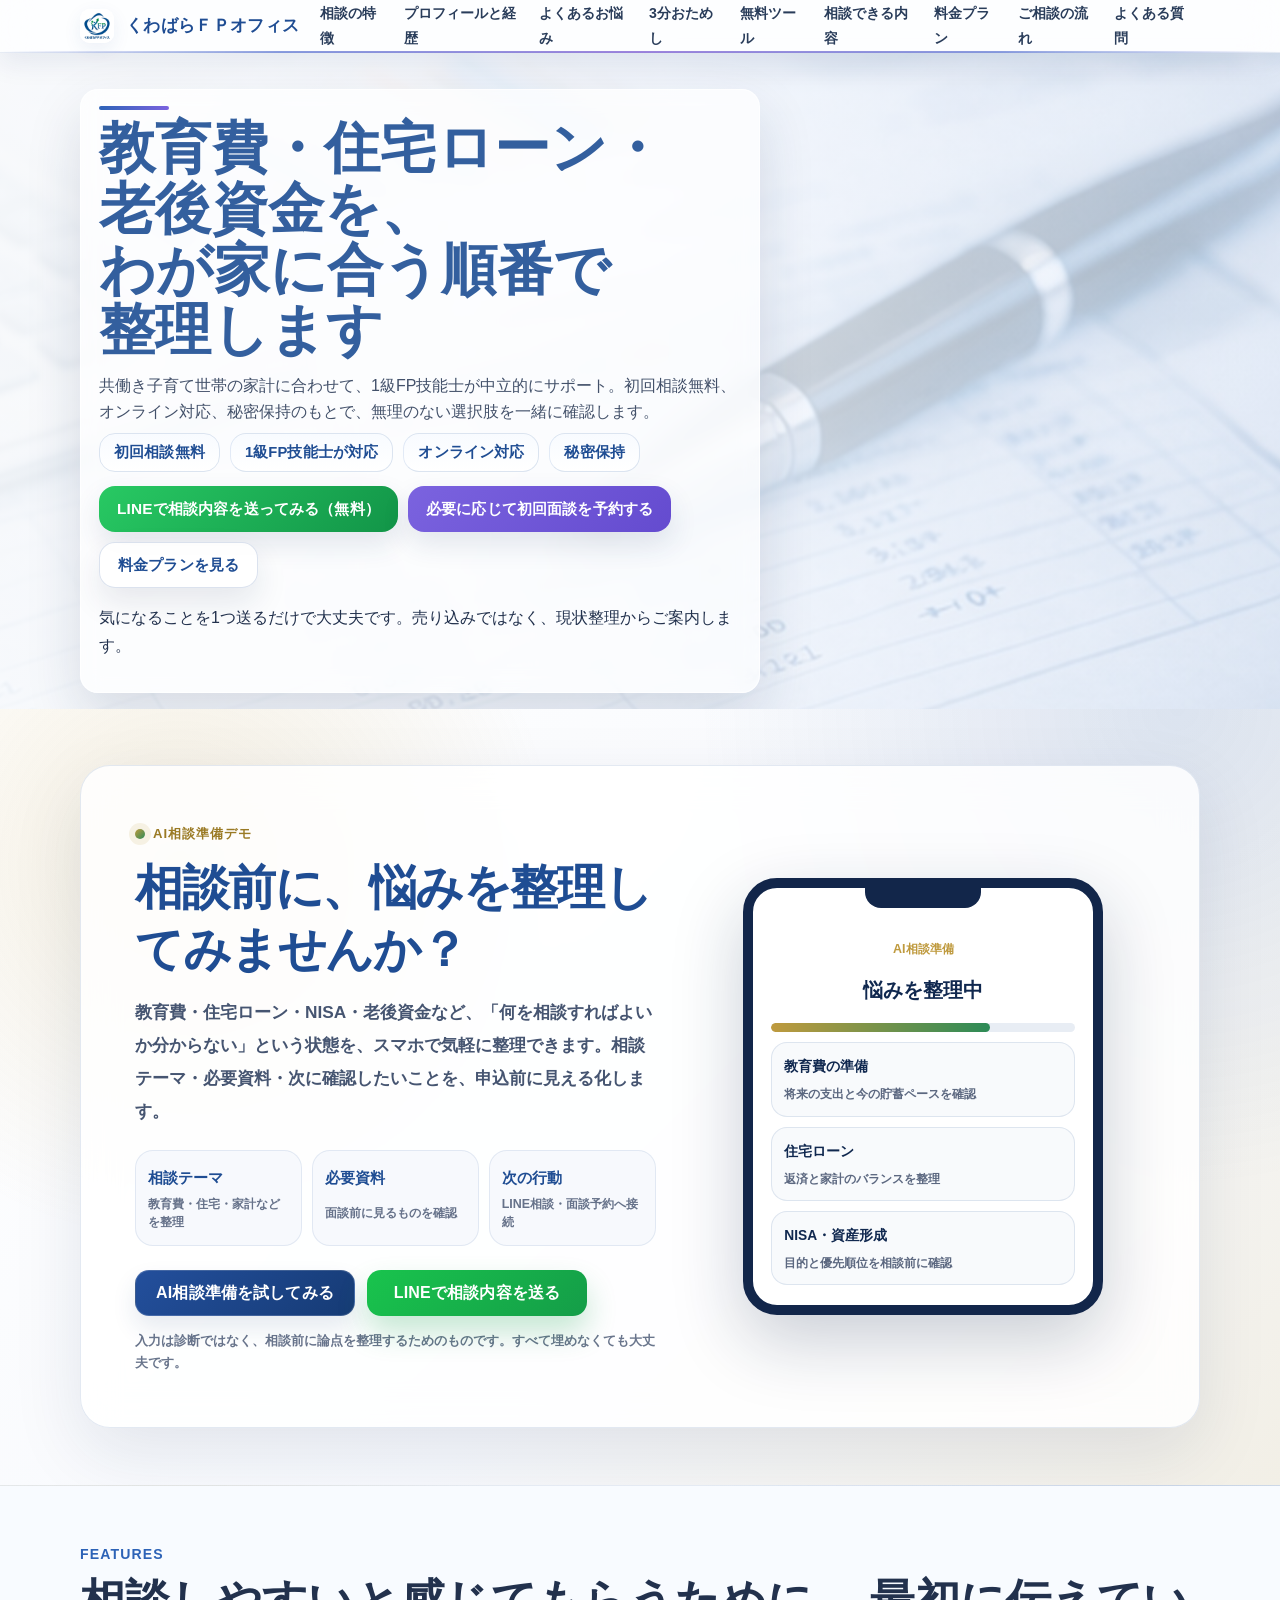
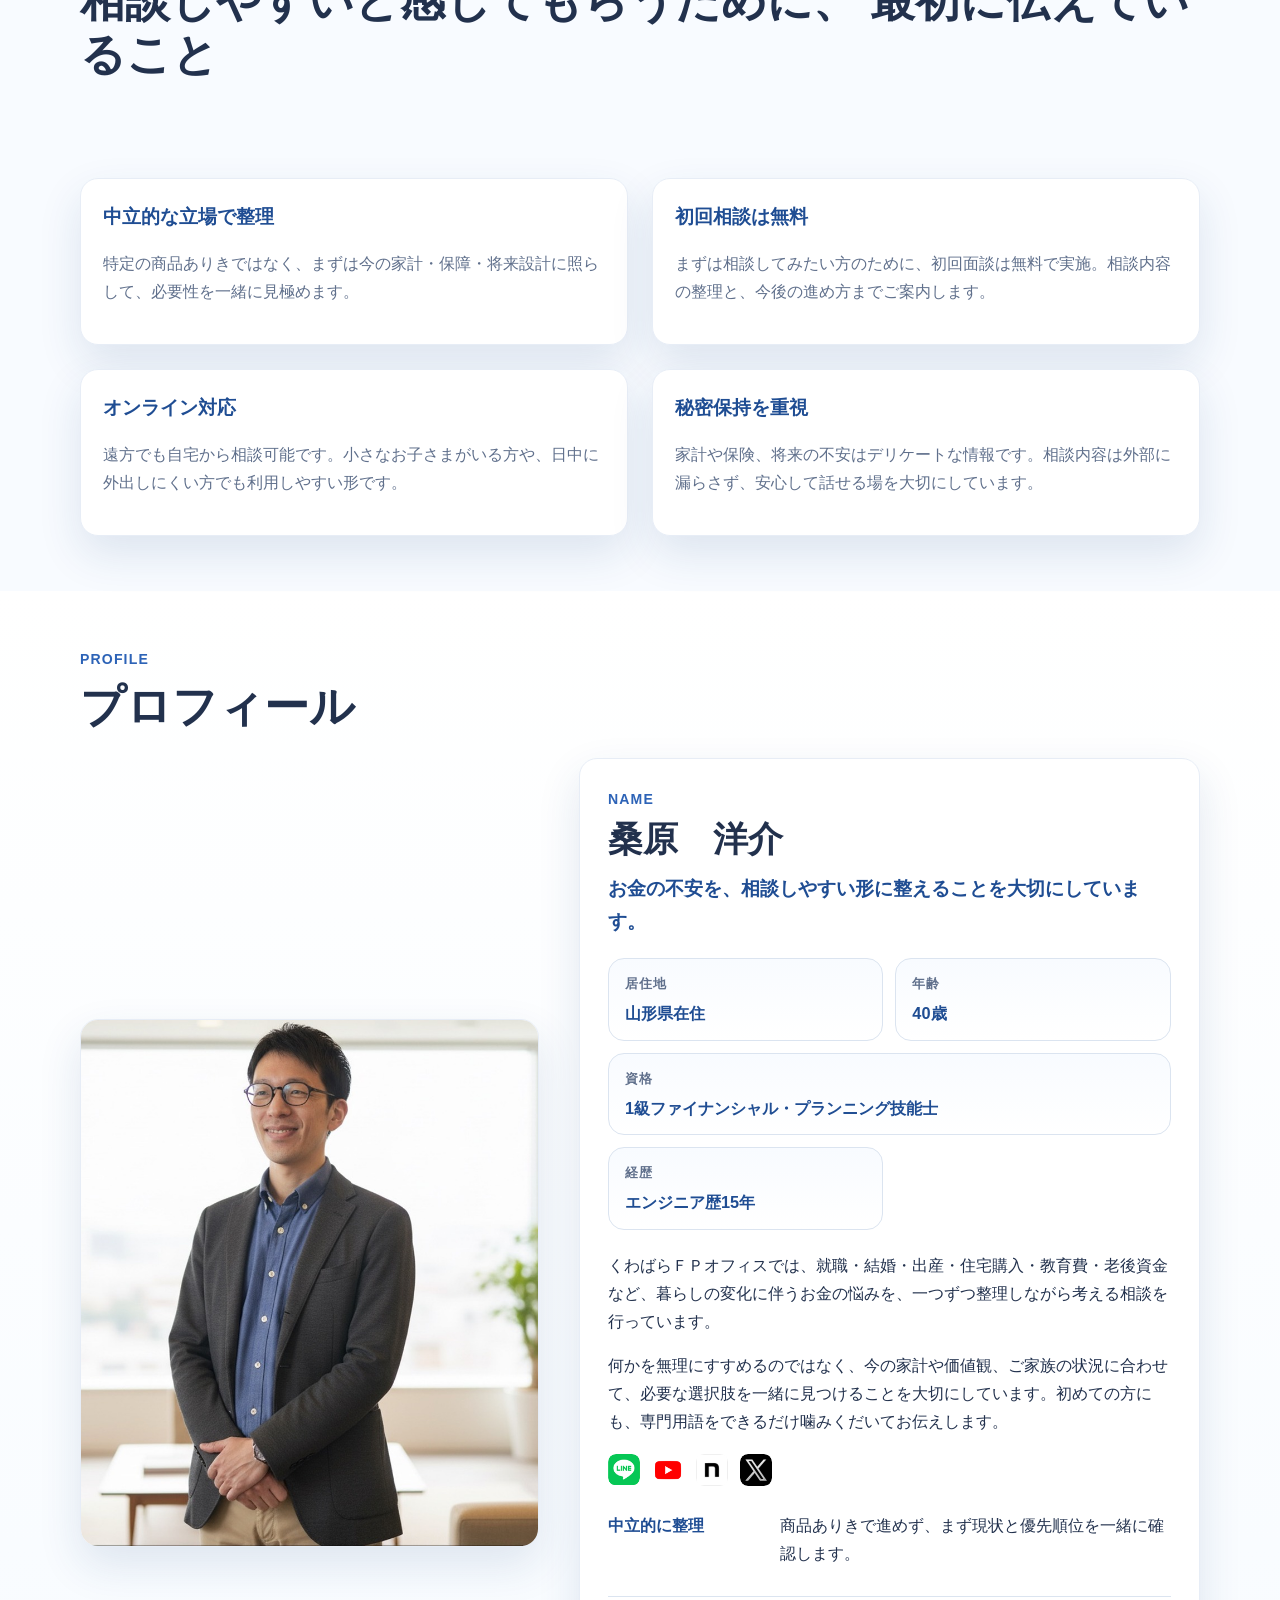
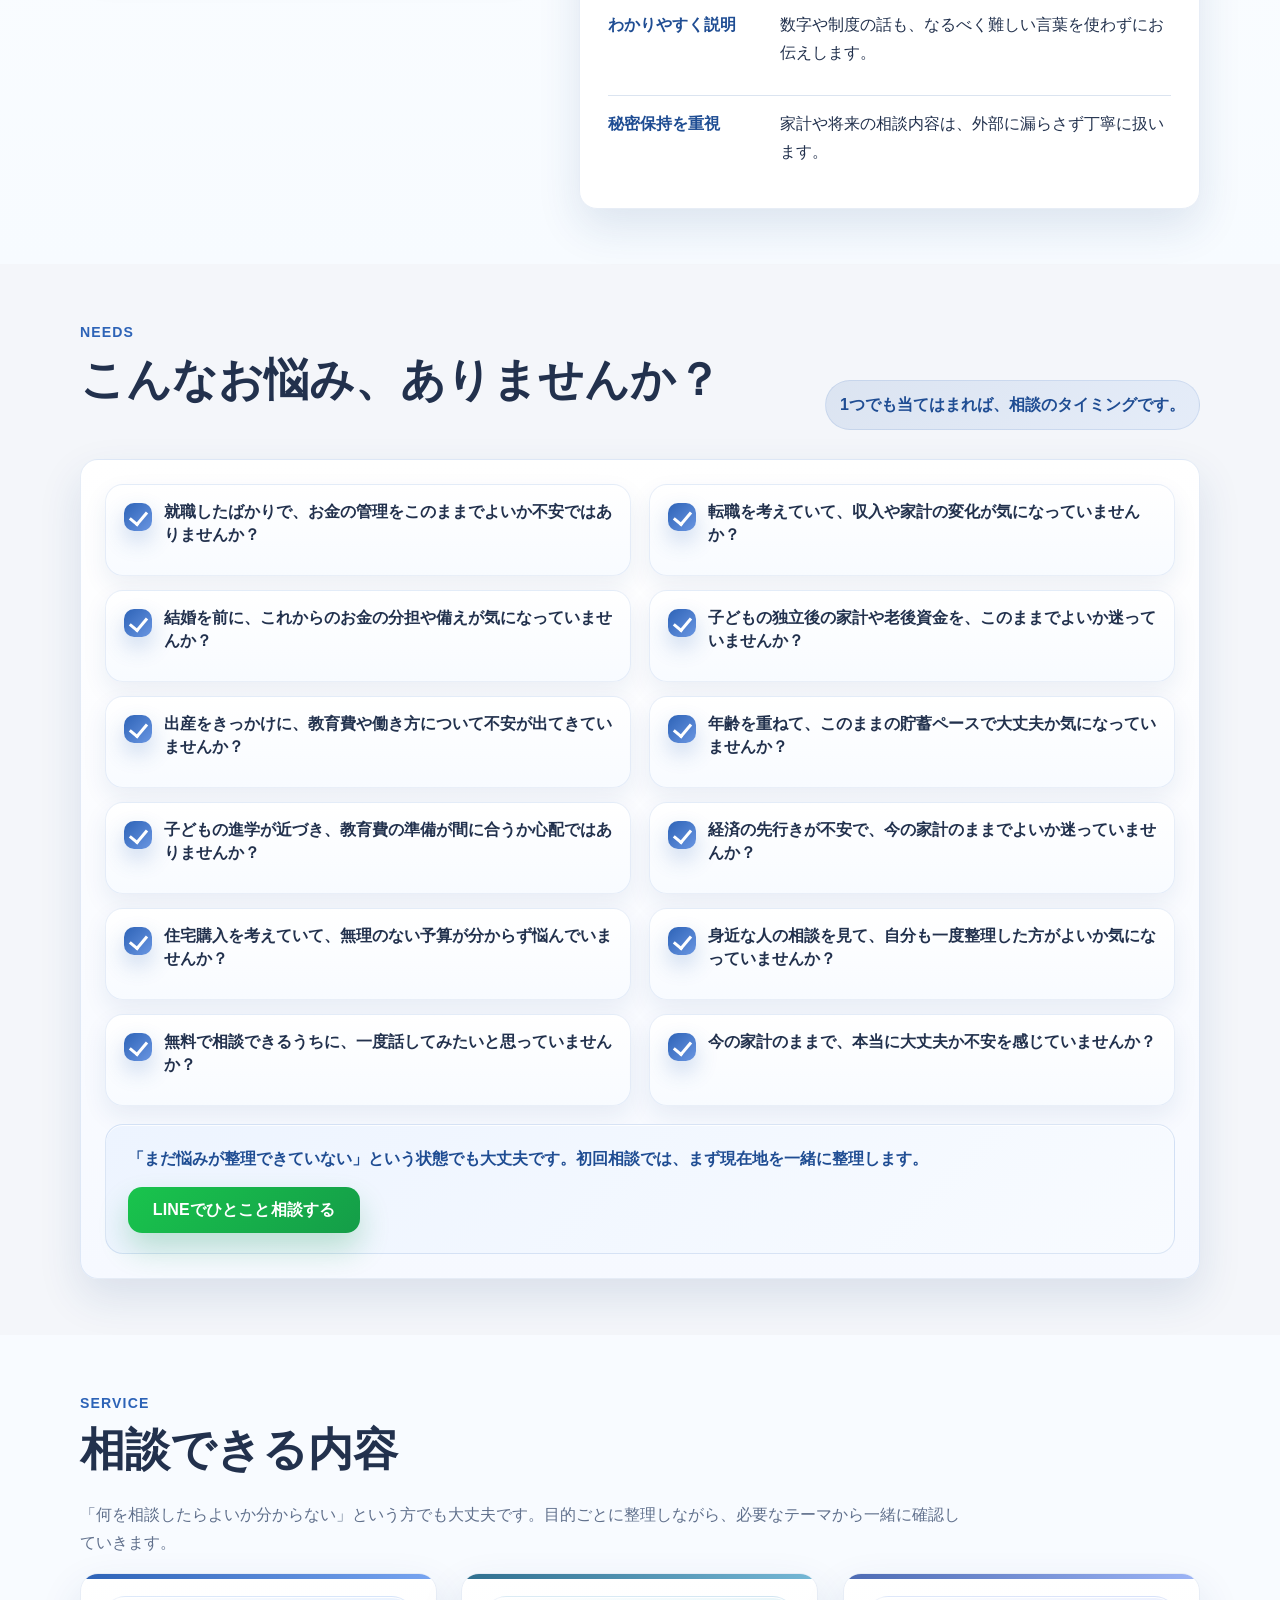
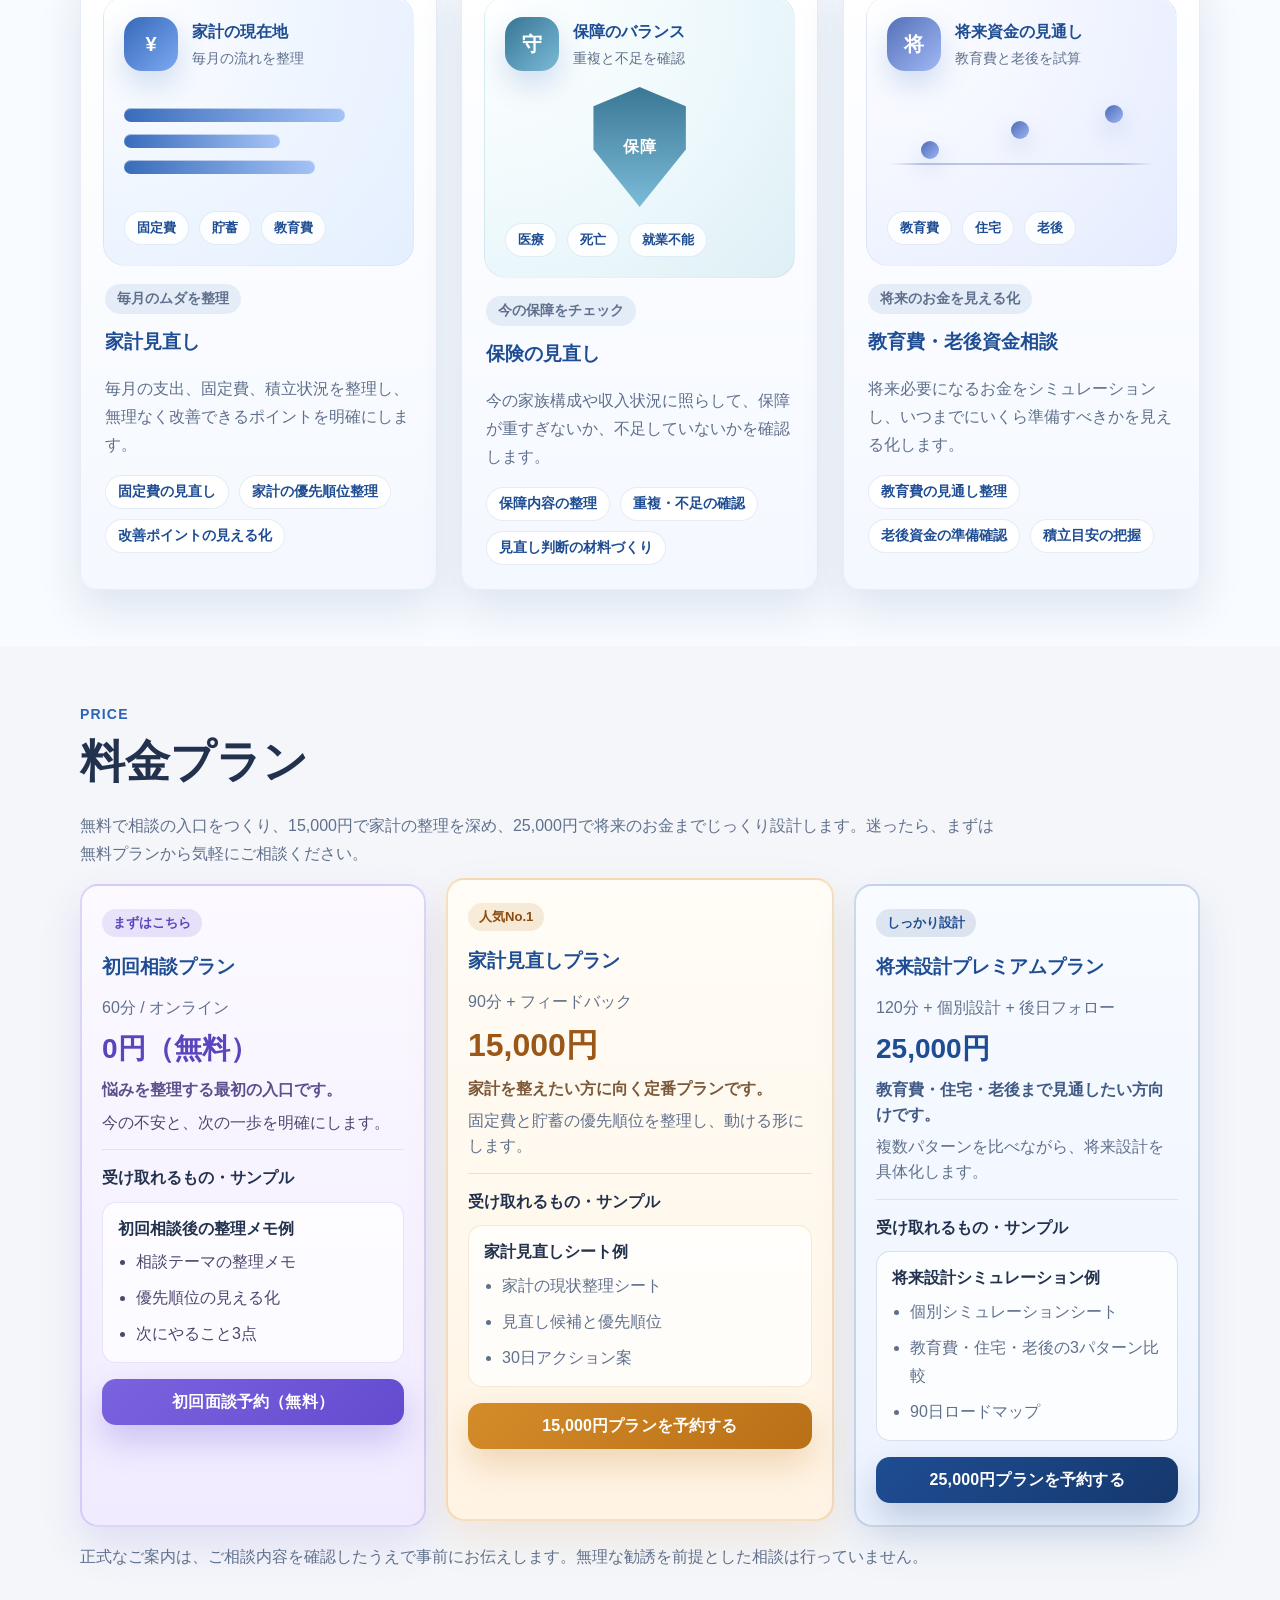
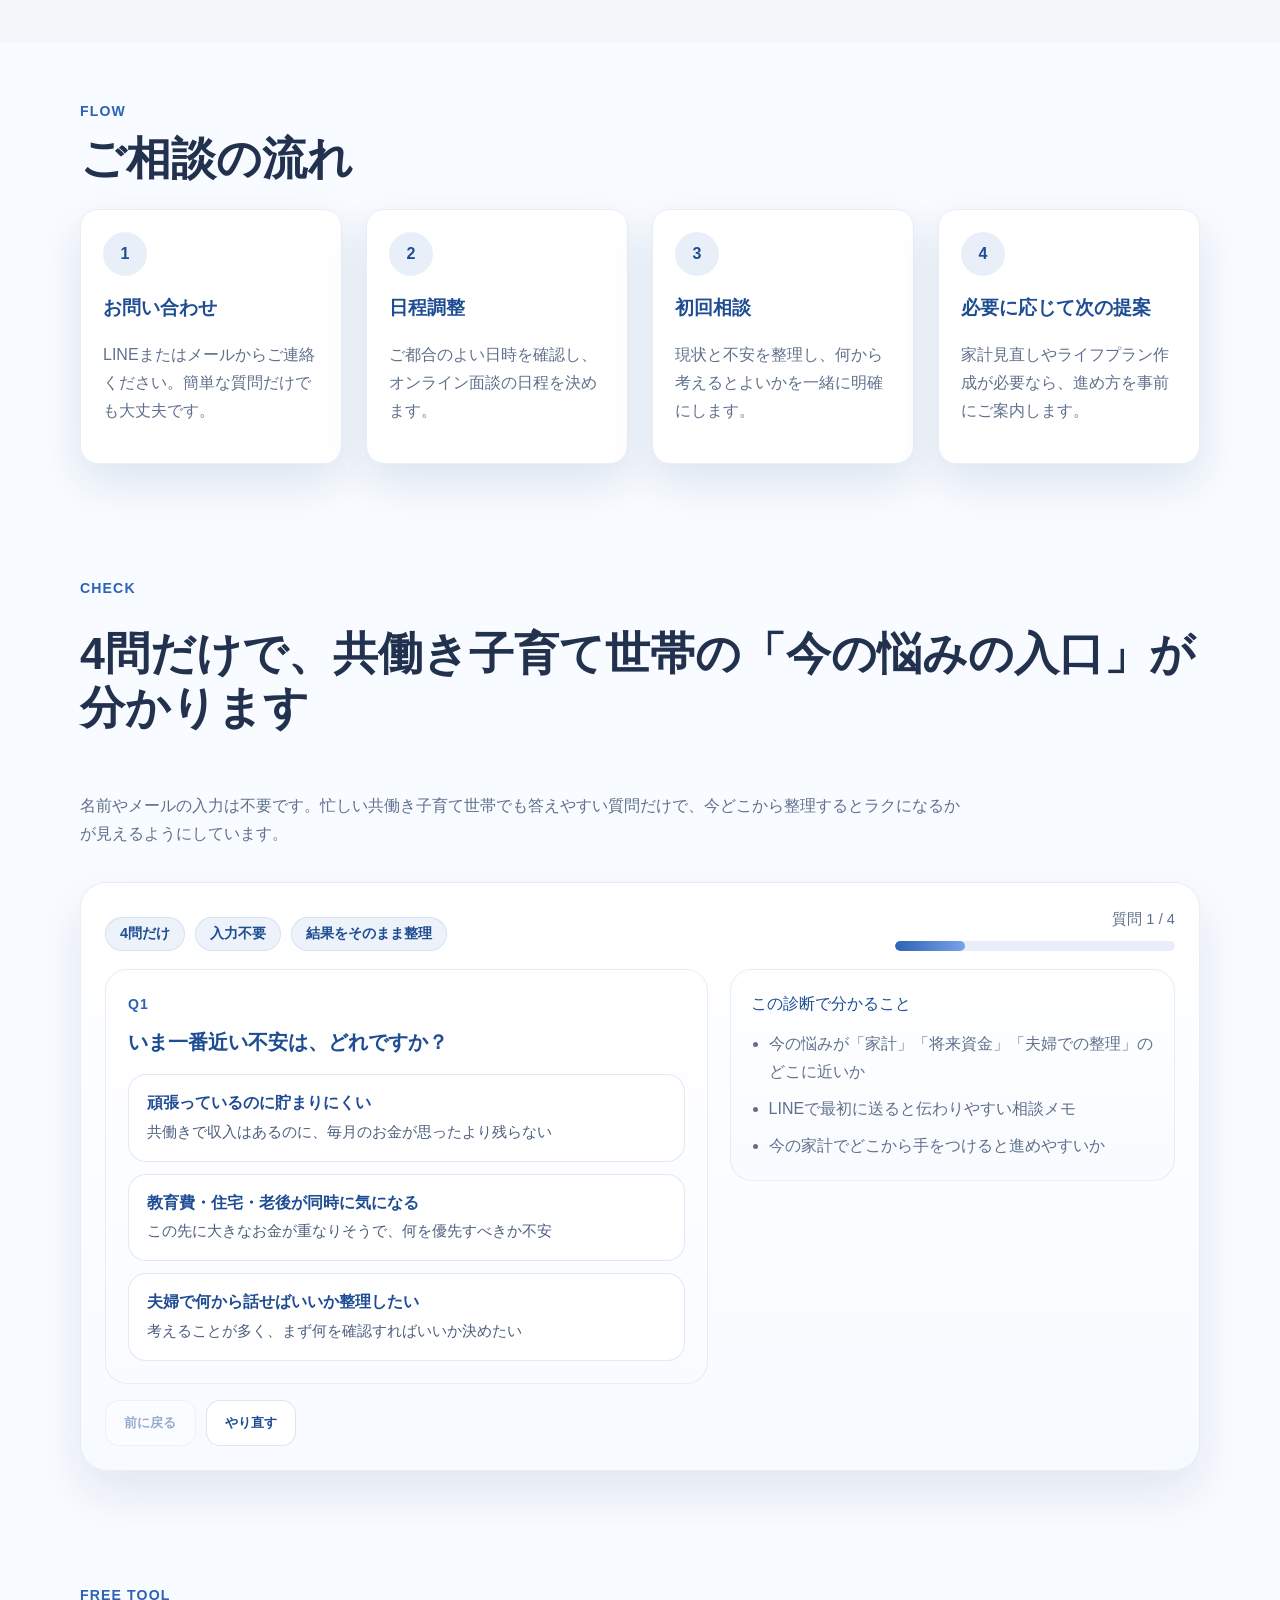
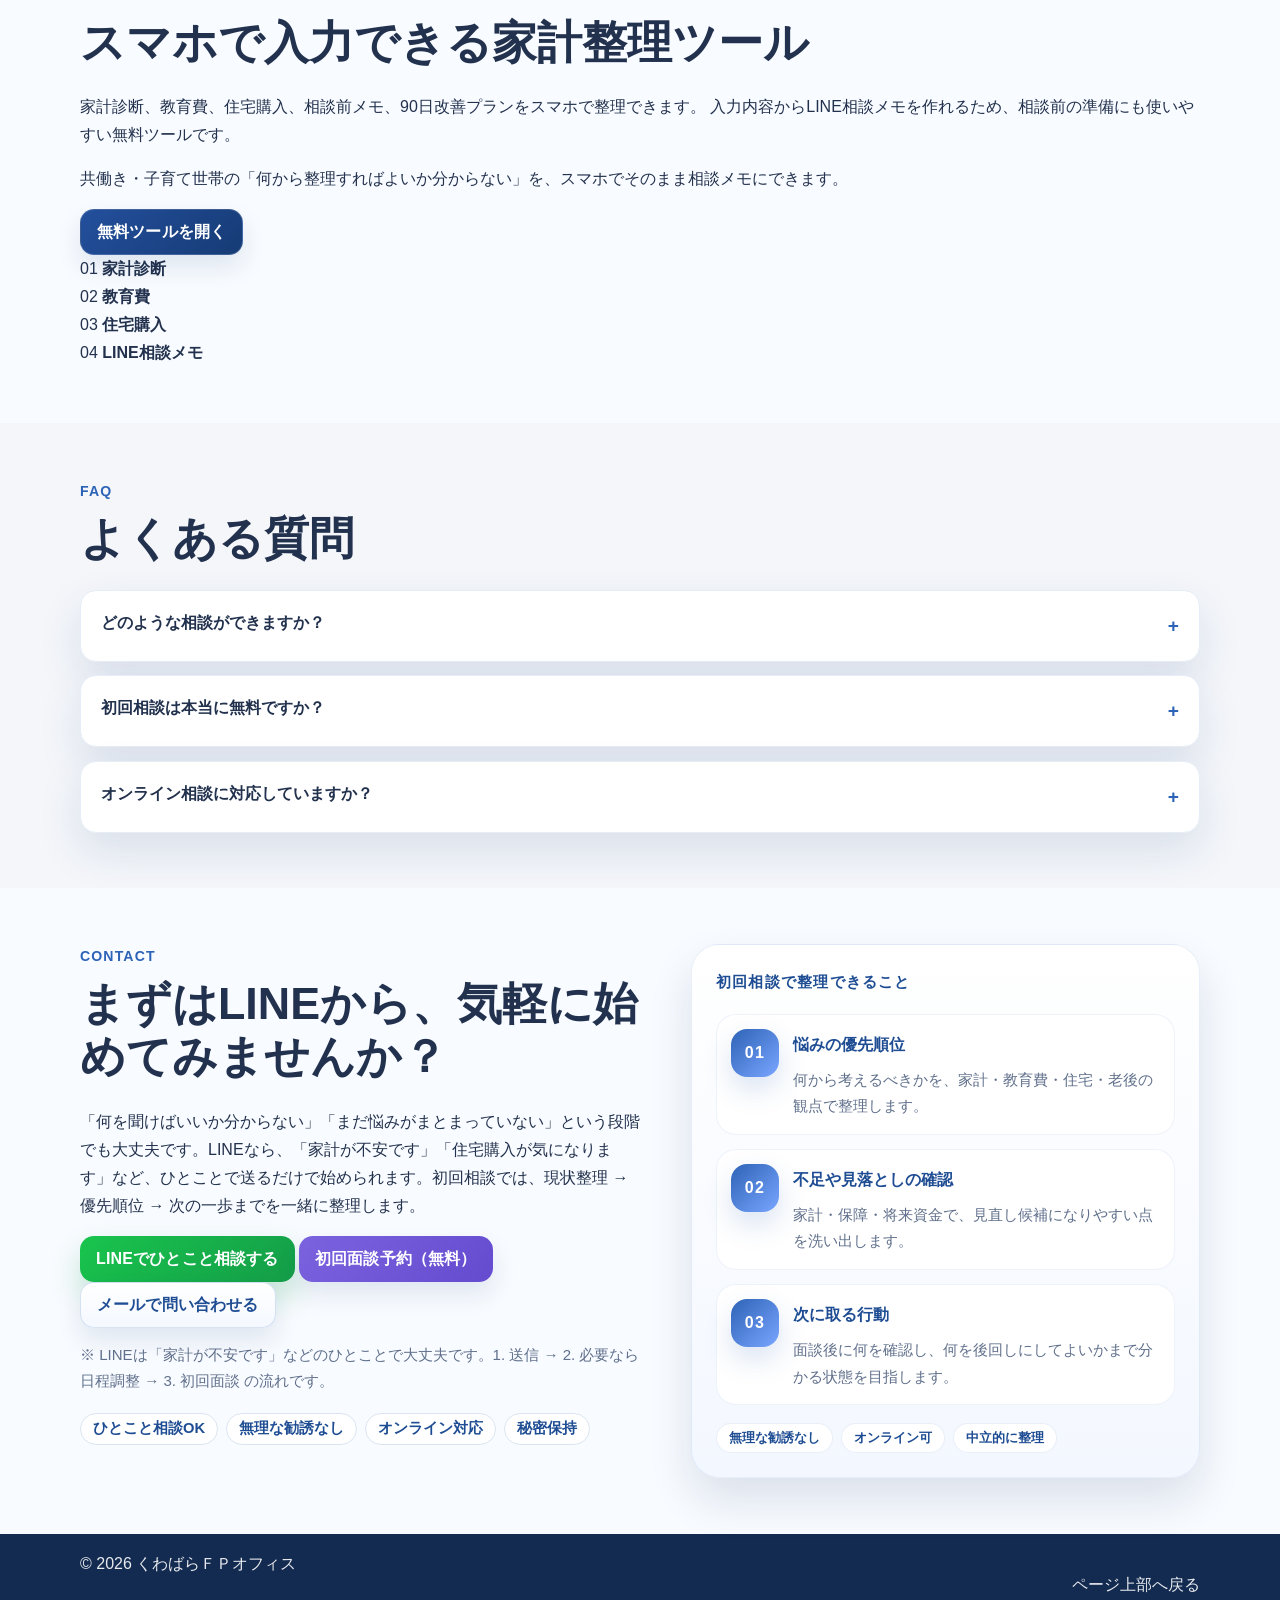
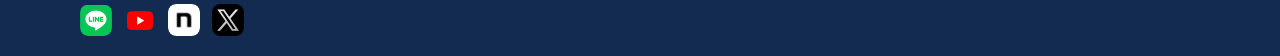
<file: index.html>
<!DOCTYPE html>

<html lang="ja">
<head>
<meta charset="utf-8"/>
<!-- Google tag (gtag.js) -->
<script async="" src="https://www.googletagmanager.com/gtag/js?id=G-1JC672H652"></script>
<script>
    window.dataLayer = window.dataLayer || [];
    function gtag(){dataLayer.push(arguments);}
    gtag('js', new Date());

    gtag('config', 'G-1JC672H652');
  </script>
<meta content="width=device-width, initial-scale=1.0" name="viewport"/>
<title>くわばらＦＰオフィス | 初回相談無料・オンライン対応のFP相談</title>
<meta content="くわばらＦＰオフィスは、家計・教育費・住宅購入・老後資金の悩みを整理するFP相談サービスです。初回相談無料、オンライン対応、中立的な立場でライフプランを見える化します。" name="description"/>
<meta content="くわばらＦＰオフィス | 初回相談無料・オンライン対応のFP相談" property="og:title"/>
<meta content="家計・教育費・住宅購入・老後資金の悩みを、初回無料で整理できるオンライン対応のFP相談です。" property="og:description"/>
<meta content="website" property="og:type"/>
<meta content="https://kuwabara-fp.github.io/" property="og:url"/>
<meta content="https://kuwabara-fp.github.io/favicon.png" property="og:image"/>
<meta content="image/png" property="og:image:type"/>
<meta content="192" property="og:image:width"/>
<meta content="192" property="og:image:height"/>
<meta content="ja_JP" property="og:locale"/>
<link href="https://kuwabara-fp.github.io/" rel="canonical"/><link as="image" href="./hero-bg-clean.jpg" rel="preload"/><meta content="#1f4d93" name="theme-color"/>
<link href="./apple-touch-icon.png" rel="apple-touch-icon" sizes="180x180"/>
<link href="./favicon.ico" rel="icon" type="image/x-icon"/>
<link href="./favicon.png" rel="icon" sizes="192x192" type="image/png"/>
<link href="style.css" rel="stylesheet"/>
<link href="mini-tools.css" rel="stylesheet"/><link href="style_patch.css" rel="stylesheet"/>
<meta content="くわばらＦＰオフィスのロゴ画像" property="og:image:alt"/><meta content="くわばらＦＰオフィス" property="og:site_name"/><meta content="summary" name="twitter:card"/><meta content="くわばらＦＰオフィス | 初回相談無料・オンライン対応のFP相談" name="twitter:title"/><meta content="家計・教育費・住宅購入・老後資金の悩みを、初回無料で整理できるオンライン対応のFP相談です。" name="twitter:description"/><meta content="https://kuwabara-fp.github.io/favicon.png" name="twitter:image"/><meta content="index,follow,max-image-preview:large,max-snippet:-1,max-video-preview:-1" name="robots"/><script data-seo="structured-data" type="application/ld+json">{"@context":"https://schema.org","@graph":[{"@type":"WebSite","name":"くわばらＦＰオフィス","url":"https://kuwabara-fp.github.io/","inLanguage":"ja-JP"},{"@type":["ProfessionalService","FinancialService"],"name":"くわばらＦＰオフィス","url":"https://kuwabara-fp.github.io/","image":"https://kuwabara-fp.github.io/profile-photo.jpg","logo":"https://kuwabara-fp.github.io/apple-touch-icon.png","description":"家計・教育費・住宅購入・老後資金の悩みを整理する、初回相談無料・オンライン対応のFP相談サービス。","areaServed":"JP","priceRange":"初回相談無料","sameAs":["https://lin.ee/rTetBKJ","https://youtube.com/@1e240k?si=uDjklptJoXEi2mPi","https://note.com/fp_yosuke","https://x.com/fp_yosuke?s=21"]},{"@type":"FAQPage","mainEntity":[{"@type":"Question","name":"どのような相談ができますか？","acceptedAnswer":{"@type":"Answer","text":"家計の見直し、教育費、住宅購入、老後資金など、お金まわりの悩み整理に対応しています。"}},{"@type":"Question","name":"初回相談は本当に無料ですか？","acceptedAnswer":{"@type":"Answer","text":"はい。初回面談は無料です。現状整理と今後の進め方の確認を中心に行います。"}},{"@type":"Question","name":"オンライン相談に対応していますか？","acceptedAnswer":{"@type":"Answer","text":"はい。オンライン対応です。ご自宅から相談しやすい形でご利用いただけます。"}}]}]}</script></head>
<body data-line-fallback-url="https://lin.ee/rTetBKJ" data-line-oa-id="@771xcevp">
<header class="site-header" id="top">
<div class="container header-inner">
<a class="brand" href="#top"><span aria-hidden="true" class="brand-mark"><img alt="" src="./favicon.png"/></span><span class="brand-text">くわばらＦＰオフィス</span></a>
<button aria-controls="global-nav" aria-expanded="false" class="menu-toggle" type="button">メニュー</button>
<nav aria-label="グローバルナビゲーション" class="global-nav" id="global-nav">
<a href="#reasons">相談の特徴</a>
<a href="#profile">プロフィールと経歴</a>
<a href="#needs">よくあるお悩み</a>
<a href="#precheck">3分おためし</a>
<a href="./fp-smartphone-input.html">無料ツール</a>
<a href="#services">相談できる内容</a>
<a href="#fees">料金プラン</a>
<a href="#flow">ご相談の流れ</a>
<a href="#faq">よくある質問</a>
</nav>
</div>
</header>
<main>
<section class="hero">
<div class="hero-overlay"></div>
<div class="container hero-grid">
<div class="hero-copy">
<h1 class="reveal delay-2 hero-title-mobile"><span class="hero-title-line">教育費・住宅ローン・</span><span class="hero-title-line">老後資金を、</span><span class="hero-title-line">わが家に合う順番で</span><span class="hero-title-line">整理します</span></h1>
<p class="hero-text reveal delay-3">共働き子育て世帯の家計に合わせて、1級FP技能士が中立的にサポート。初回相談無料、オンライン対応、秘密保持のもとで、無理のない選択肢を一緒に確認します。</p>
<div class="hero-badges reveal delay-4" aria-label="安心して相談できる理由">
<span>初回相談無料</span>
<span>1級FP技能士が対応</span>
<span>オンライン対応</span>
<span>秘密保持</span>
</div>
<div class="hero-buttons reveal delay-4">
<a class="button line lift-on-hover" href="https://lin.ee/rTetBKJ" rel="noopener noreferrer" target="_blank"><span>LINEで相談内容を送ってみる（無料）</span></a>
<a class="button reserve lift-on-hover reserve-free" href="https://app.spirinc.com/t/i51z4D0myb7D1Fd-R63M6/as/he_EM0oRj1WhJec_xsWiC/confirm" rel="noopener noreferrer" target="_blank"><span>必要に応じて初回面談を予約する</span></a>
<a class="button ghost lift-on-hover" href="#fees">料金プランを見る</a>
</div>
<p class="hero-cta-note reveal delay-4">気になることを1つ送るだけで大丈夫です。売り込みではなく、現状整理からご案内します。</p>
</div>
</div>
</section>
<section class="section section-soft" id="reasons">
<div class="container">
<p class="section-label reveal">FEATURES</p>
<h2 class="reveal">相談しやすいと感じてもらうために、
          最初に伝えていること</h2>
<p class="section-intro reveal">はじめてFP相談を受ける方が不安になりやすい点を、先に明確にしています。営業色を抑え、オンラインでも安心して相談できる設計にしています。</p>
<div class="reason-cards">
<article class="reason-card reveal stagger-2 lift-on-hover">
<h3>中立的な立場で整理</h3>
<p>特定の商品ありきではなく、まずは今の家計・保障・将来設計に照らして、必要性を一緒に見極めます。</p>
</article>
<article class="reason-card reveal stagger-3 lift-on-hover">
<h3>初回相談は無料</h3>
<p>まずは相談してみたい方のために、初回面談は無料で実施。相談内容の整理と、今後の進め方までご案内します。</p>
</article>
<article class="reason-card reveal stagger-5 lift-on-hover">
<h3>オンライン対応</h3>
<p>遠方でも自宅から相談可能です。小さなお子さまがいる方や、日中に外出しにくい方でも利用しやすい形です。</p>
</article>
<article class="reason-card reveal stagger-6 lift-on-hover">
<h3>秘密保持を重視</h3>
<p>家計や保険、将来の不安はデリケートな情報です。相談内容は外部に漏らさず、安心して話せる場を大切にしています。</p>
</article>
</div>
</div>
</section>
<section class="section profile-section" id="profile">
<div class="container">
<p class="section-label reveal">PROFILE</p>
<h2 class="reveal">プロフィール</h2>
<div class="profile-grid">
<div class="profile-photo-wrap reveal stagger-1">
<img alt="くわばらＦＰオフィスのプロフィール写真" height="1200" src="./profile-photo.jpg" width="820"/>
</div>
<div class="profile-copy reveal stagger-2">
<p class="section-label profile-name-label">NAME</p>
<h3 class="profile-name">桑原　洋介</h3>
<p class="profile-lead">お金の不安を、相談しやすい形に整えることを大切にしています。</p>
<div class="profile-facts">
<div class="profile-fact">
<span class="fact-label">居住地</span>
<strong>山形県在住</strong>
</div>
<div class="profile-fact">
<span class="fact-label">年齢</span>
<strong><span data-birth="1986-09-19" id="age-display">39</span>歳</strong>
</div>
<div class="profile-fact profile-fact-wide">
<span class="fact-label">資格</span>
<strong>1級ファイナンシャル・プランニング技能士</strong>
</div>
<div class="profile-fact">
<span class="fact-label">経歴</span>
<strong>エンジニア歴15年</strong>
</div>
</div>
<p>くわばらＦＰオフィスでは、就職・結婚・出産・住宅購入・教育費・老後資金など、暮らしの変化に伴うお金の悩みを、一つずつ整理しながら考える相談を行っています。</p>
<p>何かを無理にすすめるのではなく、今の家計や価値観、ご家族の状況に合わせて、必要な選択肢を一緒に見つけることを大切にしています。初めての方にも、専門用語をできるだけ噛みくだいてお伝えします。</p>
<div aria-label="桑原洋介の発信リンク" class="profile-links"><a aria-label="LINEで友だち追加" class="social-logo-btn social-logo-btn-line" href="https://lin.ee/rTetBKJ" rel="noopener noreferrer" target="_blank"><img alt="" aria-hidden="true" src="./line_icon_original_crop.png"/><span class="sr-only">LINEで友だち追加</span></a><a aria-label="YouTube公式チャンネル" class="social-logo-btn social-logo-btn-youtube" href="https://youtube.com/@1e240k?si=uDjklptJoXEi2mPi" rel="noopener noreferrer" target="_blank"><img alt="" aria-hidden="true" src="./youtube_play_icon.png"/><span class="sr-only">YouTube公式チャンネル</span></a><a aria-label="noteの記事" class="social-logo-btn social-logo-btn-note" href="https://note.com/fp_yosuke" rel="noopener noreferrer" target="_blank"><img alt="" aria-hidden="true" src="./note_icon_square_profile.png"/><span class="sr-only">noteの記事</span></a><a aria-label="Xの投稿" class="social-logo-btn social-logo-btn-x" href="https://x.com/fp_yosuke?s=21" rel="noopener noreferrer" target="_blank"><img alt="" aria-hidden="true" src="./x_icon_512.png"/><span class="sr-only">Xの投稿</span></a></div>
<ul class="profile-points">
<li><strong>中立的に整理</strong><span>商品ありきで進めず、まず現状と優先順位を一緒に確認します。</span></li>
<li><strong>わかりやすく説明</strong><span>数字や制度の話も、なるべく難しい言葉を使わずにお伝えします。</span></li>
<li><strong>秘密保持を重視</strong><span>家計や将来の相談内容は、外部に漏らさず丁寧に扱います。</span></li>
</ul>
</div>
</div>
</div>
</section>
<section class="section" id="needs">
<div class="container">
<div class="section-head reveal">
<div>
<p class="section-label">NEEDS</p>
<h2>こんなお悩み、ありませんか？</h2>
</div>
<div class="head-note">1つでも当てはまれば、相談のタイミングです。</div>
</div>
<div class="needs-box reveal">
<div class="needs-grid">
<div class="need-item reveal stagger-1"><span class="need-check"></span><span>就職したばかりで、お金の管理をこのままでよいか不安ではありませんか？</span></div>
<div class="need-item reveal stagger-2"><span class="need-check"></span><span>転職を考えていて、収入や家計の変化が気になっていませんか？</span></div>
<div class="need-item reveal stagger-3"><span class="need-check"></span><span>結婚を前に、これからのお金の分担や備えが気になっていませんか？</span></div>
<div class="need-item reveal stagger-4"><span class="need-check"></span><span>子どもの独立後の家計や老後資金を、このままでよいか迷っていませんか？</span></div>
<div class="need-item reveal stagger-5"><span class="need-check"></span><span>出産をきっかけに、教育費や働き方について不安が出てきていませんか？</span></div>
<div class="need-item reveal stagger-6"><span class="need-check"></span><span>年齢を重ねて、このままの貯蓄ペースで大丈夫か気になっていませんか？</span></div>
<div class="need-item reveal stagger-1"><span class="need-check"></span><span>子どもの進学が近づき、教育費の準備が間に合うか心配ではありませんか？</span></div>
<div class="need-item reveal stagger-2"><span class="need-check"></span><span>経済の先行きが不安で、今の家計のままでよいか迷っていませんか？</span></div>
<div class="need-item reveal stagger-3"><span class="need-check"></span><span>住宅購入を考えていて、無理のない予算が分からず悩んでいませんか？</span></div>
<div class="need-item reveal stagger-4"><span class="need-check"></span><span>身近な人の相談を見て、自分も一度整理した方がよいか気になっていませんか？</span></div>
<div class="need-item reveal stagger-5"><span class="need-check"></span><span>無料で相談できるうちに、一度話してみたいと思っていませんか？</span></div>
<div class="need-item reveal stagger-6"><span class="need-check"></span><span>今の家計のままで、本当に大丈夫か不安を感じていませんか？</span></div>
</div>
<div class="needs-cta reveal delay-3">
<p>「まだ悩みが整理できていない」という状態でも大丈夫です。初回相談では、まず現在地を一緒に整理します。</p>
<a class="button line lift-on-hover" href="https://lin.ee/rTetBKJ" rel="noopener noreferrer" target="_blank"><span>LINEでひとこと相談する</span></a>
</div>
</div>
</div>
</section>
<section class="section section-soft" id="services">
<div class="container">
<p class="section-label reveal">SERVICE</p>
<h2 class="reveal">相談できる内容</h2>
<p class="section-intro reveal">「何を相談したらよいか分からない」という方でも大丈夫です。目的ごとに整理しながら、必要なテーマから一緒に確認していきます。</p>
<div class="cards service-cards">
<article class="card service-card service-card-kakei reveal stagger-1 lift-on-hover">
<div aria-hidden="true" class="service-image-wrap service-visual service-visual-kakei">
<div class="service-visual-head">
<span class="service-icon-badge">¥</span>
<div class="service-visual-copy">
<strong>家計の現在地</strong>
<span>毎月の流れを整理</span>
</div>
</div>
<div class="service-bars">
<span style="--w: 82%"></span>
<span style="--w: 58%"></span>
<span style="--w: 71%"></span>
</div>
<div class="service-mini-chips">
<span>固定費</span>
<span>貯蓄</span>
<span>教育費</span>
</div>
</div>
<p class="service-tag">毎月のムダを整理</p>
<h3>家計見直し</h3>
<p>毎月の支出、固定費、積立状況を整理し、無理なく改善できるポイントを明確にします。</p>
<ul class="service-points">
<li>固定費の見直し</li>
<li>家計の優先順位整理</li>
<li>改善ポイントの見える化</li>
</ul>
</article>
<article class="card service-card service-card-hoken reveal stagger-2 lift-on-hover">
<div aria-hidden="true" class="service-image-wrap service-visual service-visual-hoken">
<div class="service-visual-head">
<span class="service-icon-badge">守</span>
<div class="service-visual-copy">
<strong>保障のバランス</strong>
<span>重複と不足を確認</span>
</div>
</div>
<div class="service-shield">
<span class="shield-main">保障</span>
</div>
<div class="service-mini-chips">
<span>医療</span>
<span>死亡</span>
<span>就業不能</span>
</div>
</div>
<p class="service-tag">今の保障をチェック</p>
<h3>保険の見直し</h3>
<p>今の家族構成や収入状況に照らして、保障が重すぎないか、不足していないかを確認します。</p>
<ul class="service-points">
<li>保障内容の整理</li>
<li>重複・不足の確認</li>
<li>見直し判断の材料づくり</li>
</ul>
</article>
<article class="card service-card service-card-rougo reveal stagger-3 lift-on-hover">
<div aria-hidden="true" class="service-image-wrap service-visual service-visual-rougo">
<div class="service-visual-head">
<span class="service-icon-badge">将</span>
<div class="service-visual-copy">
<strong>将来資金の見通し</strong>
<span>教育費と老後を試算</span>
</div>
</div>
<div class="service-graph">
<span class="graph-line"></span>
<span class="graph-dot dot-1"></span>
<span class="graph-dot dot-2"></span>
<span class="graph-dot dot-3"></span>
</div>
<div class="service-mini-chips">
<span>教育費</span>
<span>住宅</span>
<span>老後</span>
</div>
</div>
<p class="service-tag">将来のお金を見える化</p>
<h3>教育費・老後資金相談</h3>
<p>将来必要になるお金をシミュレーションし、いつまでにいくら準備すべきかを見える化します。</p>
<ul class="service-points">
<li>教育費の見通し整理</li>
<li>老後資金の準備確認</li>
<li>積立目安の把握</li>
</ul>
</article>
</div>
</div>
</section>
<section class="section" id="fees">
<div class="container">
<p class="section-label reveal">PRICE</p>
<h2 class="reveal">料金プラン</h2>
<p class="section-intro reveal">無料で相談の入口をつくり、15,000円で家計の整理を深め、25,000円で将来のお金までじっくり設計します。迷ったら、まずは無料プランから気軽にご相談ください。</p>
<div class="pricing-cards pricing-cards-three">
<article class="pricing-card pricing-card-free reveal stagger-1 lift-on-hover">
<p class="plan-badge plan-badge-free">まずはこちら</p>
<h3>初回相談プラン</h3>
<p class="plan-time">60分 / オンライン</p>
<p class="plan-price">0円（無料）</p>
<p class="plan-note">悩みを整理する最初の入口です。</p>
<p class="plan-copy">今の不安と、次の一歩を明確にします。</p>
<div class="plan-block plan-block-merged">
<h4>受け取れるもの・サンプル</h4>
<div class="plan-sample-box">
<p class="plan-sample-title">初回相談後の整理メモ例</p>
<ul class="plan-sample-list">
<li>相談テーマの整理メモ</li>
<li>優先順位の見える化</li>
<li>次にやること3点</li>
</ul>
</div>
</div>
<div class="plan-actions">
<a class="button reserve lift-on-hover reserve-free" href="https://app.spirinc.com/t/i51z4D0myb7D1Fd-R63M6/as/he_EM0oRj1WhJec_xsWiC/confirm" rel="noopener noreferrer" target="_blank"><span>初回面談予約（無料）</span></a>
</div>
</article>
<article class="pricing-card featured reveal stagger-2 lift-on-hover">
<p class="plan-badge">人気No.1</p>
<h3>家計見直しプラン</h3>
<p class="plan-time">90分 + フィードバック</p>
<p class="plan-price">15,000円</p>
<p class="plan-note">家計を整えたい方に向く定番プランです。</p>
<p class="plan-copy">固定費と貯蓄の優先順位を整理し、動ける形にします。</p>
<div class="plan-block plan-block-merged">
<h4>受け取れるもの・サンプル</h4>
<div class="plan-sample-box">
<p class="plan-sample-title">家計見直しシート例</p>
<ul class="plan-sample-list">
<li>家計の現状整理シート</li>
<li>見直し候補と優先順位</li>
<li>30日アクション案</li>
</ul>
</div>
</div>
<div class="plan-actions">
<a class="button reserve lift-on-hover" href="https://app.spirinc.com/t/i51z4D0myb7D1Fd-R63M6/as/3a4anx7fkknRCGLpdVs7C/confirm" rel="noopener noreferrer" target="_blank"><span>15,000円プランを予約する</span></a>
</div>
</article>
<article class="pricing-card pricing-card-premium reveal stagger-3 lift-on-hover">
<p class="plan-badge plan-badge-soft">しっかり設計</p>
<h3>将来設計プレミアムプラン</h3>
<p class="plan-time">120分 + 個別設計 + 後日フォロー</p>
<p class="plan-price">25,000円</p>
<p class="plan-note">教育費・住宅・老後まで見通したい方向けです。</p>
<p class="plan-copy">複数パターンを比べながら、将来設計を具体化します。</p>
<div class="plan-block plan-block-merged">
<h4>受け取れるもの・サンプル</h4>
<div class="plan-sample-box">
<p class="plan-sample-title">将来設計シミュレーション例</p>
<ul class="plan-sample-list">
<li>個別シミュレーションシート</li>
<li>教育費・住宅・老後の3パターン比較</li>
<li>90日ロードマップ</li>
</ul>
</div>
</div>
<div class="plan-actions">
<a class="button mail lift-on-hover" href="https://app.spirinc.com/t/i51z4D0myb7D1Fd-R63M6/as/oEa_Nfm5Fnm1v_IjSLdD-/confirm" rel="noopener noreferrer" target="_blank"><span>25,000円プランを予約する</span></a>
</div>
</article>
</div>
<p class="note reveal">正式なご案内は、ご相談内容を確認したうえで事前にお伝えします。無理な勧誘を前提とした相談は行っていません。</p>
</div>
</section>
<section class="section section-soft" id="flow">
<div class="container">
<p class="section-label reveal">FLOW</p>
<h2 class="reveal">ご相談の流れ</h2>
<div class="steps">
<div class="step reveal stagger-1 lift-on-hover"><span>1</span><h3>お問い合わせ</h3><p>LINEまたはメールからご連絡ください。簡単な質問だけでも大丈夫です。</p></div>
<div class="step reveal stagger-2 lift-on-hover"><span>2</span><h3>日程調整</h3><p>ご都合のよい日時を確認し、オンライン面談の日程を決めます。</p></div>
<div class="step reveal stagger-3 lift-on-hover"><span>3</span><h3>初回相談</h3><p>現状と不安を整理し、何から考えるとよいかを一緒に明確にします。</p></div>
<div class="step reveal stagger-4 lift-on-hover"><span>4</span><h3>必要に応じて次の提案</h3><p>家計見直しやライフプラン作成が必要なら、進め方を事前にご案内します。</p></div>
</div>
</div>
</section>
<section class="section section-soft precheck-section" id="precheck">
<div class="container">
<p class="section-label reveal">CHECK</p>
<h2 class="reveal">4問だけで、共働き子育て世帯の「今の悩みの入口」が分かります</h2>
<p class="section-intro reveal">名前やメールの入力は不要です。忙しい共働き子育て世帯でも答えやすい質問だけで、今どこから整理するとラクになるかが見えるようにしています。</p>
<div class="diagnostic-shell reveal">
<div class="diagnostic-head">
<div class="diagnostic-chip-row" aria-label="診断の特徴">
<span class="diagnostic-chip">4問だけ</span>
<span class="diagnostic-chip">入力不要</span>
<span class="diagnostic-chip">結果をそのまま整理</span>
</div>
<div class="diagnostic-progress-wrap" aria-live="polite">
<p class="diagnostic-progress-text" id="diag-progress-text">質問 1 / 4</p>
<div aria-hidden="true" class="diagnostic-progress"><span id="diag-progress-bar"></span></div>
</div>
</div>
<div class="diagnostic-layout">
<form class="inline-diagnosis-form" id="inline-diagnosis-form">
<section class="diag-step is-active" data-question="theme" data-step="1">
<p class="diag-step-label">Q1</p>
<h3>いま一番近い不安は、どれですか？</h3>
<div class="diag-options">
<button class="diag-option" data-label="頑張っているのに貯まりにくい" data-value="kakei" type="button"><strong>頑張っているのに貯まりにくい</strong><span>共働きで収入はあるのに、毎月のお金が思ったより残らない</span></button>
<button class="diag-option" data-label="教育費・住宅・老後が同時に気になる" data-value="future" type="button"><strong>教育費・住宅・老後が同時に気になる</strong><span>この先に大きなお金が重なりそうで、何を優先すべきか不安</span></button>
<button class="diag-option" data-label="夫婦で何から話せばいいか整理したい" data-value="start" type="button"><strong>夫婦で何から話せばいいか整理したい</strong><span>考えることが多く、まず何を確認すればいいか決めたい</span></button>
</div>
</section>
<section class="diag-step" data-question="clarity" data-step="2" hidden>
<p class="diag-step-label">Q2</p>
<h3>今の家計や将来のお金の見え方は、どれに近いですか？</h3>
<div class="diag-options">
<button class="diag-option" data-label="大枠はつかめている" data-value="high" type="button"><strong>大枠はつかめている</strong><span>収入、固定費、貯蓄の流れはだいたい分かっている</span></button>
<button class="diag-option" data-label="一部だけ分かる" data-value="mid" type="button"><strong>一部だけ分かる</strong><span>毎月の家計は分かるが、教育費や特別費までは整理しきれていない</span></button>
<button class="diag-option" data-label="忙しくて後回しになっている" data-value="low" type="button"><strong>忙しくて後回しになっている</strong><span>子育てや仕事で手いっぱいで、落ち着いて見直す時間が取れていない</span></button>
</div>
</section>
<section class="diag-step" data-question="urgency" data-step="3" hidden>
<p class="diag-step-label">Q3</p>
<h3>相談して、どんな状態になれると気持ちがラクになりそうですか？</h3>
<div class="diag-options">
<button class="diag-option" data-label="今の家計の優先順位をはっきりさせたい" data-value="high" type="button"><strong>今の家計の優先順位をはっきりさせたい</strong><span>何を残して、何を見直すかを早めに整理したい</span></button>
<button class="diag-option" data-label="教育費・住宅・老後のバランスを見たい" data-value="mid" type="button"><strong>教育費・住宅・老後のバランスを見たい</strong><span>将来のお金をまとめて見て、安心できる目安を持ちたい</span></button>
<button class="diag-option" data-label="夫婦で話しやすい整理メモがほしい" data-value="low" type="button"><strong>夫婦で話しやすい整理メモがほしい</strong><span>まずは家の中で共有しやすい形に整理したい</span></button>
</div>
</section>
<section class="diag-step" data-question="contact" data-step="4" hidden>
<p class="diag-step-label">Q4</p>
<h3>最初の一歩として、いまの気持ちに近いのはどれですか？</h3>
<div class="diag-options">
<button class="diag-option" data-label="まずはLINEで状況を送って整理したい" data-value="line" type="button"><strong>まずはLINEで状況を送って整理したい</strong><span>いきなり面談ではなく、ひとこと送ってから考えたい</span></button>
<button class="diag-option" data-label="面談予約をしてまとめて相談したい" data-value="reserve" type="button"><strong>面談予約をしてまとめて相談したい</strong><span>時間を確保して、家計や将来のお金を一気に整理したい</span></button>
<button class="diag-option" data-label="まだ迷うので送る内容を整えたい" data-value="hesitate" type="button"><strong>まだ迷うので送る内容を整えたい</strong><span>相談したいが、まずは気持ちや論点を整理しておきたい</span></button>
</div>
</section>
<div class="diag-nav">
<button class="button ghost diag-prev" id="diag-prev" type="button">前に戻る</button>
<button class="button ghost diag-reset" id="diag-reset" type="button">やり直す</button>
</div>
</form>
<aside class="diagnostic-side">
<div class="diagnostic-side-card">
<p class="diagnostic-side-title">この診断で分かること</p>
<ul class="diagnostic-side-list">
<li>今の悩みが「家計」「将来資金」「夫婦での整理」のどこに近いか</li>
<li>LINEで最初に送ると伝わりやすい相談メモ</li>
<li>今の家計でどこから手をつけると進めやすいか</li>
</ul>
</div>
<div class="diagnostic-side-card diag-result result-hidden" id="diag-result" aria-live="polite">
<p class="result-label">DIAGNOSIS RESULT</p>
<h3 class="diag-result-title" id="diag-result-title"></h3>
<p class="diag-result-copy" id="diag-result-copy"></p>
<div class="diag-summary-grid">
<div class="diag-summary-item"><span>気になること</span><strong id="diag-summary-theme"></strong></div>
<div class="diag-summary-item"><span>整理状況</span><strong id="diag-summary-clarity"></strong></div>
<div class="diag-summary-item"><span>相談したい時期</span><strong id="diag-summary-urgency"></strong></div>
<div class="diag-summary-item"><span>今の気持ち</span><strong id="diag-summary-contact"></strong></div>
</div>
<label class="diag-line-label" for="diag-line-message">このまま送れる相談メモ</label>
<textarea class="diag-line-message" id="diag-line-message" readonly rows="8"></textarea>
<div class="diag-result-actions">
<a class="button line lift-on-hover" href="https://lin.ee/rTetBKJ" id="diag-line-link" rel="noopener noreferrer" target="_blank"><span>診断結果をLINEで送ってみる</span></a>
<a class="button reserve lift-on-hover reserve-free" href="https://app.spirinc.com/t/i51z4D0myb7D1Fd-R63M6/as/he_EM0oRj1WhJec_xsWiC/confirm" rel="noopener noreferrer" target="_blank"><span>初回面談を予約する（無料）</span></a>
<button class="button ghost diag-copy" id="diag-copy" type="button">相談メモをコピー</button>
</div>
<p class="diag-result-note" id="diag-result-note">スマホなら、そのままLINEへ進みやすい設計です。</p>
</div>
</aside>
</div>
</div>
</div>
</section>
<section class="section section-soft mini-tools-section" id="mini-tools">
<div class="container">
<div class="mini-tools-grid reveal">
<div>
<p class="section-label">FREE TOOL</p>
<h2>スマホで入力できる家計整理ツール</h2>
<p>家計診断、教育費、住宅購入、相談前メモ、90日改善プランをスマホで整理できます。 入力内容からLINE相談メモを作れるため、相談前の準備にも使いやすい無料ツールです。</p>
<p class="mini-tools-note">共働き・子育て世帯の「何から整理すればよいか分からない」を、スマホでそのまま相談メモにできます。</p>
<a class="button reserve lift-on-hover" href="./fp-smartphone-input.html"><span>無料ツールを開く</span></a>
</div>
<div class="mini-tools-card" aria-hidden="true">
<div class="mini-tools-card-head">
<span>01</span>
<strong>家計診断</strong>
</div>
<div class="mini-tools-card-head">
<span>02</span>
<strong>教育費</strong>
</div>
<div class="mini-tools-card-head">
<span>03</span>
<strong>住宅購入</strong>
</div>
<div class="mini-tools-card-head">
<span>04</span>
<strong>LINE相談メモ</strong>
</div>
</div>
</div>
</div>
</section>
<section class="section" id="faq">
<div class="container">
<p class="section-label reveal">FAQ</p>
<h2 class="reveal">よくある質問</h2>
<div class="faq-list">
<details class="reveal stagger-1 lift-on-hover"><summary>どのような相談ができますか？</summary><p>家計の見直し、教育費、住宅購入、老後資金など、お金まわりの悩み整理に対応しています。</p></details>
<details class="reveal stagger-2 lift-on-hover"><summary>初回相談は本当に無料ですか？</summary><p>はい。初回面談は無料です。現状整理と今後の進め方の確認を中心に行います。</p></details>
<details class="reveal stagger-3 lift-on-hover"><summary>オンライン相談に対応していますか？</summary><p>はい。オンライン対応です。ご自宅から相談しやすい形でご利用いただけます。</p></details>
</div>
</div>
</section>
<section class="section contact-section" id="contact">
<div class="container contact-grid">
<div class="contact-copy reveal">
<p class="section-label">CONTACT</p>
<h2>まずはLINEから、気軽に始めてみませんか？</h2>
<p>「何を聞けばいいか分からない」「まだ悩みがまとまっていない」という段階でも大丈夫です。LINEなら、「家計が不安です」「住宅購入が気になります」など、ひとことで送るだけで始められます。初回相談では、現状整理 → 優先順位 → 次の一歩までを一緒に整理します。</p>
<div class="contact-actions">
<a class="button line lift-on-hover" href="https://lin.ee/rTetBKJ" rel="noopener noreferrer" target="_blank"><span>LINEでひとこと相談する</span></a>
<a class="button reserve lift-on-hover reserve-free" href="https://app.spirinc.com/t/i51z4D0myb7D1Fd-R63M6/as/he_EM0oRj1WhJec_xsWiC/confirm" rel="noopener noreferrer" target="_blank"><span>初回面談予約（無料）</span></a>
<a class="button mail lift-on-hover" href="mailto:1e240k@gmail.com">メールで問い合わせる</a>
</div>
<p class="spir-note" id="spir-note">※ LINEは「家計が不安です」などのひとことで大丈夫です。1. 送信 → 2. 必要なら日程調整 → 3. 初回面談 の流れです。</p>
<ul class="contact-points">
<li>ひとこと相談OK</li>
<li>無理な勧誘なし</li>
<li>オンライン対応</li>
<li>秘密保持</li>
</ul>
</div>
<div class="contact-visual reveal delay-2">
<div class="contact-offer-card lift-on-hover">
<p class="contact-offer-label">初回相談で整理できること</p>
<div class="contact-offer-items">
<div class="contact-offer-item">
<span class="contact-offer-no">01</span>
<div>
<strong>悩みの優先順位</strong>
<p>何から考えるべきかを、家計・教育費・住宅・老後の観点で整理します。</p>
</div>
</div>
<div class="contact-offer-item">
<span class="contact-offer-no">02</span>
<div>
<strong>不足や見落としの確認</strong>
<p>家計・保障・将来資金で、見直し候補になりやすい点を洗い出します。</p>
</div>
</div>
<div class="contact-offer-item">
<span class="contact-offer-no">03</span>
<div>
<strong>次に取る行動</strong>
<p>面談後に何を確認し、何を後回しにしてよいかまで分かる状態を目指します。</p>
</div>
</div>
</div>
<div class="contact-offer-footer">
<span>無理な勧誘なし</span>
<span>オンライン可</span>
<span>中立的に整理</span>
</div>
</div>
</div>
</div>
</section>
</main>
<footer class="site-footer">
<div class="container footer-inner">
<div class="footer-left">
<p>© 2026 くわばらＦＰオフィス</p>
<div aria-label="公式リンク" class="footer-social"><a aria-label="LINEで友だち追加" class="social-logo-btn social-logo-btn-line" href="https://lin.ee/rTetBKJ" rel="noopener noreferrer" target="_blank"><img alt="" aria-hidden="true" src="./line_icon_original_crop.png"/><span class="sr-only">LINEで友だち追加</span></a><a aria-label="YouTube公式チャンネル" class="social-logo-btn social-logo-btn-youtube" href="https://youtube.com/@1e240k?si=uDjklptJoXEi2mPi" rel="noopener noreferrer" target="_blank"><img alt="" aria-hidden="true" src="./youtube_play_icon.png"/><span class="sr-only">YouTube公式チャンネル</span></a><a aria-label="noteの記事" class="social-logo-btn social-logo-btn-note" href="https://note.com/fp_yosuke" rel="noopener noreferrer" target="_blank"><img alt="" aria-hidden="true" src="./note_icon_square.png"/><span class="sr-only">noteの記事</span></a><a aria-label="Xの投稿" class="social-logo-btn social-logo-btn-x" href="https://x.com/fp_yosuke?s=21" rel="noopener noreferrer" target="_blank"><img alt="" aria-hidden="true" src="./x_icon_512.png"/><span class="sr-only">Xの投稿</span></a></div>
</div>
<a href="#top">ページ上部へ戻る</a>
</div>
</footer>
<div class="mobile-cta"><a class="mobile-cta-button mobile-cta-line" href="https://lin.ee/rTetBKJ" rel="noopener noreferrer" target="_blank"><span>LINE相談</span></a><a class="mobile-cta-button mobile-cta-spir" href="https://app.spirinc.com/t/i51z4D0myb7D1Fd-R63M6/as/he_EM0oRj1WhJec_xsWiC/confirm" rel="noopener noreferrer" target="_blank"><span>初回面談（無料）</span></a><a class="mobile-cta-button mobile-cta-mail" href="mailto:1e240k@gmail.com"><span>メール相談</span></a></div>
<script src="script.js"></script>
<script src="ai-prep-hero.js"></script>
</body>
</html>
</file>
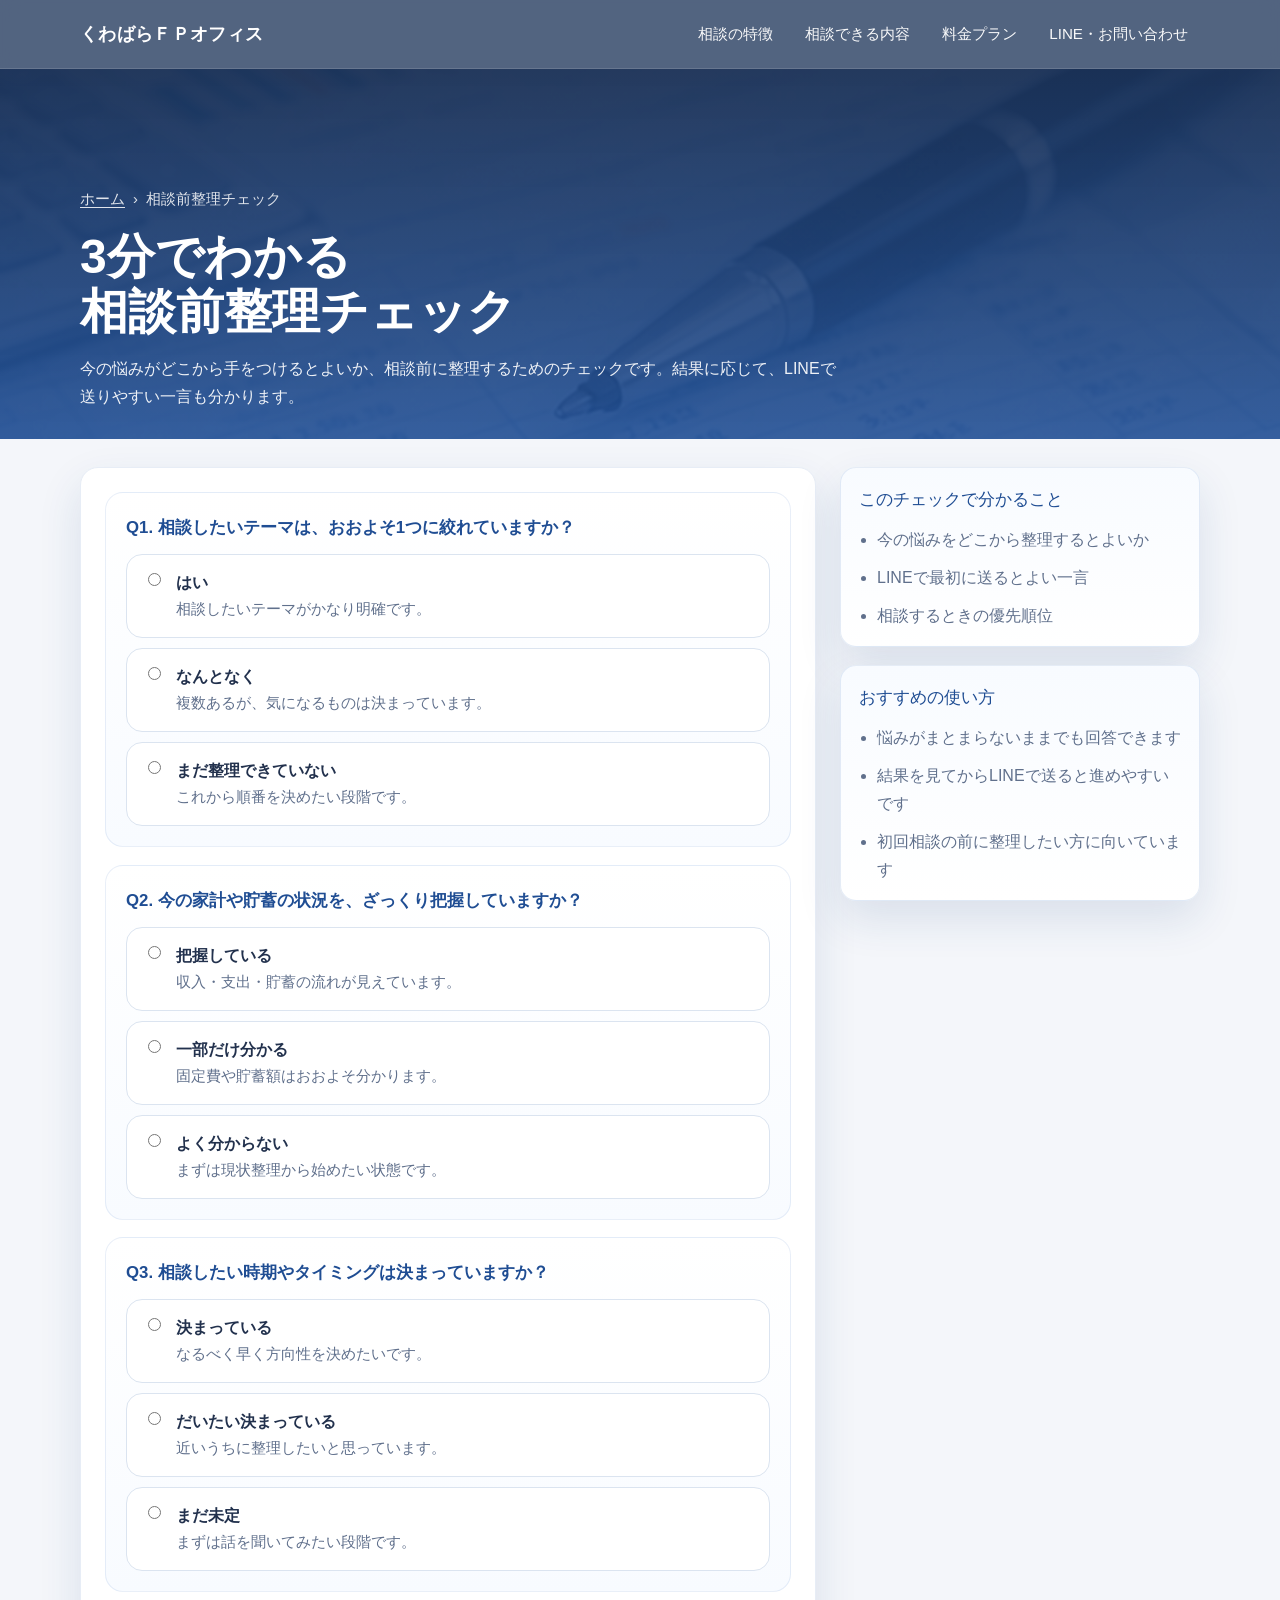
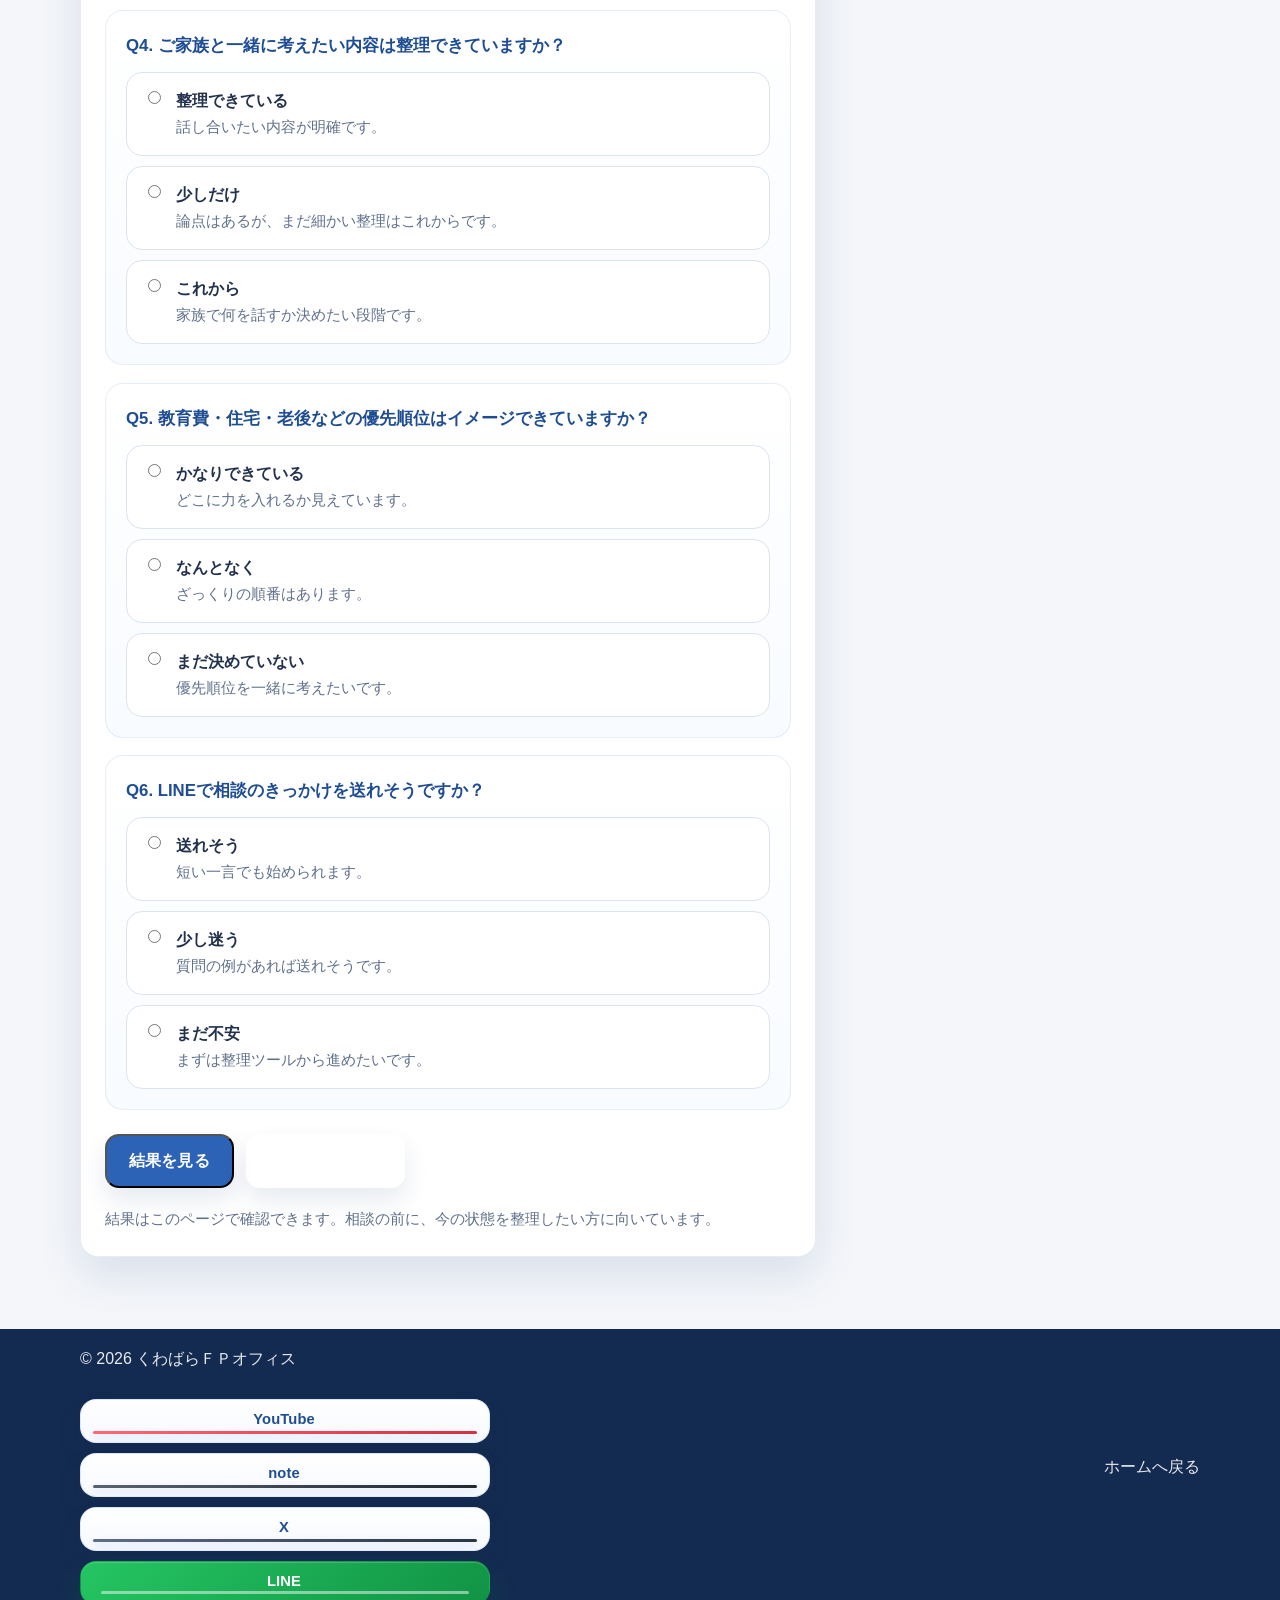
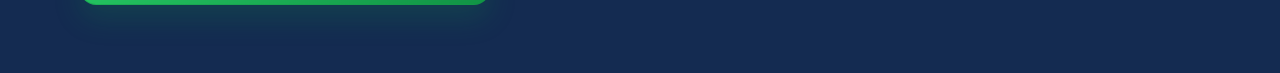
<file: action-plan.html>
<!DOCTYPE html>
<html lang="ja">
<head>
  <meta charset="utf-8"/>
  <meta name="viewport" content="width=device-width, initial-scale=1.0"/>
  <title>相談前整理チェック | くわばらＦＰオフィス</title>
  <meta name="description" content="相談前に6つの質問へ答えるだけで、今の不安の整理度や相談の進め方が分かる無料チェックページです。"/>
  <link href="./style.css" rel="stylesheet"/>
  <link href="./mini-tools.css" rel="stylesheet"/>
</head>
<body>
<header class="site-header" id="top">
  <div class="container header-inner">
    <a class="brand" href="./index.html">くわばらＦＰオフィス</a>
    <button aria-controls="global-nav" aria-expanded="false" class="menu-toggle" type="button">メニュー</button>
    <nav aria-label="グローバルナビゲーション" class="global-nav" id="global-nav">
      <a href="./index.html#reasons">相談の特徴</a>
      <a href="./index.html#services">相談できる内容</a>
      <a href="./index.html#fees">料金プラン</a>
      <a href="./index.html#contact">LINE・お問い合わせ</a>
    </nav>
  </div>
</header>

<main>
  <section class="page-hero-simple">
    <div class="container">
      <div class="page-breadcrumb"><a href="./index.html">ホーム</a><span>›</span><span>相談前整理チェック</span></div>
      <h1 class="page-title">3分でわかる<br>相談前整理チェック</h1>
      <p class="page-lead">今の悩みがどこから手をつけるとよいか、相談前に整理するためのチェックです。結果に応じて、LINEで送りやすい一言も分かります。</p>
    </div>
  </section>

  <section class="page-shell">
    <div class="container page-grid">
      <div class="page-panel">
        <form class="tool-form" id="consult-precheck-form">
          <div class="question-card reveal">
            <h2 class="question-title">Q1. 相談したいテーマは、おおよそ1つに絞れていますか？</h2>
            <div class="radio-group">
              <label class="radio-option"><input type="radio" name="q1" value="2"><div><strong>はい</strong><span>相談したいテーマがかなり明確です。</span></div></label>
              <label class="radio-option"><input type="radio" name="q1" value="1"><div><strong>なんとなく</strong><span>複数あるが、気になるものは決まっています。</span></div></label>
              <label class="radio-option"><input type="radio" name="q1" value="0"><div><strong>まだ整理できていない</strong><span>これから順番を決めたい段階です。</span></div></label>
            </div>
          </div>

          <div class="question-card reveal">
            <h2 class="question-title">Q2. 今の家計や貯蓄の状況を、ざっくり把握していますか？</h2>
            <div class="radio-group">
              <label class="radio-option"><input type="radio" name="q2" value="2"><div><strong>把握している</strong><span>収入・支出・貯蓄の流れが見えています。</span></div></label>
              <label class="radio-option"><input type="radio" name="q2" value="1"><div><strong>一部だけ分かる</strong><span>固定費や貯蓄額はおおよそ分かります。</span></div></label>
              <label class="radio-option"><input type="radio" name="q2" value="0"><div><strong>よく分からない</strong><span>まずは現状整理から始めたい状態です。</span></div></label>
            </div>
          </div>

          <div class="question-card reveal">
            <h2 class="question-title">Q3. 相談したい時期やタイミングは決まっていますか？</h2>
            <div class="radio-group">
              <label class="radio-option"><input type="radio" name="q3" value="2"><div><strong>決まっている</strong><span>なるべく早く方向性を決めたいです。</span></div></label>
              <label class="radio-option"><input type="radio" name="q3" value="1"><div><strong>だいたい決まっている</strong><span>近いうちに整理したいと思っています。</span></div></label>
              <label class="radio-option"><input type="radio" name="q3" value="0"><div><strong>まだ未定</strong><span>まずは話を聞いてみたい段階です。</span></div></label>
            </div>
          </div>

          <div class="question-card reveal">
            <h2 class="question-title">Q4. ご家族と一緒に考えたい内容は整理できていますか？</h2>
            <div class="radio-group">
              <label class="radio-option"><input type="radio" name="q4" value="2"><div><strong>整理できている</strong><span>話し合いたい内容が明確です。</span></div></label>
              <label class="radio-option"><input type="radio" name="q4" value="1"><div><strong>少しだけ</strong><span>論点はあるが、まだ細かい整理はこれからです。</span></div></label>
              <label class="radio-option"><input type="radio" name="q4" value="0"><div><strong>これから</strong><span>家族で何を話すか決めたい段階です。</span></div></label>
            </div>
          </div>

          <div class="question-card reveal">
            <h2 class="question-title">Q5. 教育費・住宅・老後などの優先順位はイメージできていますか？</h2>
            <div class="radio-group">
              <label class="radio-option"><input type="radio" name="q5" value="2"><div><strong>かなりできている</strong><span>どこに力を入れるか見えています。</span></div></label>
              <label class="radio-option"><input type="radio" name="q5" value="1"><div><strong>なんとなく</strong><span>ざっくりの順番はあります。</span></div></label>
              <label class="radio-option"><input type="radio" name="q5" value="0"><div><strong>まだ決めていない</strong><span>優先順位を一緒に考えたいです。</span></div></label>
            </div>
          </div>

          <div class="question-card reveal">
            <h2 class="question-title">Q6. LINEで相談のきっかけを送れそうですか？</h2>
            <div class="radio-group">
              <label class="radio-option"><input type="radio" name="q6" value="2"><div><strong>送れそう</strong><span>短い一言でも始められます。</span></div></label>
              <label class="radio-option"><input type="radio" name="q6" value="1"><div><strong>少し迷う</strong><span>質問の例があれば送れそうです。</span></div></label>
              <label class="radio-option"><input type="radio" name="q6" value="0"><div><strong>まだ不安</strong><span>まずは整理ツールから進めたいです。</span></div></label>
            </div>
          </div>

          <div class="form-actions">
            <button class="button primary check-submit-button" id="check-submit" type="submit">結果を見る</button>
            <button class="button ghost check-reset-button" id="reset-check" type="button">回答をリセット</button>
          </div>
          <p class="form-note">結果はこのページで確認できます。相談の前に、今の状態を整理したい方に向いています。</p>
        </form>

        <div class="result-card result-hidden" id="result-card">
          <p class="result-label">CHECK RESULT</p>
          <h2 class="result-title" id="result-title">結果</h2>
          <p class="result-copy" id="result-copy"></p>
          <p class="result-subcopy" id="result-score"></p>
          <ul class="result-next" id="result-next"></ul>
          <div class="result-actions">
            <a class="button line lift-on-hover result-line-link" href="https://lin.ee/rTetBKJ" id="result-line-link" rel="noopener noreferrer" target="_blank">診断結果を元にLINEで相談してみる</a>
            <a class="button reserve lift-on-hover" href="https://app.spirinc.com/t/i51z4D0myb7D1Fd-R63M6/as/he_EM0oRj1WhJec_xsWiC/confirm" rel="noopener noreferrer" target="_blank">Spirで予約する</a>
          </div>
        </div>
      </div>

      <aside class="page-side">
        <div class="page-panel notice-box reveal">
          <p class="side-card-title">このチェックで分かること</p>
          <ul class="side-list">
            <li>今の悩みをどこから整理するとよいか</li>
            <li>LINEで最初に送るとよい一言</li>
            <li>相談するときの優先順位</li>
          </ul>
        </div>
        <div class="page-panel notice-box reveal">
          <p class="side-card-title">おすすめの使い方</p>
          <ul class="side-list">
            <li>悩みがまとまらないままでも回答できます</li>
            <li>結果を見てからLINEで送ると進めやすいです</li>
            <li>初回相談の前に整理したい方に向いています</li>
          </ul>
        </div>
      </aside>
    </div>
  </section>
</main>

<footer class="site-footer">
  <div class="container footer-inner">
    <div class="footer-left">
      <p>© 2026 くわばらＦＰオフィス</p>
      <div aria-label="公式リンク" class="footer-social">
        <a aria-label="YouTube" class="social-pill social-pill-youtube" href="https://youtube.com/@1e240k?si=uDjklptJoXEi2mPi" rel="noopener noreferrer" target="_blank"><span>YouTube</span></a>
        <a aria-label="note" class="social-pill social-pill-note" href="https://note.com/fp_yosuke" rel="noopener noreferrer" target="_blank"><span>note</span></a>
        <a aria-label="X" class="social-pill social-pill-x" href="https://x.com/fp_yosuke?s=21" rel="noopener noreferrer" target="_blank"><span>X</span></a>
        <a aria-label="LINE" class="social-pill social-pill-line line-chip" href="https://lin.ee/rTetBKJ" rel="noopener noreferrer" target="_blank"><span>LINE</span></a>
      </div>
    </div>
    <a href="./index.html">ホームへ戻る</a>
  </div>
</footer>

<div class="mobile-cta">
  <a class="line" href="https://lin.ee/rTetBKJ" rel="noopener noreferrer" target="_blank">LINE</a>
  <a class="reserve" href="https://app.spirinc.com/t/i51z4D0myb7D1Fd-R63M6/as/he_EM0oRj1WhJec_xsWiC/confirm" rel="noopener noreferrer" target="_blank">Spir</a>
  <a class="mail" href="mailto:1e240k@gmail.com">メール</a>
</div>

<script src="./action-plan.js"></script>
<script src="./script.js"></script>
</body>
</html>
</file>
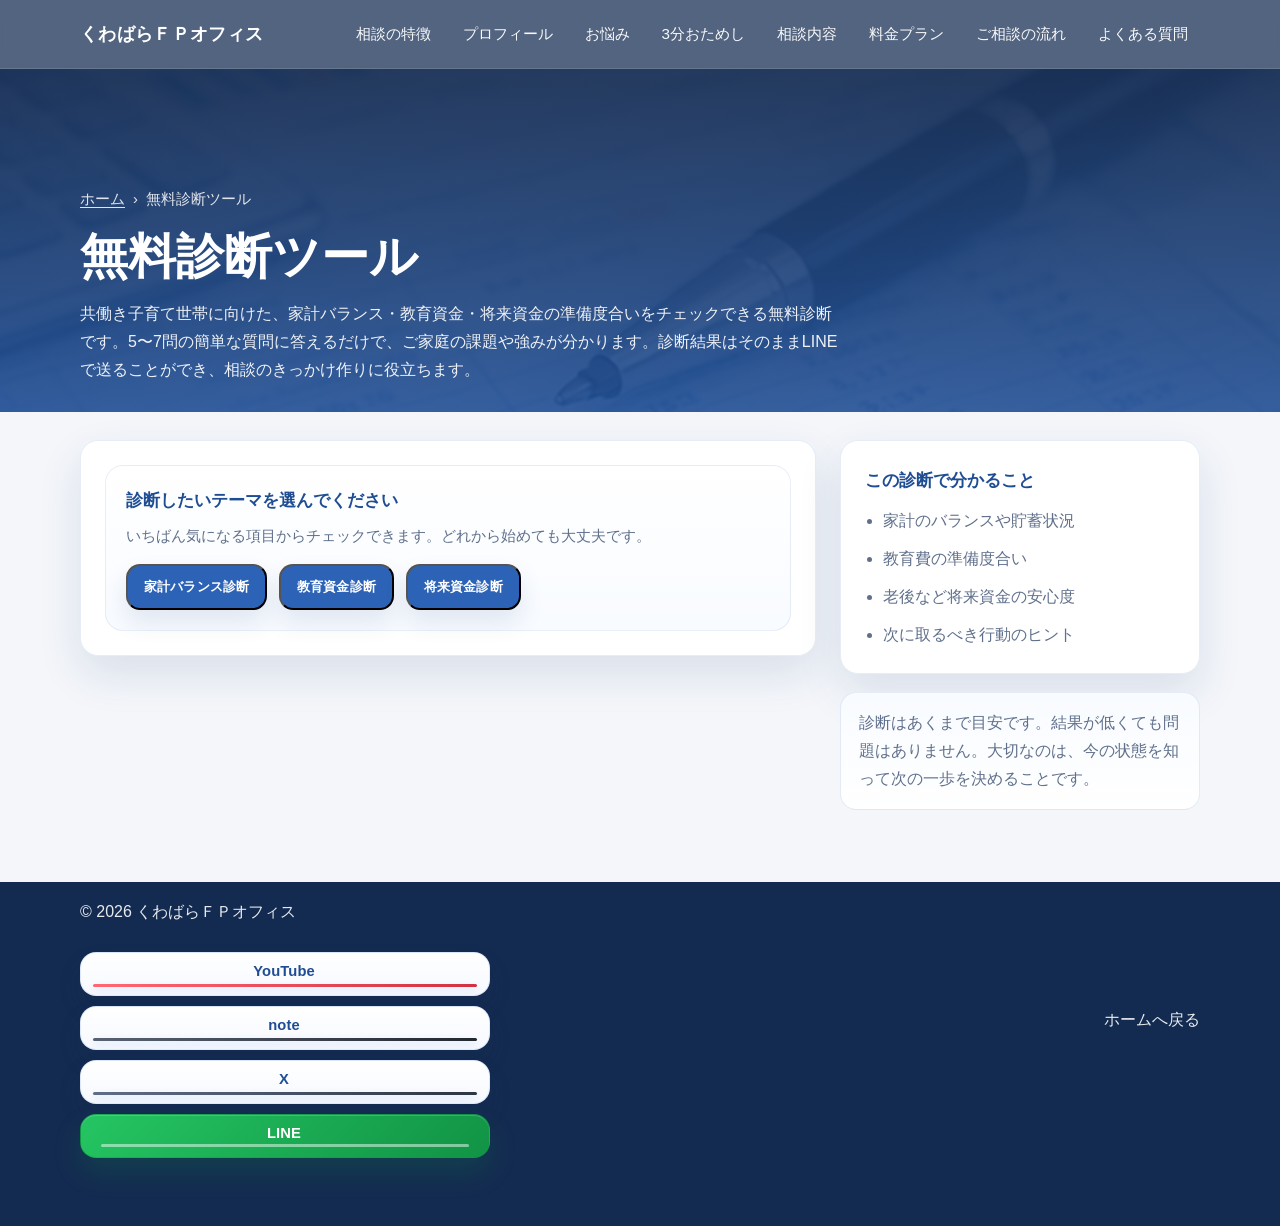
<file: diagnosis.html>
<!DOCTYPE html>
<html lang="ja">
<head>
  <meta charset="utf-8" />
  <meta name="viewport" content="width=device-width, initial-scale=1.0" />
  <title>無料診断ツール | くわばらＦＰオフィス</title>
  <meta name="description" content="共働き子育て世帯向けの無料診断ツール。5〜7問に答えるだけで、家計バランス・教育資金・将来資金の準備度合いが分かります。結果はそのままLINEで送ることができます。" />
  <!-- 既存のスタイルシートを読み込み、診断ツールの見た目をサイト全体のトーンに合わせます -->
  <link rel="stylesheet" href="./style.css" />
  <link rel="stylesheet" href="./mini-tools.css" />
  <style>
    /* 診断ツール独自のスタイル。不要な余白調整とセクションの切り替えに利用します */
    #questions-section,
    #result-section {
      display: none;
    }
    .theme-buttons {
      display: flex;
      flex-direction: column;
      gap: 12px;
    }
    .theme-buttons button {
      width: 100%;
    }
    @media (min-width: 600px) {
      .theme-buttons {
        flex-direction: row;
      }
      .theme-buttons button {
        width: auto;
      }
    }
  </style>
</head>
<body>
  <header class="site-header" id="top">
    <div class="container header-inner">
      <a class="brand" href="./index.html">くわばらＦＰオフィス</a>
      <button class="menu-toggle" type="button" aria-controls="global-nav" aria-expanded="false">メニュー</button>
      <nav class="global-nav" id="global-nav" aria-label="グローバルナビゲーション">
        <a href="./index.html#reasons">相談の特徴</a>
        <a href="./index.html#profile">プロフィール</a>
        <a href="./index.html#needs">お悩み</a>
        <a href="./index.html#precheck">3分おためし</a>
        <a href="./index.html#services">相談内容</a>
        <a href="./index.html#fees">料金プラン</a>
        <a href="./index.html#flow">ご相談の流れ</a>
        <a href="./index.html#faq">よくある質問</a>
      </nav>
    </div>
  </header>

  <main>
    <!-- ページのヒーローセクション。診断ツールの目的を明示しています -->
    <section class="page-hero-simple">
      <div class="container">
        <div class="page-breadcrumb">
          <a href="./index.html">ホーム</a>
          <span>›</span>
          <span>無料診断ツール</span>
        </div>
        <h1 class="page-title">無料診断ツール</h1>
        <p class="page-lead">共働き子育て世帯に向けた、家計バランス・教育資金・将来資金の準備度合いをチェックできる無料診断です。5〜7問の簡単な質問に答えるだけで、ご家庭の課題や強みが分かります。診断結果はそのままLINEで送ることができ、相談のきっかけ作りに役立ちます。</p>
      </div>
    </section>

    <!-- 診断ツール本体を配置するシェル -->
    <section class="page-shell">
      <div class="container page-grid">
        <div class="page-panel">
          <div id="diagnosis-tool">
            <!-- テーマ選択セクション -->
            <section id="selection-section" class="question-card">
              <h2 class="question-title">診断したいテーマを選んでください</h2>
              <p class="question-help">いちばん気になる項目からチェックできます。どれから始めても大丈夫です。</p>
              <div class="theme-buttons">
                <button type="button" class="button primary theme-btn" data-theme="balance">家計バランス診断</button>
                <button type="button" class="button primary theme-btn" data-theme="education">教育資金診断</button>
                <button type="button" class="button primary theme-btn" data-theme="future">将来資金診断</button>
              </div>
            </section>
            <!-- 質問表示セクション -->
            <section id="questions-section">
              <form id="diagnosis-form" class="tool-form">
                <div id="questions-container"></div>
                <div class="form-actions">
                  <button class="button primary" type="submit">結果を見る</button>
                  <button class="button ghost" type="button" id="diagnosis-reset">やり直す</button>
                </div>
              </form>
            </section>
            <!-- 結果表示セクション -->
            <section id="result-section" class="result-card result-hidden">
              <p class="result-label">CHECK RESULT</p>
              <h2 class="result-title" id="diag-result-title"></h2>
              <p class="result-copy" id="diag-result-copy"></p>
              <ul class="result-next" id="diag-result-next"></ul>
              <div class="result-actions">
                <button type="button" class="button secondary" id="copy-memo-btn">相談メモをコピー</button>
                <a class="button line" id="line-link" href="#" rel="noopener noreferrer" target="_blank">診断結果をLINEで送ってみる</a>
              </div>
              <button type="button" class="button ghost" id="restart-btn">最初からやり直す</button>
            </section>
          </div>
        </div>
        <aside class="page-side">
          <div class="page-panel">
            <h2 class="side-card-title">この診断で分かること</h2>
            <ul class="side-list">
              <li>家計のバランスや貯蓄状況</li>
              <li>教育費の準備度合い</li>
              <li>老後など将来資金の安心度</li>
              <li>次に取るべき行動のヒント</li>
            </ul>
          </div>
          <div class="notice-box">
            診断はあくまで目安です。結果が低くても問題はありません。大切なのは、今の状態を知って次の一歩を決めることです。
          </div>
        </aside>
      </div>
    </section>
  </main>

  <footer class="site-footer">
    <div class="container footer-inner">
      <div class="footer-left">
        <p>© 2026 くわばらＦＰオフィス</p>
        <div aria-label="公式リンク" class="footer-social">
          <a aria-label="YouTube" class="social-pill social-pill-youtube" href="https://youtube.com/@1e240k?si=uDjklptJoXEi2mPi" rel="noopener noreferrer" target="_blank"><span>YouTube</span></a>
          <a aria-label="note" class="social-pill social-pill-note" href="https://note.com/fp_yosuke" rel="noopener noreferrer" target="_blank"><span>note</span></a>
          <a aria-label="X" class="social-pill social-pill-x" href="https://x.com/fp_yosuke?s=21" rel="noopener noreferrer" target="_blank"><span>X</span></a>
          <a aria-label="LINE" class="social-pill social-pill-line line-chip" href="https://lin.ee/rTetBKJ" rel="noopener noreferrer" target="_blank"><span>LINE</span></a>
        </div>
      </div>
      <a href="./index.html">ホームへ戻る</a>
    </div>
  </footer>

  <!-- サイト共通のスクリプトと診断ツール専用スクリプトを読み込みます -->
  <script src="./script.js"></script>
  <script src="./diagnosis.js"></script>
</body>
</html>
</file>
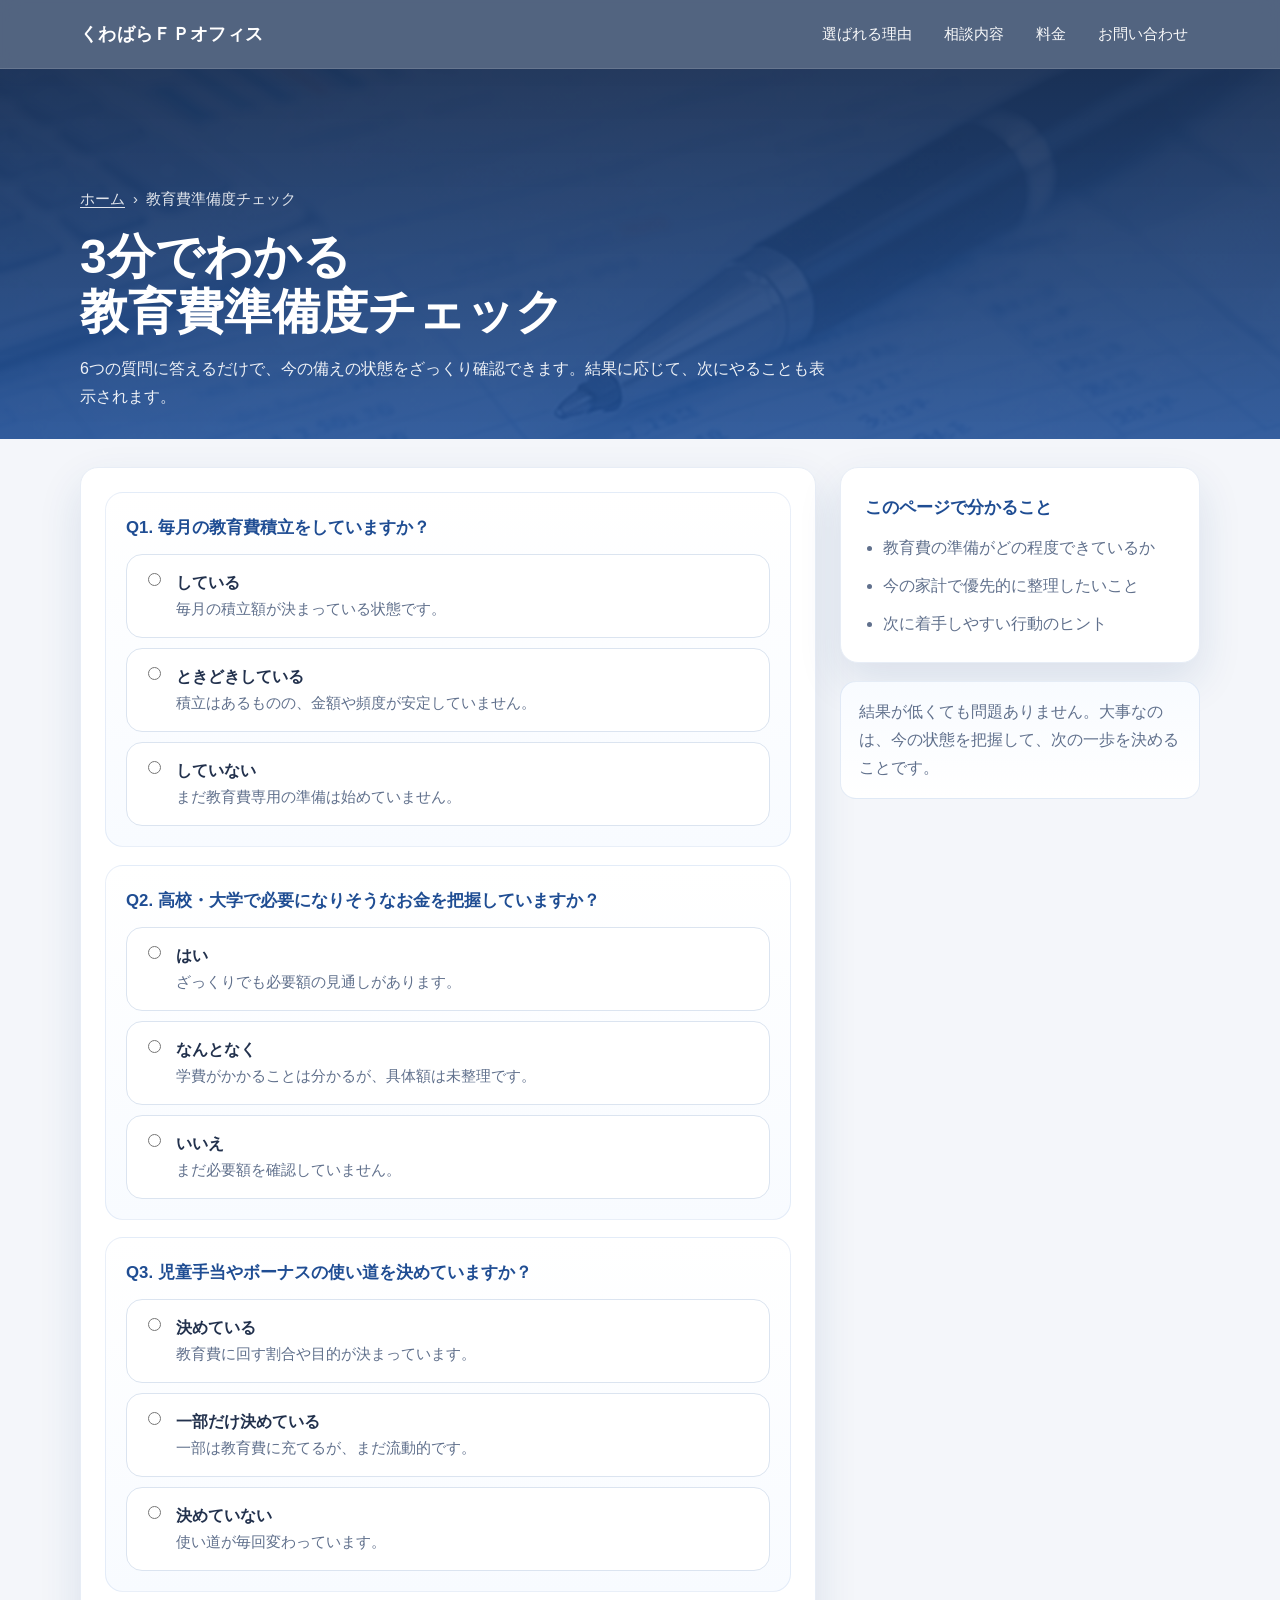
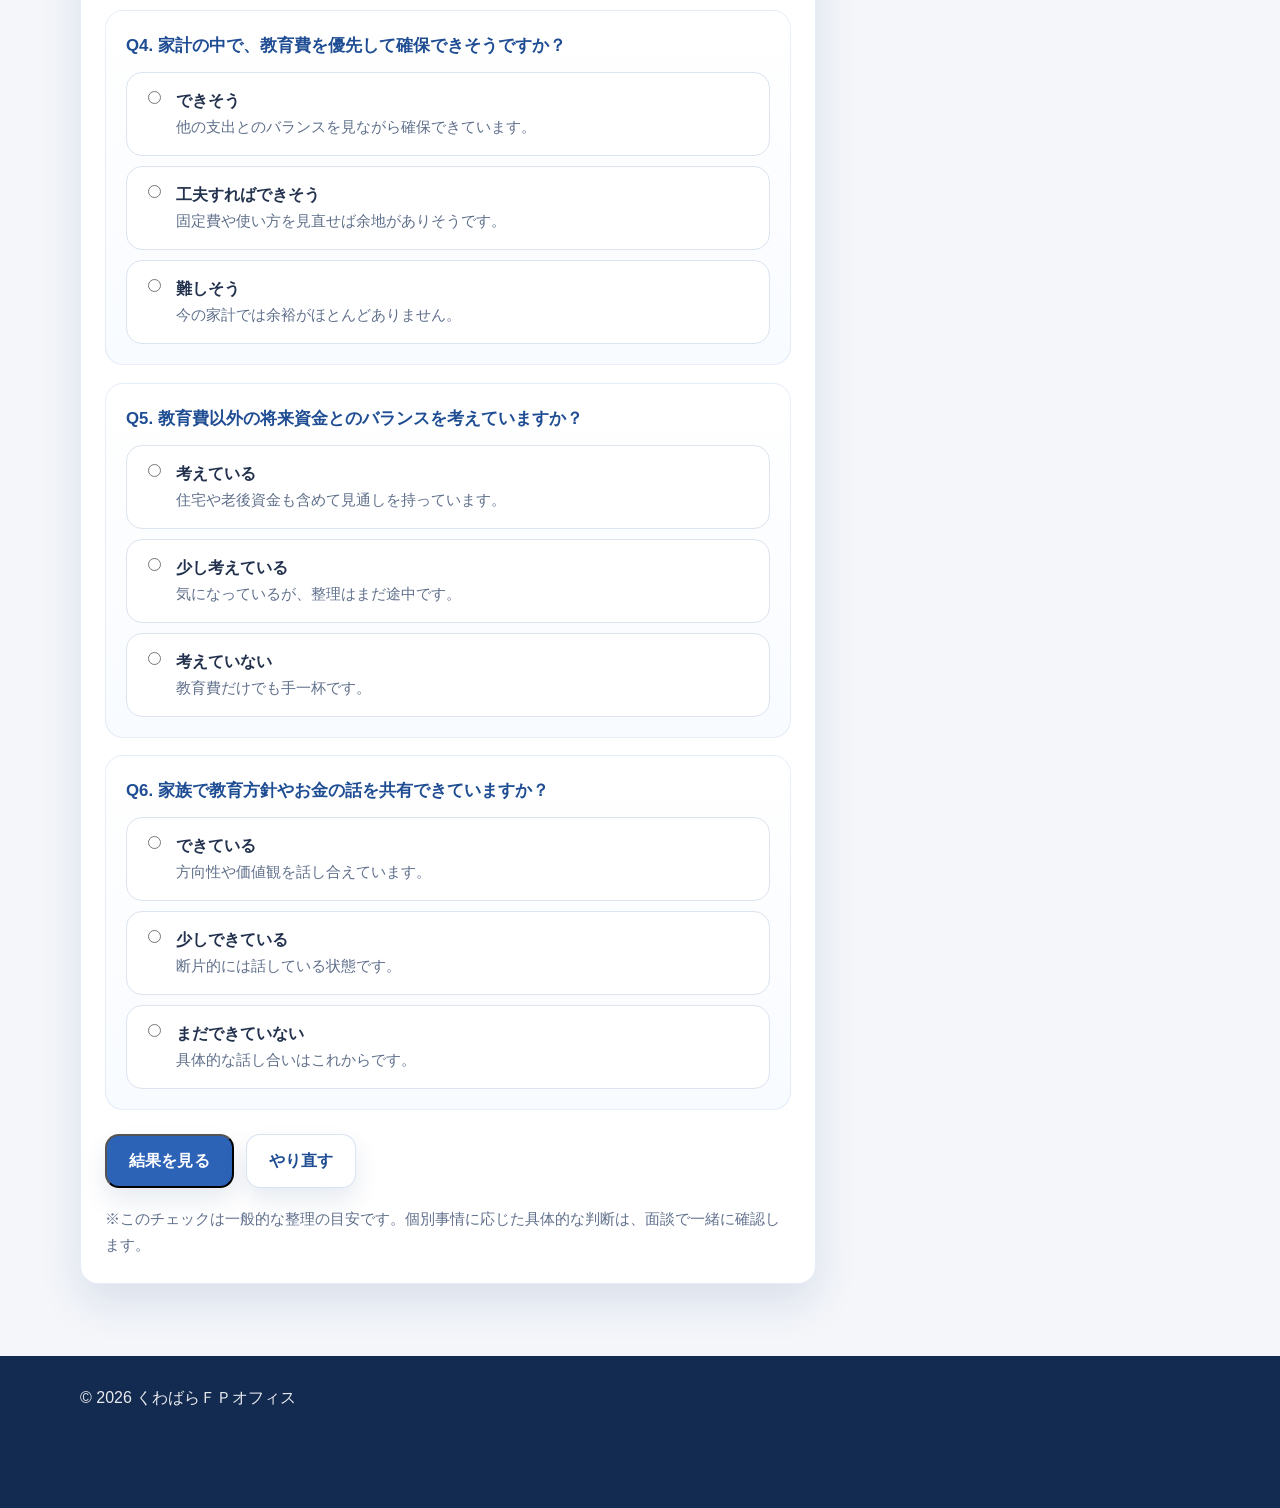
<file: education-check.html>
<!DOCTYPE html>
<html lang="ja">
<head>
  <meta charset="utf-8"/>
  <meta name="viewport" content="width=device-width, initial-scale=1.0"/>
  <title>教育費準備度チェック | くわばらＦＰオフィス</title>
  <meta name="description" content="6つの質問に答えるだけで、教育費への備えをざっくり確認できる無料チェックページです。"/>
  <link href="./style.css" rel="stylesheet"/>
  <link href="./mini-tools.css" rel="stylesheet"/>
</head>
<body>
<header class="site-header" id="top">
  <div class="container header-inner">
    <a class="brand" href="./index.html">くわばらＦＰオフィス</a>
    <button aria-controls="global-nav" aria-expanded="false" class="menu-toggle" type="button">メニュー</button>
    <nav aria-label="グローバルナビゲーション" class="global-nav" id="global-nav">
      <a href="./index.html#reasons">選ばれる理由</a>
      <a href="./index.html#services">相談内容</a>
      <a href="./index.html#fees">料金</a>
      <a href="./index.html#contact">お問い合わせ</a>
    </nav>
  </div>
</header>

<main>
  <section class="page-hero-simple">
    <div class="container">
      <div class="page-breadcrumb"><a href="./index.html">ホーム</a><span>›</span><span>教育費準備度チェック</span></div>
      <h1 class="page-title">3分でわかる<br>教育費準備度チェック</h1>
      <p class="page-lead">6つの質問に答えるだけで、今の備えの状態をざっくり確認できます。結果に応じて、次にやることも表示されます。</p>
    </div>
  </section>

  <section class="page-shell">
    <div class="container page-grid">
      <div class="page-panel">
        <form class="tool-form" id="education-check-form">
          <div class="question-card reveal">
            <h2 class="question-title">Q1. 毎月の教育費積立をしていますか？</h2>
            <div class="radio-group">
              <label class="radio-option"><input type="radio" name="q1" value="2"><div><strong>している</strong><span>毎月の積立額が決まっている状態です。</span></div></label>
              <label class="radio-option"><input type="radio" name="q1" value="1"><div><strong>ときどきしている</strong><span>積立はあるものの、金額や頻度が安定していません。</span></div></label>
              <label class="radio-option"><input type="radio" name="q1" value="0"><div><strong>していない</strong><span>まだ教育費専用の準備は始めていません。</span></div></label>
            </div>
          </div>

          <div class="question-card reveal">
            <h2 class="question-title">Q2. 高校・大学で必要になりそうなお金を把握していますか？</h2>
            <div class="radio-group">
              <label class="radio-option"><input type="radio" name="q2" value="2"><div><strong>はい</strong><span>ざっくりでも必要額の見通しがあります。</span></div></label>
              <label class="radio-option"><input type="radio" name="q2" value="1"><div><strong>なんとなく</strong><span>学費がかかることは分かるが、具体額は未整理です。</span></div></label>
              <label class="radio-option"><input type="radio" name="q2" value="0"><div><strong>いいえ</strong><span>まだ必要額を確認していません。</span></div></label>
            </div>
          </div>

          <div class="question-card reveal">
            <h2 class="question-title">Q3. 児童手当やボーナスの使い道を決めていますか？</h2>
            <div class="radio-group">
              <label class="radio-option"><input type="radio" name="q3" value="2"><div><strong>決めている</strong><span>教育費に回す割合や目的が決まっています。</span></div></label>
              <label class="radio-option"><input type="radio" name="q3" value="1"><div><strong>一部だけ決めている</strong><span>一部は教育費に充てるが、まだ流動的です。</span></div></label>
              <label class="radio-option"><input type="radio" name="q3" value="0"><div><strong>決めていない</strong><span>使い道が毎回変わっています。</span></div></label>
            </div>
          </div>

          <div class="question-card reveal">
            <h2 class="question-title">Q4. 家計の中で、教育費を優先して確保できそうですか？</h2>
            <div class="radio-group">
              <label class="radio-option"><input type="radio" name="q4" value="2"><div><strong>できそう</strong><span>他の支出とのバランスを見ながら確保できています。</span></div></label>
              <label class="radio-option"><input type="radio" name="q4" value="1"><div><strong>工夫すればできそう</strong><span>固定費や使い方を見直せば余地がありそうです。</span></div></label>
              <label class="radio-option"><input type="radio" name="q4" value="0"><div><strong>難しそう</strong><span>今の家計では余裕がほとんどありません。</span></div></label>
            </div>
          </div>

          <div class="question-card reveal">
            <h2 class="question-title">Q5. 教育費以外の将来資金とのバランスを考えていますか？</h2>
            <div class="radio-group">
              <label class="radio-option"><input type="radio" name="q5" value="2"><div><strong>考えている</strong><span>住宅や老後資金も含めて見通しを持っています。</span></div></label>
              <label class="radio-option"><input type="radio" name="q5" value="1"><div><strong>少し考えている</strong><span>気になっているが、整理はまだ途中です。</span></div></label>
              <label class="radio-option"><input type="radio" name="q5" value="0"><div><strong>考えていない</strong><span>教育費だけでも手一杯です。</span></div></label>
            </div>
          </div>

          <div class="question-card reveal">
            <h2 class="question-title">Q6. 家族で教育方針やお金の話を共有できていますか？</h2>
            <div class="radio-group">
              <label class="radio-option"><input type="radio" name="q6" value="2"><div><strong>できている</strong><span>方向性や価値観を話し合えています。</span></div></label>
              <label class="radio-option"><input type="radio" name="q6" value="1"><div><strong>少しできている</strong><span>断片的には話している状態です。</span></div></label>
              <label class="radio-option"><input type="radio" name="q6" value="0"><div><strong>まだできていない</strong><span>具体的な話し合いはこれからです。</span></div></label>
            </div>
          </div>

          <div class="form-actions">
            <button class="button primary check-submit-button" type="submit">結果を見る</button>
            <button class="button secondary check-reset-button" id="reset-check" type="button">やり直す</button>
          </div>
          <p class="form-note">※このチェックは一般的な整理の目安です。個別事情に応じた具体的な判断は、面談で一緒に確認します。</p>
        </form>

        <section aria-live="polite" class="result-card result-hidden" id="result-card">
          <p class="result-label">CHECK RESULT</p>
          <h2 class="result-title" id="result-title"></h2>
          <p class="result-copy" id="result-copy"></p>
          <p class="result-subcopy" id="result-score"></p>
          <ol class="result-next" id="result-next"></ol>
          <div class="result-actions">
            <a class="button line result-line-link" href="https://lin.ee/rTetBKJ" id="result-line-link" rel="noopener noreferrer" target="_blank">診断結果を元にLINEで相談してみる</a>
            <a class="button secondary" href="./index.html#fees">料金を見る</a>
          </div>
        </section>
      </div>

      <aside class="page-side">
        <div class="page-panel">
          <h2 class="side-card-title">このページで分かること</h2>
          <ul class="side-list">
            <li>教育費の準備がどの程度できているか</li>
            <li>今の家計で優先的に整理したいこと</li>
            <li>次に着手しやすい行動のヒント</li>
          </ul>
        </div>
        <div class="notice-box">
          結果が低くても問題ありません。大事なのは、今の状態を把握して、次の一歩を決めることです。
        </div>
      </aside>
    </div>
  </section>
</main>

<footer class="site-footer">
  <div class="container footer-inner">
    <div class="footer-left">
      <p>© 2026 くわばらＦＰオフィス</p>
    </div>
  </div>
</footer>

<script src="./script.js"></script>
<script src="./education-check.js"></script>
</body>
</html>
</file>
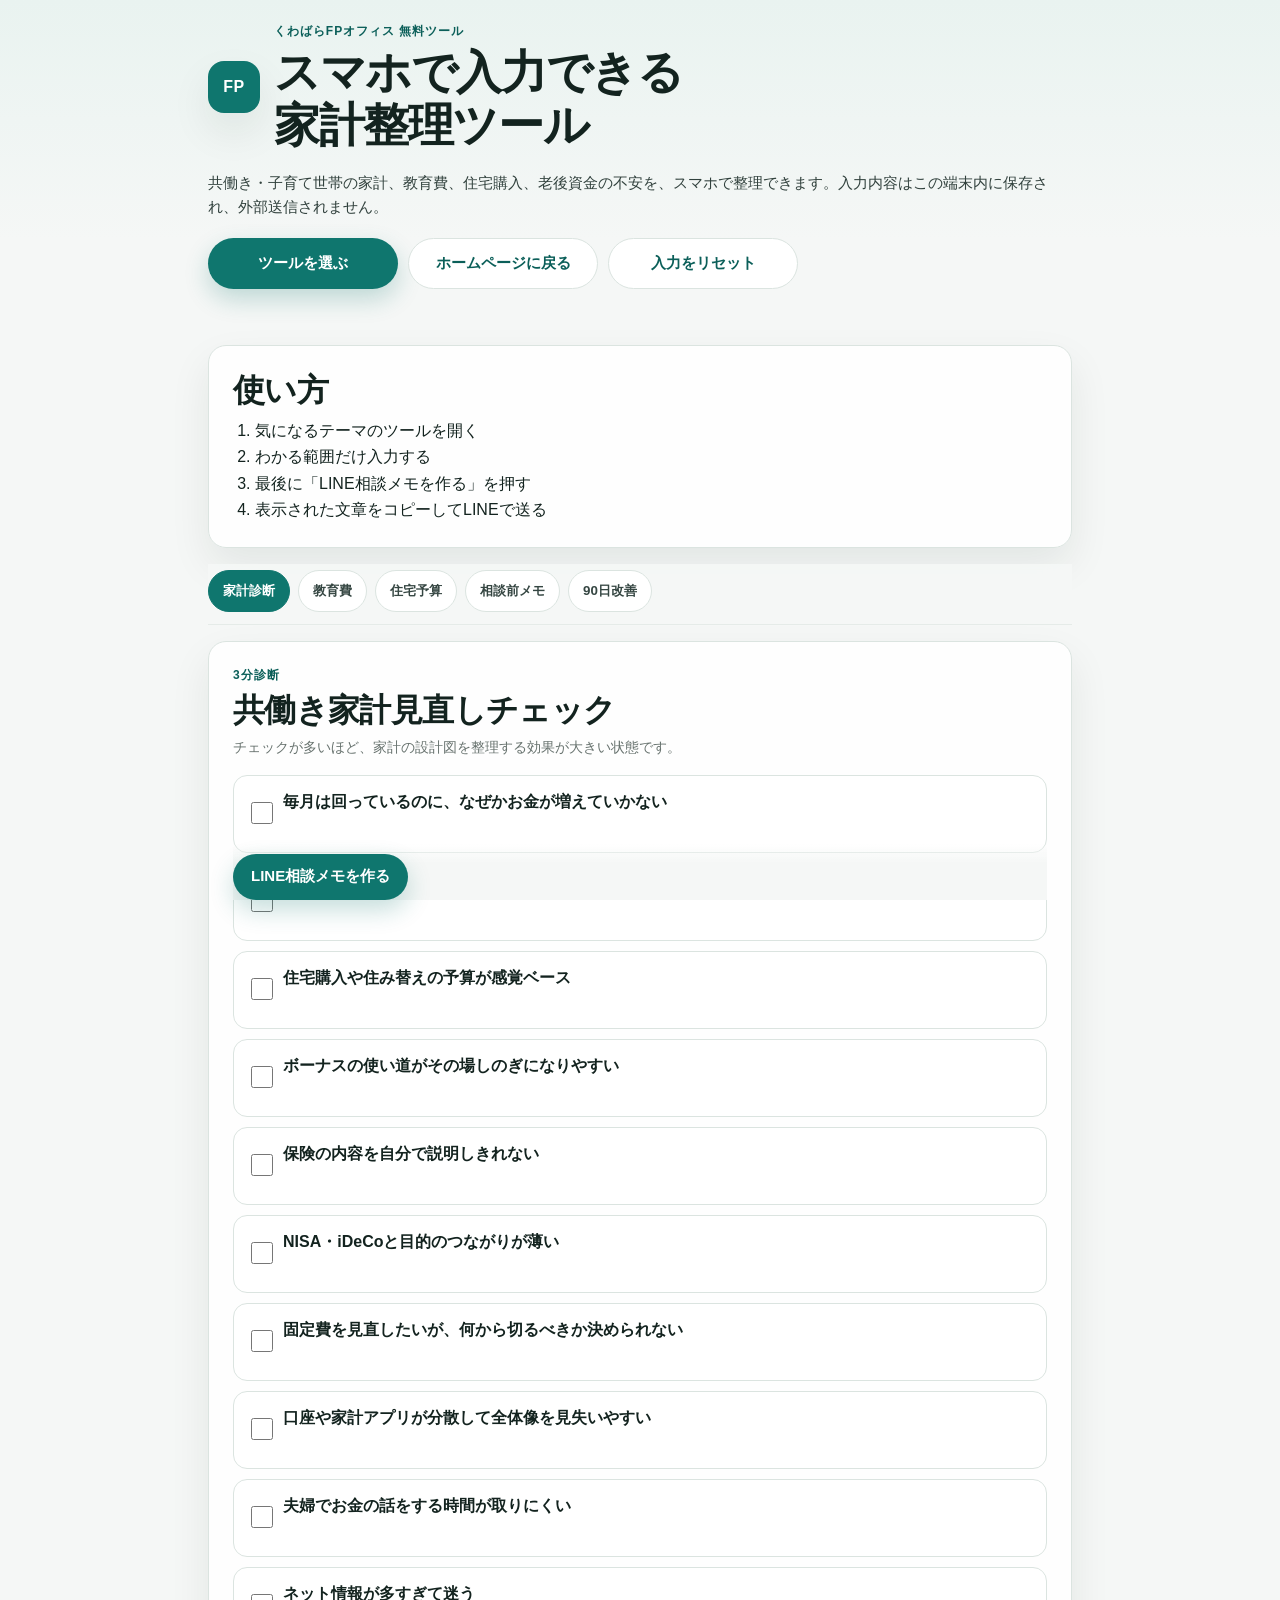
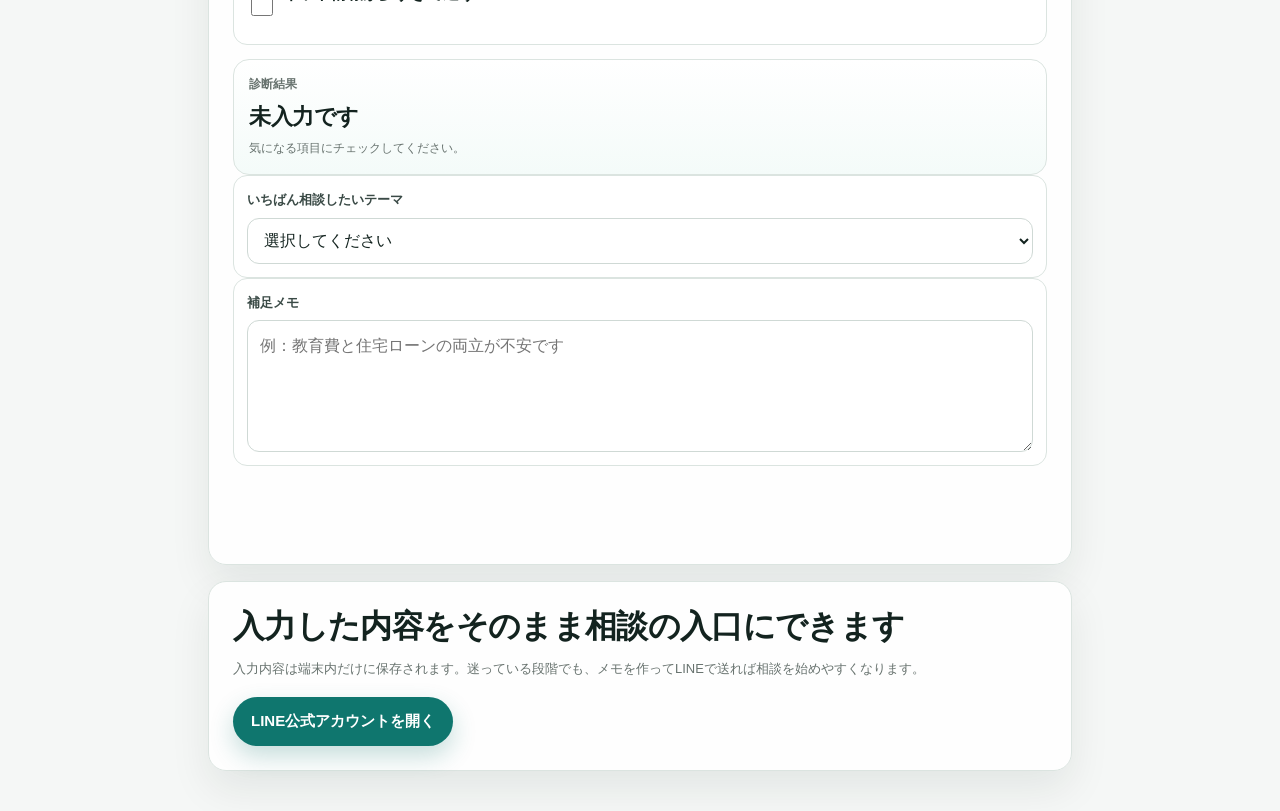
<file: fp-smartphone-input.html>
<!doctype html>
<html lang="ja">
<head>
  <meta charset="utf-8" />
  <meta name="viewport" content="width=device-width, initial-scale=1, viewport-fit=cover" />
  <meta name="theme-color" content="#0f766e" />
  <title>くわばらFPオフィス｜スマホ入力版 家計整理ツール</title>
  <meta name="description" content="共働き・子育て世帯向け。家計、教育費、住宅購入、相談前メモ、90日改善プランをスマホで入力し、LINE相談メモを作成できます。" />
  <style>
    :root {
      --bg:#f5f7f6; --card:#ffffff; --ink:#13231f; --muted:#68736f; --line:#dbe4e0;
      --primary:#0f766e; --primary-dark:#0b5f59; --primary-soft:#e2f2ef; --warning:#fff7ed;
      --shadow:0 18px 40px rgba(15,35,31,.08); --radius:18px;
    }
    * { box-sizing:border-box; }
    html { scroll-behavior:smooth; }
    body {
      margin:0;
      background:linear-gradient(180deg,#e9f3f0 0%, var(--bg) 240px);
      color:var(--ink);
      font-family:-apple-system,BlinkMacSystemFont,"Hiragino Sans","Yu Gothic","YuGothic","Noto Sans JP","Segoe UI",sans-serif;
      line-height:1.65;
      -webkit-text-size-adjust:100%;
    }
    main, .app-header { width:min(100%, 920px); margin:0 auto; padding:20px; }
    .app-header { padding-top:max(22px, env(safe-area-inset-top)); }
    .brand-row { display:flex; gap:14px; align-items:center; }
    .brand-mark {
      width:52px; height:52px; border-radius:16px; display:grid; place-items:center;
      background:var(--primary); color:#fff; font-weight:800; letter-spacing:.04em; box-shadow:var(--shadow);
    }
    .eyebrow { margin:0 0 4px; color:var(--primary-dark); font-size:12px; font-weight:800; letter-spacing:.08em; text-transform:uppercase; }
    h1,h2,h3,h4,p { overflow-wrap:anywhere; }
    h1 { margin:0; font-size:clamp(28px, 8vw, 46px); line-height:1.16; letter-spacing:-.03em; }
    h2 { margin:0 0 6px; font-size:clamp(22px, 6vw, 32px); line-height:1.25; letter-spacing:-.02em; }
    h3 { margin:0 0 8px; font-size:18px; }
    h4 { margin:0 0 12px; font-size:16px; }
    .lead { margin:18px 0 0; color:#31413d; font-size:15px; }
    .hero-actions, .sticky-actions, .cta-row {
      display:flex; gap:10px; flex-wrap:wrap; margin-top:18px;
    }
    .primary-btn, .secondary-btn, .ghost-btn, .copy-btn {
      appearance:none; border:0; border-radius:999px; min-height:46px; padding:12px 18px;
      font-size:15px; font-weight:800; text-decoration:none; cursor:pointer; display:inline-flex; align-items:center; justify-content:center;
    }
    .primary-btn { background:var(--primary); color:#fff; box-shadow:0 10px 24px rgba(15,118,110,.24); }
    .primary-btn:active { background:var(--primary-dark); }
    .secondary-btn { background:var(--primary-soft); color:var(--primary-dark); }
    .ghost-btn, .copy-btn { background:#fff; color:var(--primary-dark); border:1px solid var(--line); }
    .notice-card, .tool-panel, .footer-cta {
      background:rgba(255,255,255,.92); border:1px solid var(--line); border-radius:var(--radius);
      box-shadow:var(--shadow); padding:18px; margin:16px 0;
    }
    .notice-card ol { margin:8px 0 0; padding-left:22px; }
    .tool-nav {
      display:flex; gap:8px; overflow-x:auto; padding:6px 0 12px; position:sticky; top:0; z-index:10;
      background:rgba(245,247,246,.94); backdrop-filter:blur(12px); border-bottom:1px solid rgba(219,228,224,.6);
    }
    .tool-tab {
      flex:0 0 auto; border:1px solid var(--line); background:#fff; color:#354642; border-radius:999px;
      padding:10px 14px; font-weight:800; min-height:42px;
    }
    .tool-tab.active { background:var(--primary); color:#fff; border-color:var(--primary); }
    .tool-panel { display:none; }
    .tool-panel.active { display:block; animation:fadeIn .18s ease; }
    @keyframes fadeIn { from { opacity:0; transform:translateY(4px); } to { opacity:1; transform:translateY(0); } }
    .section-title { margin-bottom:16px; }
    .section-title p:not(.eyebrow) { margin:6px 0 0; color:var(--muted); font-size:14px; }
    .card-list { border:0; padding:0; margin:0; display:grid; gap:10px; }
    .check-card {
      display:grid; grid-template-columns:26px 1fr; gap:10px; align-items:start; min-height:56px;
      background:#fff; border:1px solid var(--line); border-radius:14px; padding:13px; font-weight:650;
    }
    .check-card input { width:22px; height:22px; accent-color:var(--primary); margin-top:1px; }
    .form-grid, .child-grid, .action-list, .priority-list { display:grid; gap:12px; }
    .form-grid { grid-template-columns:1fr; }
    .input-block, .action-card label, .priority-list label {
      display:grid; gap:7px; background:#fff; border:1px solid var(--line); border-radius:14px; padding:13px;
    }
    .input-block > span, .action-card label > span, .priority-list label > span { font-size:13px; color:#3a4a46; font-weight:800; }
    input, select, textarea {
      width:100%; border:1px solid #cfd9d5; border-radius:12px; background:#fff; color:var(--ink);
      font:inherit; font-size:16px; padding:12px; min-height:46px;
    }
    textarea { resize:vertical; }
    input:focus, select:focus, textarea:focus { outline:3px solid rgba(15,118,110,.18); border-color:var(--primary); }
    small, .small-note { color:var(--muted); font-size:12px; }
    .unit-input { display:grid; grid-template-columns:1fr auto; align-items:center; gap:8px; }
    .unit-input em { font-style:normal; color:var(--muted); font-weight:800; white-space:nowrap; }
    .mini-section { margin:16px 0; padding:14px; border-radius:16px; background:#f9fbfa; border:1px solid var(--line); }
    .mini-section p { margin:0 0 12px; color:var(--muted); font-size:13px; }
    .result-box, .metric, .memo-box {
      border:1px solid var(--line); border-radius:16px; background:#fff; padding:15px; margin-top:14px;
    }
    .result-box { background:linear-gradient(180deg,#ffffff 0%,#f4fbf9 100%); }
    .result-label, .metric span { display:block; color:var(--muted); font-size:12px; font-weight:800; }
    .result-box strong, .metric strong { display:block; margin-top:4px; font-size:22px; letter-spacing:-.02em; }
    .result-box p, .metric small { display:block; margin:4px 0 0; color:var(--muted); font-size:12px; }
    .result-grid { display:grid; gap:10px; grid-template-columns:1fr; margin:14px 0; }
    .metric.highlight { background:#eef8f5; border-color:#bfe0d9; }
    .metric.warning { background:var(--warning); border-color:#fed7aa; }
    .priority-list label { grid-template-columns:1fr 110px; align-items:center; }
    .action-card { background:#fff; border:1px solid var(--line); border-radius:16px; padding:14px; display:grid; gap:10px; }
    .action-card label { padding:0; border:0; }
    .plan-steps { display:grid; gap:10px; margin:14px 0; }
    .plan-steps article { background:#fff; border:1px solid var(--line); border-radius:14px; padding:13px; }
    .plan-steps span { color:var(--primary-dark); font-weight:900; font-size:12px; }
    .plan-steps p { margin:4px 0 0; }
    .sticky-actions {
      position:sticky; bottom:env(safe-area-inset-bottom); padding:10px 0 0;
      background:linear-gradient(180deg, rgba(245,247,246,0), var(--bg) 34%);
    }
    .memo-header { display:flex; justify-content:space-between; align-items:center; gap:10px; margin-bottom:10px; }
    .memo-header h3 { margin:0; }
    .memo-box textarea { background:#f9fbfa; font-size:14px; min-height:180px; }
    .footer-cta { margin-bottom:max(20px, env(safe-area-inset-bottom)); }
    .tool-note { margin-top:12px; font-size:13px; color:var(--muted); }
    .toast {
      position:fixed; left:50%; bottom:calc(18px + env(safe-area-inset-bottom)); transform:translateX(-50%);
      background:#13231f; color:#fff; border-radius:999px; padding:10px 16px; font-weight:800; z-index:50; box-shadow:var(--shadow);
    }
    .sr-only { position:absolute; width:1px; height:1px; padding:0; margin:-1px; overflow:hidden; clip:rect(0,0,0,0); white-space:nowrap; border:0; }
    @media (min-width: 720px) {
      main, .app-header { padding-inline:28px; }
      .notice-card, .tool-panel, .footer-cta { padding:24px; }
      .form-grid, .result-grid { grid-template-columns:repeat(2, 1fr); }
      .child-grid, .action-list { grid-template-columns:repeat(3, 1fr); }
      .hero-actions .primary-btn, .hero-actions .ghost-btn { min-width:190px; }
    }
    @media print {
      body { background:#fff; }
      .tool-nav, .sticky-actions, .hero-actions, .footer-cta, .copy-btn { display:none !important; }
      .tool-panel { display:block !important; box-shadow:none; break-after:page; }
    }
  </style>
</head>
<body>
  <header class="app-header">
    <div class="brand-row">
      <div class="brand-mark" aria-hidden="true">FP</div>
      <div>
        <p class="eyebrow">くわばらFPオフィス 無料ツール</p>
        <h1>スマホで入力できる<br />家計整理ツール</h1>
      </div>
    </div>
    <p class="lead">共働き・子育て世帯の家計、教育費、住宅購入、老後資金の不安を、スマホで整理できます。入力内容はこの端末内に保存され、外部送信されません。</p>
    <div class="hero-actions">
      <a class="primary-btn" href="#tools">ツールを選ぶ</a>
      <a class="ghost-btn" href="./index.html">ホームページに戻る</a>
      <button class="ghost-btn" type="button" data-action="clear-all">入力をリセット</button>
    </div>
  </header>

  <main>
    <section class="notice-card" aria-label="使い方">
      <h2>使い方</h2>
      <ol>
        <li>気になるテーマのツールを開く</li>
        <li>わかる範囲だけ入力する</li>
        <li>最後に「LINE相談メモを作る」を押す</li>
        <li>表示された文章をコピーしてLINEで送る</li>
      </ol>
    </section>

    <nav id="tools" class="tool-nav" aria-label="ツール選択">
      <button class="tool-tab active" type="button" data-tool="checklist">家計診断</button>
      <button class="tool-tab" type="button" data-tool="education">教育費</button>
      <button class="tool-tab" type="button" data-tool="housing">住宅予算</button>
      <button class="tool-tab" type="button" data-tool="prep">相談前メモ</button>
      <button class="tool-tab" type="button" data-tool="plan90">90日改善</button>
    </nav>

    <section id="checklist" class="tool-panel active" data-panel="checklist">
      <div class="section-title">
        <p class="eyebrow">3分診断</p>
        <h2>共働き家計見直しチェック</h2>
        <p>チェックが多いほど、家計の設計図を整理する効果が大きい状態です。</p>
      </div>

      <fieldset class="card-list" id="checklist-items">
        <legend class="sr-only">家計の気になる項目</legend>
        <label class="check-card"><input type="checkbox" name="householdIssue" value="毎月は回っているのに、なぜかお金が増えていかない" />毎月は回っているのに、なぜかお金が増えていかない</label>
        <label class="check-card"><input type="checkbox" name="householdIssue" value="教育費をいつまでに、いくら準備すればよいか曖昧" />教育費をいつまでに、いくら準備すればよいか曖昧</label>
        <label class="check-card"><input type="checkbox" name="householdIssue" value="住宅購入や住み替えの予算が感覚ベース" />住宅購入や住み替えの予算が感覚ベース</label>
        <label class="check-card"><input type="checkbox" name="householdIssue" value="ボーナスの使い道がその場しのぎになりやすい" />ボーナスの使い道がその場しのぎになりやすい</label>
        <label class="check-card"><input type="checkbox" name="householdIssue" value="保険の内容を自分で説明しきれない" />保険の内容を自分で説明しきれない</label>
        <label class="check-card"><input type="checkbox" name="householdIssue" value="NISA・iDeCoと目的のつながりが薄い" />NISA・iDeCoと目的のつながりが薄い</label>
        <label class="check-card"><input type="checkbox" name="householdIssue" value="固定費を見直したいが、何から切るべきか決められない" />固定費を見直したいが、何から切るべきか決められない</label>
        <label class="check-card"><input type="checkbox" name="householdIssue" value="口座や家計アプリが分散して全体像を見失いやすい" />口座や家計アプリが分散して全体像を見失いやすい</label>
        <label class="check-card"><input type="checkbox" name="householdIssue" value="夫婦でお金の話をする時間が取りにくい" />夫婦でお金の話をする時間が取りにくい</label>
        <label class="check-card"><input type="checkbox" name="householdIssue" value="ネット情報が多すぎて迷う" />ネット情報が多すぎて迷う</label>
      </fieldset>

      <div class="result-box" id="checklist-result">
        <span class="result-label">診断結果</span>
        <strong>未入力です</strong>
        <p>気になる項目にチェックしてください。</p>
      </div>

      <label class="input-block">
        <span>いちばん相談したいテーマ</span>
        <select name="checkMainTheme">
          <option value="">選択してください</option>
          <option>家計全体</option>
          <option>教育費</option>
          <option>住宅購入・住み替え</option>
          <option>保険</option>
          <option>老後資金</option>
          <option>NISA・資産形成</option>
        </select>
      </label>

      <label class="input-block">
        <span>補足メモ</span>
        <textarea name="checkFreeMemo" rows="4" placeholder="例：教育費と住宅ローンの両立が不安です"></textarea>
      </label>

      <div class="sticky-actions">
        <button class="primary-btn" type="button" data-generate="checklist">LINE相談メモを作る</button>
      </div>
      <div class="memo-box" data-memo="checklist" hidden>
        <div class="memo-header">
          <h3>LINEに貼る相談メモ</h3>
          <button type="button" class="copy-btn" data-copy="checklist">コピー</button>
        </div>
        <textarea readonly rows="9"></textarea>
        <div class="cta-row">
          <a class="secondary-btn" data-send="checklist" href="https://lin.ee/rTetBKJ" rel="noopener noreferrer" target="_blank">LINEを開く</a>
        </div>
      </div>
    </section>

    <section id="education" class="tool-panel" data-panel="education">
      <div class="section-title">
        <p class="eyebrow">教育費</p>
        <h2>教育費準備シミュレーター</h2>
        <p>大学入学時点を目安に、今の積立で足りるかをざっくり確認します。</p>
      </div>

      <div class="form-grid">
        <label class="input-block">
          <span>教育費の目標額</span>
          <div class="unit-input"><input type="number" name="eduTarget" value="500" min="0" inputmode="decimal" /><em>万円</em></div>
          <small>子ども1人あたりの目標額。迷う場合は500万円から。</small>
        </label>
        <label class="input-block">
          <span>現在の教育費貯蓄</span>
          <div class="unit-input"><input type="number" name="eduCurrent" value="100" min="0" inputmode="decimal" /><em>万円</em></div>
        </label>
        <label class="input-block">
          <span>毎月の教育費積立</span>
          <div class="unit-input"><input type="number" name="eduMonthly" value="2" min="0" step="0.1" inputmode="decimal" /><em>万円/月</em></div>
        </label>
        <label class="input-block">
          <span>想定利回り</span>
          <div class="unit-input"><input type="number" name="eduReturn" value="0" min="0" step="0.1" inputmode="decimal" /><em>%/年</em></div>
          <small>保守的に見る場合は0%で入力。</small>
        </label>
      </div>

      <div class="mini-section">
        <h3>子どもの年齢</h3>
        <p>該当する人数だけ入力してください。</p>
        <div class="child-grid">
          <label class="input-block compact"><span>第1子</span><div class="unit-input"><input type="number" name="childAge1" value="8" min="0" max="22" inputmode="numeric" /><em>歳</em></div></label>
          <label class="input-block compact"><span>第2子</span><div class="unit-input"><input type="number" name="childAge2" min="0" max="22" inputmode="numeric" /><em>歳</em></div></label>
          <label class="input-block compact"><span>第3子</span><div class="unit-input"><input type="number" name="childAge3" min="0" max="22" inputmode="numeric" /><em>歳</em></div></label>
        </div>
      </div>

      <div class="result-grid" id="education-result">
        <div class="metric"><span>必要準備額</span><strong>-</strong><small>目標額の合計</small></div>
        <div class="metric"><span>大学入学時見込み</span><strong>-</strong><small>今の貯蓄＋積立</small></div>
        <div class="metric warning"><span>不足 / 余力</span><strong>-</strong><small>マイナスなら不足</small></div>
      </div>

      <label class="input-block">
        <span>気になること</span>
        <textarea name="eduMemo" rows="4" placeholder="例：今の積立で大学資金が足りるか不安です"></textarea>
      </label>

      <div class="sticky-actions">
        <button class="primary-btn" type="button" data-generate="education">LINE相談メモを作る</button>
      </div>
      <div class="memo-box" data-memo="education" hidden>
        <div class="memo-header">
          <h3>LINEに貼る相談メモ</h3>
          <button type="button" class="copy-btn" data-copy="education">コピー</button>
        </div>
        <textarea readonly rows="10"></textarea>
        <div class="cta-row">
          <a class="secondary-btn" data-send="education" href="https://lin.ee/rTetBKJ" rel="noopener noreferrer" target="_blank">LINEを開く</a>
        </div>
      </div>
    </section>

    <section id="housing" class="tool-panel" data-panel="housing">
      <div class="section-title">
        <p class="eyebrow">住宅予算</p>
        <h2>住宅購入ざっくり予算シート</h2>
        <p>家計に無理のない購入上限を、管理費や税金も含めて確認します。</p>
      </div>

      <div class="form-grid">
        <label class="input-block"><span>毎月の住宅費に回せる額</span><div class="unit-input"><input type="number" name="homePay" value="12" min="0" step="0.1" /><em>万円/月</em></div></label>
        <label class="input-block"><span>管理・修繕・固定資産税など</span><div class="unit-input"><input type="number" name="homeRunning" value="2" min="0" step="0.1" /><em>万円/月</em></div></label>
        <label class="input-block"><span>返済期間</span><div class="unit-input"><input type="number" name="homeYears" value="35" min="1" max="50" /><em>年</em></div></label>
        <label class="input-block"><span>想定金利</span><div class="unit-input"><input type="number" name="homeRate" value="1.0" min="0" step="0.1" /><em>%</em></div></label>
        <label class="input-block"><span>金利上昇ストレス</span><div class="unit-input"><input type="number" name="homeStress" value="1.0" min="0" step="0.1" /><em>%</em></div></label>
        <label class="input-block"><span>自己資金</span><div class="unit-input"><input type="number" name="homeCash" value="300" min="0" /><em>万円</em></div></label>
        <label class="input-block"><span>諸費用率</span><div class="unit-input"><input type="number" name="homeCostRate" value="8" min="0" step="0.1" /><em>%</em></div></label>
      </div>

      <div class="result-grid" id="housing-result">
        <div class="metric"><span>ローン返済に使える額</span><strong>-</strong><small>住宅費から維持費を差し引いた額</small></div>
        <div class="metric"><span>借入目安</span><strong>-</strong><small>現在金利ベース</small></div>
        <div class="metric highlight"><span>購入予算目安</span><strong>-</strong><small>自己資金込み</small></div>
        <div class="metric warning"><span>金利上昇後の借入目安</span><strong>-</strong><small>ストレスチェック</small></div>
      </div>

      <label class="input-block">
        <span>気になること</span>
        <textarea name="homeMemo" rows="4" placeholder="例：教育費を残しながら無理ない価格帯を知りたいです"></textarea>
      </label>

      <div class="sticky-actions">
        <button class="primary-btn" type="button" data-generate="housing">LINE相談メモを作る</button>
      </div>
      <div class="memo-box" data-memo="housing" hidden>
        <div class="memo-header">
          <h3>LINEに貼る相談メモ</h3>
          <button type="button" class="copy-btn" data-copy="housing">コピー</button>
        </div>
        <textarea readonly rows="10"></textarea>
        <div class="cta-row">
          <a class="secondary-btn" data-send="housing" href="https://lin.ee/rTetBKJ" rel="noopener noreferrer" target="_blank">LINEを開く</a>
        </div>
      </div>
    </section>

    <section id="prep" class="tool-panel" data-panel="prep">
      <div class="section-title">
        <p class="eyebrow">相談前メモ</p>
        <h2>相談前 お金の整理メモ</h2>
        <p>わかる範囲だけ入れておけば、初回相談の質を上げやすくなります。</p>
      </div>

      <div class="form-grid">
        <label class="input-block"><span>家族構成</span><input type="text" name="prepFamily" placeholder="例：夫婦＋子ども2人" /></label>
        <label class="input-block"><span>住まい</span><input type="text" name="prepHome" placeholder="例：賃貸 / 持ち家" /></label>
        <label class="input-block"><span>勤務形態</span><input type="text" name="prepWork" placeholder="例：夫婦とも会社員" /></label>
        <label class="input-block"><span>一番相談したいテーマ</span><input type="text" name="prepTheme" placeholder="例：教育費と住宅" /></label>
        <label class="input-block"><span>世帯手取り月収</span><div class="unit-input"><input type="number" name="prepIncome" min="0" step="0.1" /><em>万円/月</em></div></label>
        <label class="input-block"><span>毎月の貯蓄・投資</span><div class="unit-input"><input type="number" name="prepSaving" min="0" step="0.1" /><em>万円/月</em></div></label>
        <label class="input-block"><span>固定費</span><div class="unit-input"><input type="number" name="prepFixed" min="0" step="0.1" /><em>万円/月</em></div></label>
        <label class="input-block"><span>変動費</span><div class="unit-input"><input type="number" name="prepVariable" min="0" step="0.1" /><em>万円/月</em></div></label>
      </div>

      <div class="mini-section">
        <h3>優先順位</h3>
        <p>高 / 中 / 低 でざっくり選んでください。</p>
        <div class="priority-list">
          <label><span>教育費</span><select name="prepPriorityEdu"><option>高</option><option selected>中</option><option>低</option></select></label>
          <label><span>住宅</span><select name="prepPriorityHome"><option>高</option><option selected>中</option><option>低</option></select></label>
          <label><span>保険</span><select name="prepPriorityInsurance"><option>高</option><option selected>中</option><option>低</option></select></label>
          <label><span>老後資金</span><select name="prepPriorityRetire"><option>高</option><option selected>中</option><option>低</option></select></label>
          <label><span>資産形成</span><select name="prepPriorityInvest"><option>高</option><option selected>中</option><option>低</option></select></label>
        </div>
      </div>

      <label class="input-block"><span>気になる支出・不安</span><textarea name="prepConcern" rows="4"></textarea></label>
      <label class="input-block"><span>面談で聞きたいこと</span><textarea name="prepQuestion" rows="4"></textarea></label>

      <div class="sticky-actions">
        <button class="primary-btn" type="button" data-generate="prep">LINE相談メモを作る</button>
      </div>
      <div class="memo-box" data-memo="prep" hidden>
        <div class="memo-header">
          <h3>LINEに貼る相談メモ</h3>
          <button type="button" class="copy-btn" data-copy="prep">コピー</button>
        </div>
        <textarea readonly rows="12"></textarea>
        <div class="cta-row">
          <a class="secondary-btn" data-send="prep" href="https://lin.ee/rTetBKJ" rel="noopener noreferrer" target="_blank">LINEを開く</a>
        </div>
      </div>
    </section>

    <section id="plan90" class="tool-panel" data-panel="plan90">
      <div class="section-title">
        <p class="eyebrow">90日改善</p>
        <h2>90日 家計改善アクションプラン</h2>
        <p>相談後の「やること」を小さく区切って、効果・緊急度・進捗を見える化します。</p>
      </div>

      <div class="action-list">
        <div class="action-card">
          <h4>アクション1</h4>
          <label><span>やること</span><input type="text" name="actionName1" placeholder="例：通信費の見直し" /></label>
          <label><span>改善額の目安</span><div class="unit-input"><input type="number" name="actionEffect1" min="0" step="100" /><em>円/月</em></div></label>
          <label><span>緊急度</span><select name="actionUrgency1"><option value="1">1</option><option value="2">2</option><option value="3" selected>3</option><option value="4">4</option><option value="5">5</option></select></label>
          <label><span>やりやすさ</span><select name="actionEase1"><option value="1">1</option><option value="2" selected>2</option><option value="3">3</option><option value="4">4</option><option value="5">5</option></select></label>
        </div>
        <div class="action-card">
          <h4>アクション2</h4>
          <label><span>やること</span><input type="text" name="actionName2" placeholder="例：教育費口座の整理" /></label>
          <label><span>改善額の目安</span><div class="unit-input"><input type="number" name="actionEffect2" min="0" step="100" /><em>円/月</em></div></label>
          <label><span>緊急度</span><select name="actionUrgency2"><option value="1">1</option><option value="2">2</option><option value="3" selected>3</option><option value="4">4</option><option value="5">5</option></select></label>
          <label><span>やりやすさ</span><select name="actionEase2"><option value="1">1</option><option value="2" selected>2</option><option value="3">3</option><option value="4">4</option><option value="5">5</option></select></label>
        </div>
        <div class="action-card">
          <h4>アクション3</h4>
          <label><span>やること</span><input type="text" name="actionName3" placeholder="例：保険証券を集める" /></label>
          <label><span>改善額の目安</span><div class="unit-input"><input type="number" name="actionEffect3" min="0" step="100" /><em>円/月</em></div></label>
          <label><span>緊急度</span><select name="actionUrgency3"><option value="1">1</option><option value="2">2</option><option value="3" selected>3</option><option value="4">4</option><option value="5">5</option></select></label>
          <label><span>やりやすさ</span><select name="actionEase3"><option value="1">1</option><option value="2" selected>2</option><option value="3">3</option><option value="4">4</option><option value="5">5</option></select></label>
        </div>
      </div>

      <div class="result-grid" id="plan-result">
        <div class="metric"><span>想定改善額/月</span><strong>-</strong><small>入力合計</small></div>
        <div class="metric"><span>想定改善額/年</span><strong>-</strong><small>12か月換算</small></div>
        <div class="metric highlight"><span>最優先アクション</span><strong>-</strong><small>緊急度・やりやすさ・効果で判定</small></div>
      </div>

      <div class="plan-steps" id="plan-steps">
        <article><span>Day 1-30</span><p>最優先の1つだけ着手する。</p></article>
        <article><span>Day 31-60</span><p>次の改善項目を1つ追加する。</p></article>
        <article><span>Day 61-90</span><p>浮いたお金の行き先を決める。</p></article>
      </div>

      <div class="sticky-actions">
        <button class="primary-btn" type="button" data-generate="plan90">LINE相談メモを作る</button>
      </div>
      <div class="memo-box" data-memo="plan90" hidden>
        <div class="memo-header">
          <h3>LINEに貼る相談メモ</h3>
          <button type="button" class="copy-btn" data-copy="plan90">コピー</button>
        </div>
        <textarea readonly rows="12"></textarea>
        <div class="cta-row">
          <a class="secondary-btn" data-send="plan90" href="https://lin.ee/rTetBKJ" rel="noopener noreferrer" target="_blank">LINEを開く</a>
        </div>
      </div>
    </section>

    <section class="footer-cta">
      <h2>入力した内容をそのまま相談の入口にできます</h2>
      <p class="tool-note">入力内容は端末内だけに保存されます。迷っている段階でも、メモを作ってLINEで送れば相談を始めやすくなります。</p>
      <div class="cta-row">
        <a class="primary-btn" href="https://lin.ee/rTetBKJ" rel="noopener noreferrer" target="_blank">LINE公式アカウントを開く</a>
      </div>
    </section>
  </main>

  <div class="toast" hidden>コピーしました</div>

  <script>
    const CONFIG = {
      lineUrl: "https://lin.ee/rTetBKJ",
      lineOaId: "@771xcevp"
    };

    const yen = new Intl.NumberFormat("ja-JP");
    const stateKey = "kuwabara-fp-mobile-tools-v2";

    function q(sel, root = document) { return root.querySelector(sel); }
    function qa(sel, root = document) { return Array.from(root.querySelectorAll(sel)); }
    function num(name) {
      const el = q(`[name="${name}"]`);
      if (!el) return 0;
      const v = Number(String(el.value).replace(/,/g, ""));
      return Number.isFinite(v) ? v : 0;
    }
    function val(name) {
      const el = q(`[name="${name}"]`);
      return el ? el.value.trim() : "";
    }
    function moneyMan(v) {
      if (!Number.isFinite(v)) return "-";
      return `${yen.format(Math.round(v))}万円`;
    }
    function moneyYen(v) {
      if (!Number.isFinite(v)) return "-";
      return `${yen.format(Math.round(v))}円`;
    }
    function showToast(text) {
      const toast = q(".toast");
      toast.textContent = text;
      toast.hidden = false;
      window.clearTimeout(showToast.timer);
      showToast.timer = window.setTimeout(() => { toast.hidden = true; }, 2200);
    }

    function collectFormState() {
      const data = {};
      qa("input, select, textarea").forEach(el => {
        if (!el.name) return;
        if (el.type === "checkbox") {
          if (!data[el.name]) data[el.name] = [];
          if (el.checked) data[el.name].push(el.value);
        } else {
          data[el.name] = el.value;
        }
      });
      return data;
    }
    function applyFormState(data) {
      if (!data) return;
      qa("input, select, textarea").forEach(el => {
        if (!el.name || data[el.name] === undefined) return;
        if (el.type === "checkbox") {
          el.checked = Array.isArray(data[el.name]) && data[el.name].includes(el.value);
        } else {
          el.value = data[el.name];
        }
      });
    }
    function saveState() {
      localStorage.setItem(stateKey, JSON.stringify(collectFormState()));
    }
    function restoreState() {
      try { applyFormState(JSON.parse(localStorage.getItem(stateKey))); } catch (_ ) {}
    }

    function selectedIssues() {
      return qa('input[name="householdIssue"]:checked').map(el => el.value);
    }
    function updateChecklist() {
      const count = selectedIssues().length;
      const box = q("#checklist-result");
      let title = "未入力です";
      let body = "気になる項目にチェックしてください。";
      if (count > 0 && count <= 2) {
        title = `チェック ${count}個：大きな破綻は少ない状態`;
        body = "次は、教育費・住宅・老後資金のうち、優先順位を明確にすると相談効果が出やすいです。";
      } else if (count <= 5 && count > 2) {
        title = `チェック ${count}個：改善余地がある状態`;
        body = "固定費、教育費、住居費を並べて、家計全体の見直し順を決めると進めやすいです。";
      } else if (count >= 6) {
        title = `チェック ${count}個：家計の設計図が必要な状態`;
        body = "1人で抱え込まず、収入・支出・教育費・住宅費をまとめて棚卸しする段階です。";
      }
      box.innerHTML = `<span class="result-label">診断結果</span><strong>${title}</strong><p>${body}</p>`;
    }

    function futureValueMonthly(current, monthly, years, annualRate) {
      const months = Math.max(0, years * 12);
      const r = annualRate / 100 / 12;
      if (months === 0) return current;
      if (r === 0) return current + monthly * months;
      return current * Math.pow(1 + r, months) + monthly * ((Math.pow(1 + r, months) - 1) / r);
    }
    function educationCalc() {
      const ages = [num("childAge1"), num("childAge2"), num("childAge3")].filter(a => a > 0 || String(a) === "0");
      const childCount = ages.length || 1;
      const target = num("eduTarget") * childCount;
      const current = num("eduCurrent");
      const monthly = num("eduMonthly");
      const rate = num("eduReturn");
      const yearsList = ages.length ? ages.map(a => Math.max(0, 18 - a)) : [10];
      const avgYears = yearsList.reduce((a, b) => a + b, 0) / yearsList.length;
      const expected = futureValueMonthly(current, monthly, avgYears, rate);
      const gap = expected - target;
      const metrics = qa("#education-result .metric strong");
      metrics[0].textContent = moneyMan(target);
      metrics[1].textContent = moneyMan(expected);
      metrics[2].textContent = gap >= 0 ? `+${moneyMan(gap)}` : `-${moneyMan(Math.abs(gap))}`;
      return { childCount, target, current, monthly, rate, avgYears, expected, gap };
    }

    function loanPV(monthlyPaymentMan, years, annualRate) {
      const n = years * 12;
      const r = annualRate / 100 / 12;
      if (monthlyPaymentMan <= 0 || n <= 0) return 0;
      if (r === 0) return monthlyPaymentMan * n;
      return monthlyPaymentMan * (1 - Math.pow(1 + r, -n)) / r;
    }
    function housingCalc() {
      const pay = num("homePay");
      const running = num("homeRunning");
      const loanPay = Math.max(0, pay - running);
      const years = num("homeYears");
      const rate = num("homeRate");
      const stress = num("homeStress");
      const cash = num("homeCash");
      const costRate = num("homeCostRate") / 100;
      const borrow = loanPV(loanPay, years, rate);
      const total = (borrow + cash) / (1 + costRate);
      const stressBorrow = loanPV(loanPay, years, rate + stress);
      const metrics = qa("#housing-result .metric strong");
      metrics[0].textContent = moneyMan(loanPay);
      metrics[1].textContent = moneyMan(borrow);
      metrics[2].textContent = moneyMan(total);
      metrics[3].textContent = moneyMan(stressBorrow);
      return { pay, running, loanPay, years, rate, stress, cash, costRate, borrow, total, stressBorrow };
    }

    function planCalc() {
      const actions = [1, 2, 3].map(i => {
        const name = val(`actionName${i}`);
        const effect = num(`actionEffect${i}`);
        const urgency = num(`actionUrgency${i}`);
        const ease = num(`actionEase${i}`);
        const effectScore = effect >= 10000 ? 3 : effect >= 5000 ? 2 : effect > 0 ? 1 : 0;
        return { name, effect, urgency, ease, score: urgency + ease + effectScore };
      }).filter(a => a.name || a.effect > 0);
      const monthly = actions.reduce((sum, a) => sum + a.effect, 0);
      const best = actions.slice().sort((a, b) => b.score - a.score || b.effect - a.effect)[0];
      const metrics = qa("#plan-result .metric strong");
      metrics[0].textContent = moneyYen(monthly);
      metrics[1].textContent = moneyYen(monthly * 12);
      metrics[2].textContent = best ? best.name : "-";
      const steps = q("#plan-steps");
      if (best) {
        steps.innerHTML = `
          <article><span>Day 1-30</span><p>${best.name}に必要な契約・明細・支出履歴を集める。</p></article>
          <article><span>Day 31-60</span><p>効果が大きい順に実行し、月間改善額を記録する。</p></article>
          <article><span>Day 61-90</span><p>浮いたお金の使い道を、教育費・防衛資金・老後の順に見直す。</p></article>
        `;
      }
      return { actions, monthly, best };
    }

    function lineMemoChecklist() {
      const issues = selectedIssues();
      const count = issues.length;
      const theme = val("checkMainTheme") || "家計全体";
      return `【共働き家計見直しチェック】\nチェック数：${count}個\n特に気になった項目：\n${issues.length ? "・" + issues.join("\n・") : "未入力"}\n\n一番相談したいテーマ：${theme}\nひとこと：${val("checkFreeMemo") || "チェックしてみたら、今の家計で何から見直すべきか優先順位を整理したいです。"}`;
    }
    function lineMemoEducation() {
      const r = educationCalc();
      return `【教育費準備の相談】\n子どもの人数：${r.childCount}人\n教育費目標額：${moneyMan(r.target)}\n現在の教育費貯蓄：${moneyMan(r.current)}\n毎月の積立：${moneyMan(r.monthly)}/月\n想定利回り：${r.rate}%\n大学入学時見込み：${moneyMan(r.expected)}\n不足/余力：${r.gap >= 0 ? "+" : "-"}${moneyMan(Math.abs(r.gap))}\n\n気になること：\n${val("eduMemo") || "未入力"}\n\n今の積立で足りるか、住宅費や老後資金との優先順位も含めて相談したいです。`;
    }
    function lineMemoHousing() {
      const r = housingCalc();
      return `【住宅購入予算の相談】\n毎月の住宅費に回せる額：${moneyMan(r.pay)}/月\n管理・修繕・税金等：${moneyMan(r.running)}/月\nローン返済に使える額：${moneyMan(r.loanPay)}/月\n自己資金：${moneyMan(r.cash)}\n返済期間：${r.years}年\n金利：${r.rate}%\n借入目安：${moneyMan(r.borrow)}\n購入予算目安：${moneyMan(r.total)}\n金利上昇後の借入目安：${moneyMan(r.stressBorrow)}\n\n気になること：\n${val("homeMemo") || "未入力"}\n\n教育費や将来の貯蓄を残しながら、無理のない購入上限を相談したいです。`;
    }
    function lineMemoPrep() {
      return `【相談前のお金整理メモ】\n家族構成：${val("prepFamily") || "未入力"}\n住まい：${val("prepHome") || "未入力"}\n勤務形態：${val("prepWork") || "未入力"}\n一番相談したいテーマ：${val("prepTheme") || "未入力"}\n\n世帯手取り月収：${val("prepIncome") || "未入力"}万円/月\n毎月の貯蓄・投資：${val("prepSaving") || "未入力"}万円/月\n固定費：${val("prepFixed") || "未入力"}万円/月\n変動費：${val("prepVariable") || "未入力"}万円/月\n\n優先順位：\n・教育費：${val("prepPriorityEdu")}\n・住宅：${val("prepPriorityHome")}\n・保険：${val("prepPriorityInsurance")}\n・老後資金：${val("prepPriorityRetire")}\n・資産形成：${val("prepPriorityInvest")}\n\n気になる支出・不安：\n${val("prepConcern") || "未入力"}\n\n面談で聞きたいこと：\n${val("prepQuestion") || "未入力"}`;
    }
    function lineMemoPlan() {
      const r = planCalc();
      const actionText = r.actions.length
        ? r.actions.map((a, i) => `${i + 1}. ${a.name || "未入力"} / 効果額目安 ${moneyYen(a.effect)} / 緊急度 ${a.urgency} / やりやすさ ${a.ease}`).join("\n")
        : "未入力";
      return `【90日家計改善プラン】\n想定改善額/月：${moneyYen(r.monthly)}\n想定改善額/年：${moneyYen(r.monthly * 12)}\n最優先アクション：${r.best ? r.best.name : "未入力"}\n\n登録アクション：\n${actionText}\n\n家計改善を90日で何から進めるべきか、優先順位を相談したいです。`;
    }

    function buildLineUrl(message) {
      const isMobile = /iPhone|iPad|iPod|Android/i.test(window.navigator.userAgent);
      if (CONFIG.lineOaId && isMobile) {
        return `https://line.me/R/oaMessage/${encodeURIComponent(CONFIG.lineOaId)}/?${encodeURIComponent(message)}`;
      }
      return CONFIG.lineUrl;
    }

    const memoBuilders = {
      checklist: lineMemoChecklist,
      education: lineMemoEducation,
      housing: lineMemoHousing,
      prep: lineMemoPrep,
      plan90: lineMemoPlan
    };

    function updateLiveCalculations() {
      updateChecklist();
      educationCalc();
      housingCalc();
      planCalc();
    }

    qa(".tool-tab").forEach(btn => {
      btn.addEventListener("click", () => {
        qa(".tool-tab").forEach(b => b.classList.toggle("active", b === btn));
        qa(".tool-panel").forEach(panel => panel.classList.toggle("active", panel.dataset.panel === btn.dataset.tool));
      });
    });

    document.addEventListener("input", e => {
      if (e.target.matches("input, select, textarea")) {
        saveState();
        updateLiveCalculations();
      }
    });

    qa("[data-generate]").forEach(btn => {
      btn.addEventListener("click", () => {
        const key = btn.dataset.generate;
        const box = q(`[data-memo="${key}"]`);
        const area = q("textarea", box);
        const message = memoBuilders[key]();
        area.value = message;
        box.hidden = false;
        const sendBtn = q(`[data-send="${key}"]`);
        if (sendBtn) sendBtn.href = buildLineUrl(message);
        box.scrollIntoView({ behavior: "smooth", block: "nearest" });
      });
    });

    qa("[data-copy]").forEach(btn => {
      btn.addEventListener("click", async () => {
        const key = btn.dataset.copy;
        const box = q(`[data-memo="${key}"]`);
        const area = q("textarea", box);
        try {
          await navigator.clipboard.writeText(area.value);
          showToast("コピーしました");
        } catch {
          area.select();
          document.execCommand("copy");
          showToast("コピーしました");
        }
      });
    });

    q('[data-action="clear-all"]').addEventListener("click", () => {
      localStorage.removeItem(stateKey);
      qa("input, select, textarea").forEach(el => {
        if (el.type === "checkbox") el.checked = false;
        else if (el.tagName === "SELECT") el.selectedIndex = 0;
        else if (el.defaultValue !== undefined) el.value = el.defaultValue;
        else el.value = "";
      });
      qa(".memo-box").forEach(box => {
        box.hidden = true;
        const area = q("textarea", box);
        if (area && area.hasAttribute("readonly")) area.value = "";
      });
      updateLiveCalculations();
      showToast("入力をリセットしました");
    });

    restoreState();
    updateLiveCalculations();
  </script>
</body>
</html>
</file>
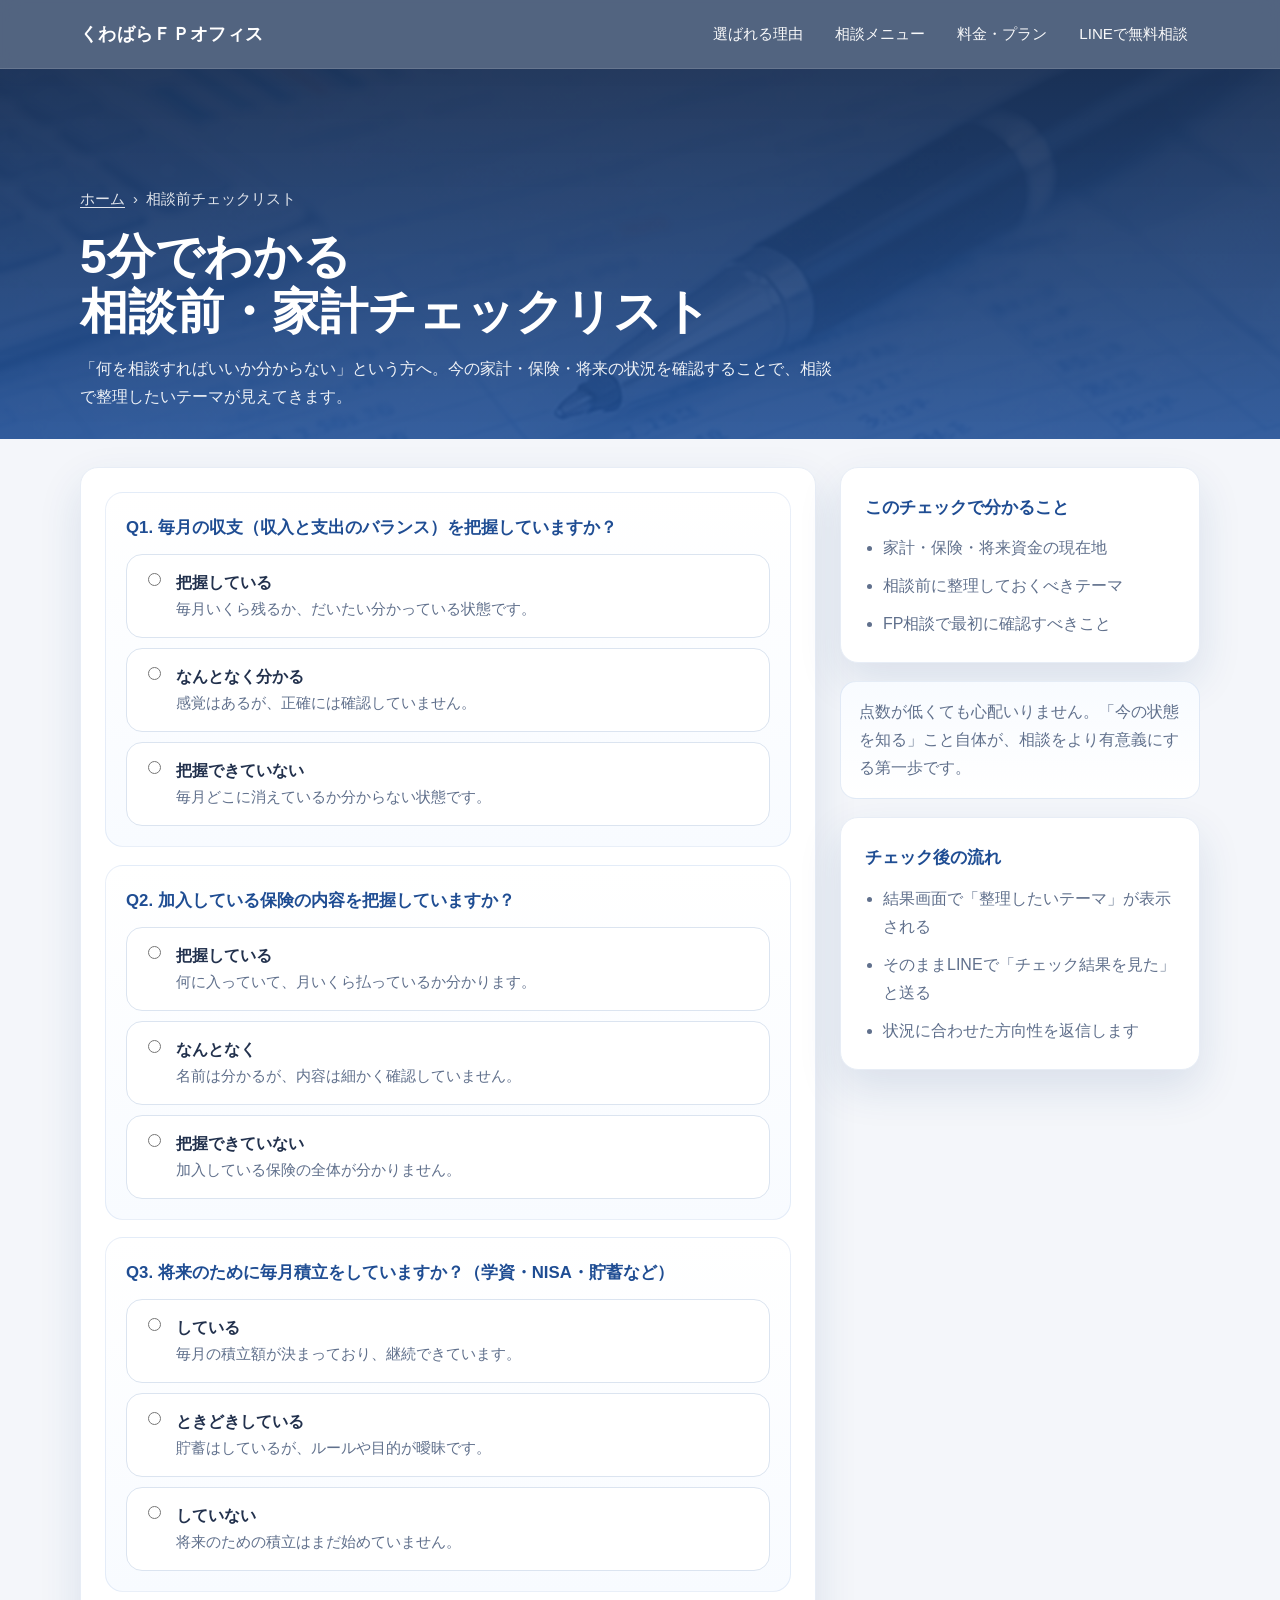
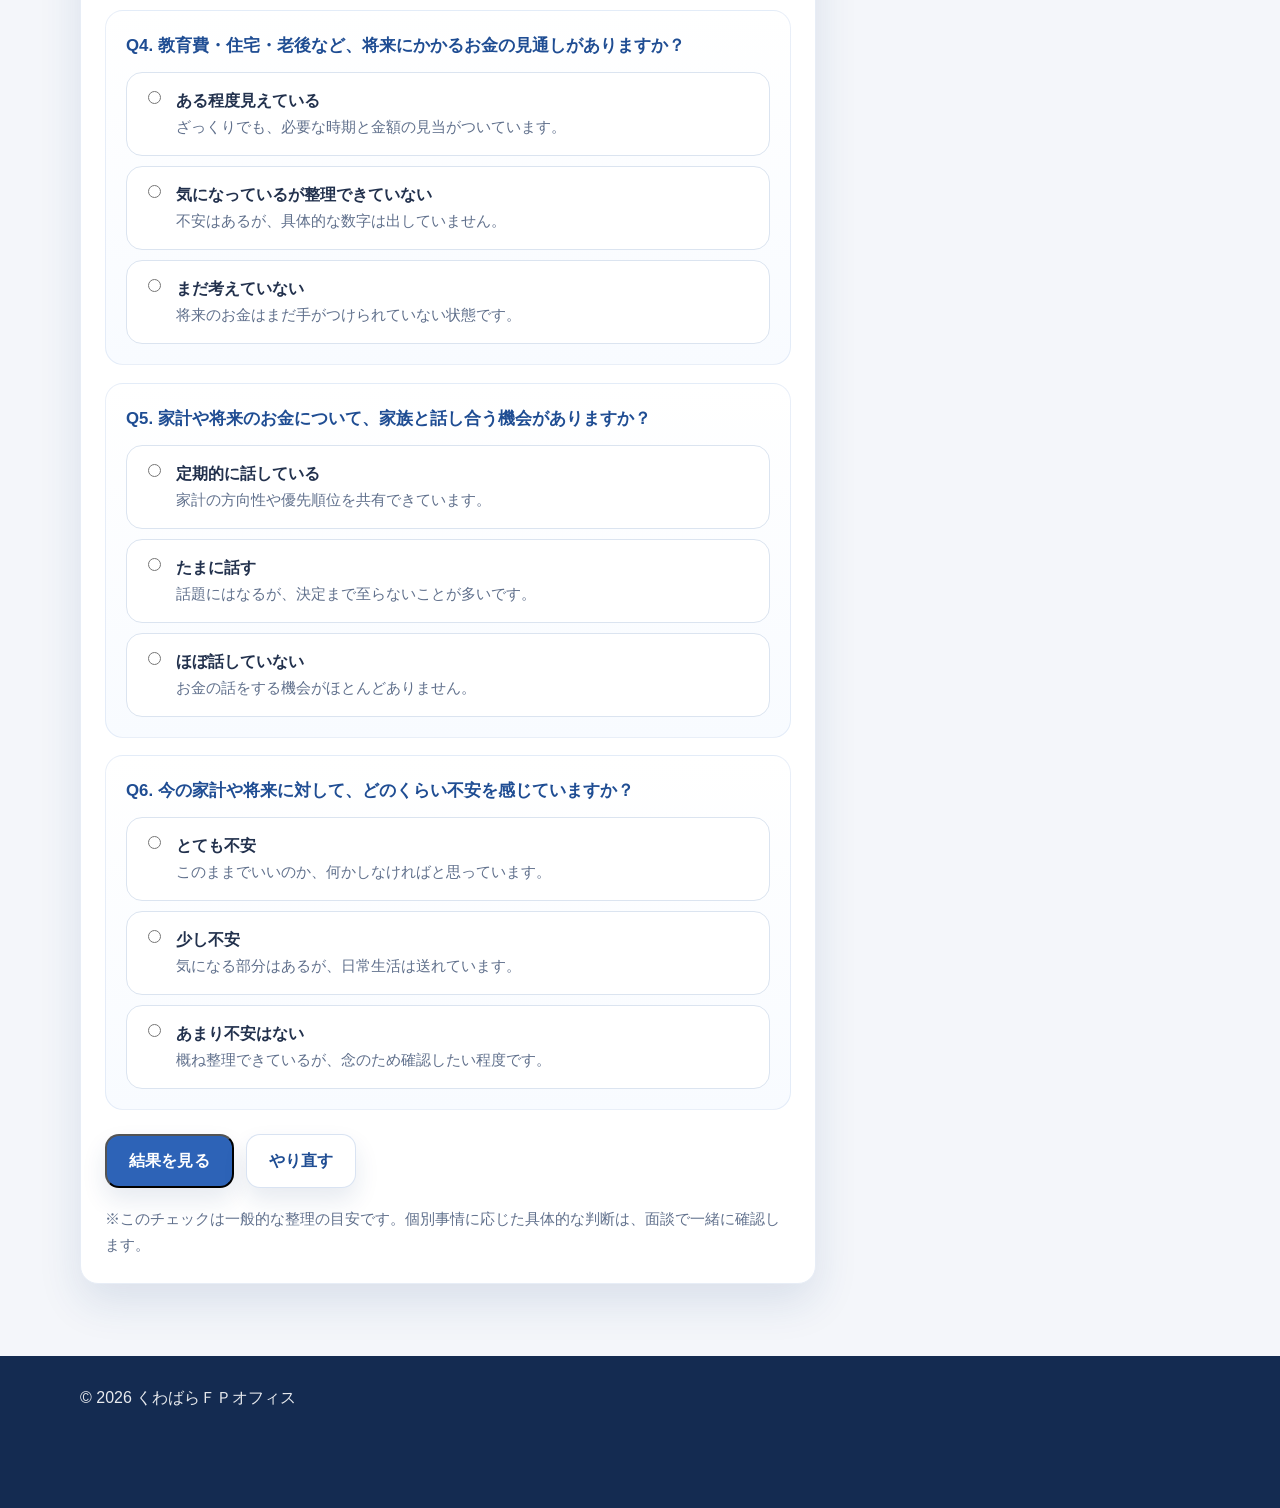
<file: pre-check.html>
<!DOCTYPE html>
<html lang="ja">
<head>
  <meta charset="utf-8"/>
  <meta name="viewport" content="width=device-width, initial-scale=1.0"/>
  <title>相談前・家計チェックリスト | くわばらＦＰオフィス</title>
  <meta name="description" content="5分で今の家計・保険・将来の状況を確認。相談前の「モヤモヤ」を言語化して、FP相談をもっと有効に活用できます。"/>
  <link href="./style.css" rel="stylesheet"/>
  <link href="./mini-tools.css" rel="stylesheet"/>
</head>
<body>
<header class="site-header" id="top">
  <div class="container header-inner">
    <a class="brand" href="./index.html">くわばらＦＰオフィス</a>
    <button aria-controls="global-nav" aria-expanded="false" class="menu-toggle" type="button">メニュー</button>
    <nav aria-label="グローバルナビゲーション" class="global-nav" id="global-nav">
      <a href="./index.html#reasons">選ばれる理由</a>
      <a href="./index.html#services">相談メニュー</a>
      <a href="./index.html#fees">料金・プラン</a>
      <a href="./index.html#contact">LINEで無料相談</a>
    </nav>
  </div>
</header>

<main>
  <section class="page-hero-simple">
    <div class="container">
      <div class="page-breadcrumb"><a href="./index.html">ホーム</a><span>›</span><span>相談前チェックリスト</span></div>
      <h1 class="page-title">5分でわかる<br>相談前・家計チェックリスト</h1>
      <p class="page-lead">「何を相談すればいいか分からない」という方へ。今の家計・保険・将来の状況を確認することで、相談で整理したいテーマが見えてきます。</p>
    </div>
  </section>

  <section class="page-shell">
    <div class="container page-grid">
      <div class="page-panel">
        <form class="tool-form" id="pre-check-form">

          <div class="question-card reveal">
            <h2 class="question-title">Q1. 毎月の収支（収入と支出のバランス）を把握していますか？</h2>
            <div class="radio-group">
              <label class="radio-option"><input type="radio" name="q1" value="2"><div><strong>把握している</strong><span>毎月いくら残るか、だいたい分かっている状態です。</span></div></label>
              <label class="radio-option"><input type="radio" name="q1" value="1"><div><strong>なんとなく分かる</strong><span>感覚はあるが、正確には確認していません。</span></div></label>
              <label class="radio-option"><input type="radio" name="q1" value="0"><div><strong>把握できていない</strong><span>毎月どこに消えているか分からない状態です。</span></div></label>
            </div>
          </div>

          <div class="question-card reveal">
            <h2 class="question-title">Q2. 加入している保険の内容を把握していますか？</h2>
            <div class="radio-group">
              <label class="radio-option"><input type="radio" name="q2" value="2"><div><strong>把握している</strong><span>何に入っていて、月いくら払っているか分かります。</span></div></label>
              <label class="radio-option"><input type="radio" name="q2" value="1"><div><strong>なんとなく</strong><span>名前は分かるが、内容は細かく確認していません。</span></div></label>
              <label class="radio-option"><input type="radio" name="q2" value="0"><div><strong>把握できていない</strong><span>加入している保険の全体が分かりません。</span></div></label>
            </div>
          </div>

          <div class="question-card reveal">
            <h2 class="question-title">Q3. 将来のために毎月積立をしていますか？（学資・NISA・貯蓄など）</h2>
            <div class="radio-group">
              <label class="radio-option"><input type="radio" name="q3" value="2"><div><strong>している</strong><span>毎月の積立額が決まっており、継続できています。</span></div></label>
              <label class="radio-option"><input type="radio" name="q3" value="1"><div><strong>ときどきしている</strong><span>貯蓄はしているが、ルールや目的が曖昧です。</span></div></label>
              <label class="radio-option"><input type="radio" name="q3" value="0"><div><strong>していない</strong><span>将来のための積立はまだ始めていません。</span></div></label>
            </div>
          </div>

          <div class="question-card reveal">
            <h2 class="question-title">Q4. 教育費・住宅・老後など、将来にかかるお金の見通しがありますか？</h2>
            <div class="radio-group">
              <label class="radio-option"><input type="radio" name="q4" value="2"><div><strong>ある程度見えている</strong><span>ざっくりでも、必要な時期と金額の見当がついています。</span></div></label>
              <label class="radio-option"><input type="radio" name="q4" value="1"><div><strong>気になっているが整理できていない</strong><span>不安はあるが、具体的な数字は出していません。</span></div></label>
              <label class="radio-option"><input type="radio" name="q4" value="0"><div><strong>まだ考えていない</strong><span>将来のお金はまだ手がつけられていない状態です。</span></div></label>
            </div>
          </div>

          <div class="question-card reveal">
            <h2 class="question-title">Q5. 家計や将来のお金について、家族と話し合う機会がありますか？</h2>
            <div class="radio-group">
              <label class="radio-option"><input type="radio" name="q5" value="2"><div><strong>定期的に話している</strong><span>家計の方向性や優先順位を共有できています。</span></div></label>
              <label class="radio-option"><input type="radio" name="q5" value="1"><div><strong>たまに話す</strong><span>話題にはなるが、決定まで至らないことが多いです。</span></div></label>
              <label class="radio-option"><input type="radio" name="q5" value="0"><div><strong>ほぼ話していない</strong><span>お金の話をする機会がほとんどありません。</span></div></label>
            </div>
          </div>

          <div class="question-card reveal">
            <h2 class="question-title">Q6. 今の家計や将来に対して、どのくらい不安を感じていますか？</h2>
            <div class="radio-group">
              <label class="radio-option"><input type="radio" name="q6" value="0"><div><strong>とても不安</strong><span>このままでいいのか、何かしなければと思っています。</span></div></label>
              <label class="radio-option"><input type="radio" name="q6" value="1"><div><strong>少し不安</strong><span>気になる部分はあるが、日常生活は送れています。</span></div></label>
              <label class="radio-option"><input type="radio" name="q6" value="2"><div><strong>あまり不安はない</strong><span>概ね整理できているが、念のため確認したい程度です。</span></div></label>
            </div>
          </div>

          <div class="form-actions">
            <button class="button primary" type="submit">結果を見る</button>
            <button class="button secondary" id="reset-check" type="button">やり直す</button>
          </div>
          <p class="form-note">※このチェックは一般的な整理の目安です。個別事情に応じた具体的な判断は、面談で一緒に確認します。</p>
        </form>

        <section aria-live="polite" class="result-card result-hidden" id="result-card">
          <p class="result-label">CHECK RESULT</p>
          <h2 class="result-title" id="result-title"></h2>
          <p class="result-copy" id="result-copy"></p>
          <p class="result-subcopy" id="result-score"></p>
          <div class="result-themes" id="result-themes"></div>
          <ol class="result-next" id="result-next"></ol>
          <div class="result-actions">
            <a class="button line" href="https://lin.ee/rTetBKJ" rel="noopener noreferrer" target="_blank">結果を踏まえてLINEで相談する</a>
            <a class="button secondary" href="./index.html#fees">料金を見る</a>
          </div>
          <p class="result-line-note">「チェック結果を見て連絡しました」と送ってもらうだけで大丈夫です。</p>
        </section>
      </div>

      <aside class="page-side">
        <div class="page-panel">
          <h2 class="side-card-title">このチェックで分かること</h2>
          <ul class="side-list">
            <li>家計・保険・将来資金の現在地</li>
            <li>相談前に整理しておくべきテーマ</li>
            <li>FP相談で最初に確認すべきこと</li>
          </ul>
        </div>
        <div class="notice-box">
          点数が低くても心配いりません。「今の状態を知る」こと自体が、相談をより有意義にする第一歩です。
        </div>
        <div class="page-panel">
          <h2 class="side-card-title">チェック後の流れ</h2>
          <ul class="side-list">
            <li>結果画面で「整理したいテーマ」が表示される</li>
            <li>そのままLINEで「チェック結果を見た」と送る</li>
            <li>状況に合わせた方向性を返信します</li>
          </ul>
        </div>
      </aside>
    </div>
  </section>
</main>

<footer class="site-footer">
  <div class="container footer-inner">
    <div class="footer-left">
      <p>© 2026 くわばらＦＰオフィス</p>
    </div>
  </div>
</footer>

<script src="./script.js"></script>
<script src="./pre-check.js"></script>
</body>
</html>
</file>
<file: style.css>
:root {
  --bg: #f4f6fa;
  --surface: #ffffff;
  --surface-soft: #f8fbff;
  --text: #22314d;
  --muted: #60708c;
  --line: #dbe4f0;
  --primary: #2d63b7;
  --primary-dark: #1f4d93;
  --primary-soft: #e8f0ff;
  --accent: #c84f4f;
  --accent-soft: #fff4f4;
  --line-btn: #27b728;
  --shadow: 0 18px 44px rgba(28, 63, 122, 0.12);
  --radius: 18px;
  --container: 1120px;
}

* {
  box-sizing: border-box;
}

html {
  scroll-behavior: smooth;
}

body {
  margin: 0;
  font-family: -apple-system, BlinkMacSystemFont, "Segoe UI", "Hiragino Sans", "Hiragino Kaku Gothic ProN", "Yu Gothic", sans-serif;
  color: var(--text);
  background: var(--bg);
  line-height: 1.75;
}

section[id] {
  scroll-margin-top: 88px;
}

a {
  color: inherit;
  text-decoration: none;
}

img {
  display: block;
  max-width: 100%;
}

.container {
  width: min(calc(100% - 32px), var(--container));
  margin: 0 auto;
}

.site-header {
  position: sticky;
  top: 0;
  z-index: 1000;
  background: rgba(20, 43, 81, 0.72);
  backdrop-filter: blur(10px);
  color: #fff;
  border-bottom: 1px solid rgba(255,255,255,0.12);
  transition: background 0.35s ease, box-shadow 0.35s ease;
}

.site-header.is-scrolled {
  background: rgba(20, 43, 81, 0.94);
  box-shadow: 0 8px 24px rgba(0,0,0,0.16);
}

.header-inner {
  min-height: 68px;
  display: flex;
  align-items: center;
  justify-content: space-between;
  gap: 16px;
}

.brand {
  font-size: 1.1rem;
  font-weight: 800;
  letter-spacing: 0.02em;
}

.global-nav {
  display: flex;
  gap: 8px;
  font-size: 0.95rem;
  align-items: center;
}

.global-nav a {
  display: inline-flex;
  align-items: center;
  justify-content: center;
  min-height: 44px;
  padding: 0 12px;
  border-radius: 999px;
  opacity: 0.96;
  transition: background 0.2s ease, opacity 0.2s ease;
}

.global-nav a:hover,
.global-nav a:focus-visible,
.global-nav a:active {
  opacity: 1;
  background: rgba(255,255,255,0.12);
}

.menu-toggle {
  display: none;
  border: 1px solid rgba(255,255,255,0.35);
  background: transparent;
  color: #fff;
  border-radius: 999px;
  padding: 10px 14px;
}

.hero {
  position: relative;
  min-height: 640px;
  display: flex;
  align-items: center;
  overflow: hidden;
  background: url("./hero-bg-clean.jpg") center/cover no-repeat;
}

.hero::before {
  content: "";
  position: absolute;
  inset: 0;
  background: inherit;
  transform: scale(1.04);
  animation: heroZoom 14s ease-in-out infinite alternate;
}

.hero-overlay {
  position: absolute;
  inset: 0;
  background: linear-gradient(92deg, rgba(25, 66, 135, 0.93) 0%, rgba(25, 66, 135, 0.78) 38%, rgba(255,255,255,0.06) 100%);
}

.hero-grid {
  position: relative;
  z-index: 1;
  display: grid;
  grid-template-columns: minmax(0, 1.2fr) minmax(300px, 0.8fr);
  gap: 32px;
  align-items: center;
  padding: 92px 0 52px;
}

.hero-copy {
  color: #fff;
}

.hero-mini {
  display: inline-flex;
  gap: 10px;
  align-items: center;
  min-height: 38px;
  padding: 0 16px;
  border-radius: 999px;
  background: rgba(255,255,255,0.15);
  border: 1px solid rgba(255,255,255,0.22);
  margin: 0 0 16px;
  font-size: 0.92rem;
}

.hero h1 {
  margin: 0;
  font-size: clamp(2.8rem, 6vw, 4.8rem);
  line-height: 1.08;
  letter-spacing: 0.01em;
}

.hero h1 span {
  color: #dfeaff;
}

.hero-text {
  margin: 22px 0 0;
  font-size: 1.08rem;
  max-width: 720px;
}

.hero-badges {
  display: flex;
  flex-wrap: wrap;
  gap: 10px;
  margin-top: 22px;
}

.hero-badges span {
  display: inline-flex;
  align-items: center;
  min-height: 36px;
  padding: 0 14px;
  border-radius: 999px;
  background: rgba(255,255,255,0.15);
  border: 1px solid rgba(255,255,255,0.2);
  font-size: 0.92rem;
}

.hero-buttons,
.contact-buttons {
  display: flex;
  flex-wrap: wrap;
  gap: 14px;
  margin-top: 28px;
}

.button {
  display: inline-flex;
  align-items: center;
  justify-content: center;
  min-width: 220px;
  min-height: 54px;
  border-radius: 999px;
  padding: 0 22px;
  font-weight: 800;
  letter-spacing: 0.01em;
  box-shadow: var(--shadow);
  position: relative;
  overflow: hidden;
}

.button::after {
  content: "";
  position: absolute;
  inset: 0;
  background: linear-gradient(120deg, transparent 25%, rgba(255,255,255,0.24) 50%, transparent 75%);
  transform: translateX(-140%);
  transition: transform 0.8s ease;
}

.button:hover::after {
  transform: translateX(140%);
}

.button.primary,
.button.mail {
  background: var(--primary);
  color: #fff;
}

.button.primary:hover,
.button.mail:hover {
  background: var(--primary-dark);
}

.button.ghost {
  background: rgba(255,255,255,0.14);
  color: #fff;
  border: 1px solid rgba(255,255,255,0.35);
}

.button.line {
  background: var(--line-btn);
  color: #fff;
}

.hero-point-box {
  background: rgba(255,255,255,0.96);
  color: var(--text);
  border-radius: 22px;
  padding: 26px;
  box-shadow: var(--shadow);
  max-width: 380px;
  margin-left: auto;
}

.hero-point-title {
  margin: 0 0 14px;
  font-size: 1.05rem;
  font-weight: 800;
  color: var(--primary-dark);
}

.hero-point-box ul {
  margin: 0;
  padding: 0;
  list-style: none;
}

.hero-point-box li {
  position: relative;
  padding-left: 28px;
}

.hero-point-box li + li {
  margin-top: 12px;
}

.hero-point-box li::before {
  content: "✓";
  position: absolute;
  left: 0;
  top: 0;
  color: var(--primary);
  font-weight: 800;
}

.section {
  padding: 72px 0;
}

.section-soft,
.contact-section {
  background: var(--surface-soft);
}

.section-label {
  margin: 0 0 8px;
  color: var(--primary);
  font-weight: 800;
  letter-spacing: 0.08em;
  font-size: 0.88rem;
}

.section h2 {
  margin: 0 0 24px;
  font-size: clamp(2rem, 4vw, 2.8rem);
  line-height: 1.2;
}

.section-intro,
.note,
.contact-text,
.card p,
.step p,
.reason-card p,
.plan-copy,
.plan-time,
.faq-list p,
.head-note,
.need-item span:last-child,
.trust-copy p,
.trust-point span {
  color: var(--muted);
}

.section-head {
  display: flex;
  justify-content: space-between;
  align-items: end;
  gap: 24px;
  margin-bottom: 28px;
}

.head-note {
  font-weight: 700;
  color: var(--primary-dark);
  background: linear-gradient(135deg, rgba(45,99,183,0.12) 0%, rgba(120,165,241,0.12) 100%);
  border: 1px solid rgba(45,99,183,0.12);
  padding: 10px 14px;
  border-radius: 999px;
}

.reason-cards,
.cards,
.pricing-cards,
.steps {
  display: grid;
  gap: 24px;
}

.reason-cards {
  grid-template-columns: repeat(3, 1fr);
}

.reason-card,
.card,
.step,
.pricing-card,
.trust-box,
.needs-box {
  background: var(--surface);
  border-radius: var(--radius);
  box-shadow: var(--shadow);
  border: 1px solid #e7edf6;
}

.reason-card,
.card,
.step,
.pricing-card {
  padding: 22px;
}

.reason-card {
  position: relative;
}

.reason-number {
  display: inline-grid;
  place-items: center;
  width: 54px;
  height: 54px;
  border-radius: 16px;
  margin-bottom: 16px;
  background: linear-gradient(135deg, var(--primary) 0%, #6f9df0 100%);
  color: #fff;
  font-weight: 800;
  font-size: 1rem;
  letter-spacing: 0.08em;
  box-shadow: 0 12px 26px rgba(45, 99, 183, 0.22);
}

.reason-card h3,
.card h3,
.step h3,
.pricing-card h3,
.trust-point strong {
  margin: 0 0 10px;
  color: var(--primary-dark);
}

.needs-box {
  padding: 24px;
  background: linear-gradient(180deg, #ffffff 0%, #f6f9ff 100%);
  border: 1px solid rgba(45, 99, 183, 0.12);
}

.needs-grid {
  display: grid;
  grid-template-columns: repeat(2, 1fr);
  gap: 14px 18px;
}

.need-item {
  display: flex;
  align-items: center;
  gap: 12px;
  min-height: 64px;
  padding: 14px 16px;
  border-radius: 18px;
  background: linear-gradient(180deg, #ffffff 0%, #f8fbff 100%);
  border: 1px solid rgba(45, 99, 183, 0.1);
  box-shadow: 0 10px 24px rgba(28, 63, 122, 0.08);
}

.need-check {
  position: relative;
  flex: 0 0 28px;
  width: 28px;
  height: 28px;
  border-radius: 10px;
  background: linear-gradient(135deg, #2d63b7 0%, #6a96e2 100%);
  box-shadow: 0 10px 22px rgba(45, 99, 183, 0.24);
}

.need-check::after {
  content: "";
  position: absolute;
  left: 9px;
  top: 5px;
  width: 8px;
  height: 14px;
  border-right: 3px solid #fff;
  border-bottom: 3px solid #fff;
  transform: rotate(40deg);
}

.need-item span:last-child {
  font-size: clamp(0.98rem, 1.9vw, 1.14rem);
  line-height: 1.4;
  font-weight: 700;
  color: var(--text);
}

.needs-cta {
  margin-top: 18px;
  padding: 20px 22px;
  border-radius: 18px;
  background: linear-gradient(135deg, #edf4ff 0%, #f8fbff 100%);
  border: 1px solid rgba(45, 99, 183, 0.14);
  box-shadow: inset 0 1px 0 rgba(255,255,255,0.85);
}

.needs-cta p {
  margin: 0 0 14px;
  color: var(--primary-dark);
  font-weight: 600;
}

.cards {
  grid-template-columns: repeat(3, 1fr);
}

.card img {
  margin: 0 auto;
  width: min(100%, 220px);
  aspect-ratio: 1 / 1;
  object-fit: contain;
}

.service-cards {
  margin-top: 8px;
}

.service-card {
  position: relative;
  padding: 24px;
  background: linear-gradient(180deg, rgba(255,255,255,0.99) 0%, rgba(244,248,255,0.99) 100%);
  overflow: hidden;
}

.service-card::before {
  content: "";
  position: absolute;
  inset: 0 0 auto 0;
  height: 5px;
  background: linear-gradient(90deg, var(--primary) 0%, #78a5f1 100%);
}

.service-card-kakei::before {
  background: linear-gradient(90deg, #2d63b7 0%, #78a5f1 100%);
}

.service-card-hoken::before {
  background: linear-gradient(90deg, #2f6f8f 0%, #75b8d6 100%);
}

.service-card-rougo::before {
  background: linear-gradient(90deg, #4d6bb3 0%, #9db5f6 100%);
}

.service-image-wrap {
  min-height: 236px;
  margin: -2px -2px 18px;
  border-radius: 22px;
  border: 1px solid rgba(45, 99, 183, 0.08);
  box-shadow: inset 0 1px 0 rgba(255,255,255,0.9);
}

.service-visual {
  position: relative;
  display: flex;
  flex-direction: column;
  justify-content: space-between;
  gap: 18px;
  padding: 20px;
}

.service-visual-kakei {
  background: radial-gradient(circle at top left, #ffffff 0%, #eef5ff 55%, #e4efff 100%);
}

.service-visual-hoken {
  background: radial-gradient(circle at top left, #ffffff 0%, #eef9fc 56%, #deeff5 100%);
}

.service-visual-rougo {
  background: radial-gradient(circle at top left, #ffffff 0%, #f0f4ff 58%, #e5ebff 100%);
}

.service-visual-head {
  display: flex;
  align-items: center;
  gap: 14px;
}

.service-icon-badge {
  display: inline-grid;
  place-items: center;
  width: 54px;
  height: 54px;
  border-radius: 18px;
  background: linear-gradient(135deg, rgba(45,99,183,0.96) 0%, rgba(120,165,241,0.96) 100%);
  color: #fff;
  font-size: 1.25rem;
  font-weight: 800;
  box-shadow: 0 14px 30px rgba(45, 99, 183, 0.2);
}

.service-card-hoken .service-icon-badge {
  background: linear-gradient(135deg, rgba(47,111,143,0.96) 0%, rgba(117,184,214,0.96) 100%);
}

.service-card-rougo .service-icon-badge {
  background: linear-gradient(135deg, rgba(77,107,179,0.96) 0%, rgba(157,181,246,0.96) 100%);
}

.service-visual-copy strong {
  display: block;
  color: var(--primary-dark);
  font-size: 1.02rem;
}

.service-visual-copy span {
  display: block;
  color: var(--muted);
  font-size: 0.9rem;
}

.service-bars {
  display: grid;
  gap: 12px;
  padding: 4px 0;
}

.service-bars span {
  display: block;
  width: var(--w);
  height: 14px;
  border-radius: 999px;
  background: linear-gradient(90deg, rgba(45,99,183,0.94) 0%, rgba(120,165,241,0.62) 100%);
  box-shadow: inset 0 1px 0 rgba(255,255,255,0.55);
}

.service-shield {
  display: grid;
  place-items: center;
  min-height: 88px;
}

.shield-main {
  position: relative;
  display: inline-grid;
  place-items: center;
  width: 110px;
  height: 120px;
  background: linear-gradient(180deg, rgba(47,111,143,0.94) 0%, rgba(117,184,214,0.94) 100%);
  color: #fff;
  font-weight: 800;
  letter-spacing: 0.06em;
  clip-path: polygon(50% 0%, 92% 16%, 92% 52%, 50% 100%, 8% 52%, 8% 16%);
  box-shadow: 0 18px 30px rgba(47, 111, 143, 0.2);
}

.service-graph {
  position: relative;
  min-height: 92px;
  margin: 2px 2px 6px;
}

.graph-line {
  position: absolute;
  inset: auto 0 20px 0;
  height: 2px;
  background: linear-gradient(90deg, transparent 0%, rgba(77,107,179,0.35) 12%, rgba(77,107,179,0.35) 88%, transparent 100%);
}

.graph-dot {
  position: absolute;
  width: 18px;
  height: 18px;
  border-radius: 50%;
  background: linear-gradient(135deg, #4d6bb3 0%, #9db5f6 100%);
  box-shadow: 0 10px 22px rgba(77, 107, 179, 0.22);
}

.dot-1 { left: 12%; bottom: 26px; }
.dot-2 { left: 46%; bottom: 46px; }
.dot-3 { right: 12%; bottom: 62px; }

.service-mini-chips {
  display: flex;
  flex-wrap: wrap;
  gap: 10px;
}

.service-mini-chips span {
  display: inline-flex;
  align-items: center;
  min-height: 34px;
  padding: 0 12px;
  border-radius: 999px;
  background: rgba(255,255,255,0.84);
  border: 1px solid rgba(45,99,183,0.12);
  color: var(--primary-dark);
  font-size: 0.84rem;
  font-weight: 700;
}

.service-tag {
  display: inline-flex;
  align-items: center;
  min-height: 30px;
  padding: 0 12px;
  margin: 0 0 12px;
  border-radius: 999px;
  background: rgba(45, 99, 183, 0.1);
  color: var(--primary-dark);
  font-size: 0.86rem;
  font-weight: 800;
}

.service-points {
  list-style: none;
  display: flex;
  flex-wrap: wrap;
  gap: 10px;
  padding: 0;
  margin: 16px 0 0;
}

.service-points li {
  display: inline-flex;
  align-items: center;
  min-height: 34px;
  padding: 0 12px;
  border-radius: 999px;
  background: #fff;
  border: 1px solid rgba(45, 99, 183, 0.12);
  color: var(--primary-dark);
  font-size: 0.88rem;
  font-weight: 700;
}

.profile-section {
  background: linear-gradient(180deg, #ffffff 0%, #f7fbff 100%);
}

.profile-grid {
  display: grid;
  grid-template-columns: minmax(280px, 0.74fr) minmax(0, 1fr);
  gap: 40px;
  align-items: center;
}

.profile-photo-wrap,
.profile-copy {
  background: var(--surface);
  border-radius: var(--radius);
  box-shadow: var(--shadow);
  border: 1px solid #e7edf6;
}

.profile-photo-wrap {
  overflow: hidden;
}

.profile-photo-wrap img {
  width: 100%;
  height: 100%;
  max-height: 760px;
  object-fit: cover;
  object-position: center top;
}

.profile-copy {
  padding: 28px;
}

.profile-facts {
  display: grid;
  grid-template-columns: repeat(2, minmax(0, 1fr));
  gap: 12px;
  margin: 20px 0 22px;
}

.profile-fact {
  padding: 14px 16px;
  border-radius: 16px;
  background: linear-gradient(180deg, #f8fbff 0%, #ffffff 100%);
  border: 1px solid var(--line);
}

.profile-fact-wide {
  grid-column: span 2;
}

.fact-label {
  display: block;
  margin-bottom: 6px;
  font-size: 0.82rem;
  font-weight: 800;
  letter-spacing: 0.06em;
  color: var(--muted);
}

.profile-fact strong {
  display: block;
  color: var(--primary-dark);
  line-height: 1.45;
  font-size: 1.02rem;
}

.profile-lead {
  margin: 0 0 14px;
  font-size: 1.18rem;
  font-weight: 800;
  color: var(--primary-dark);
}

.profile-points {
  list-style: none;
  padding: 0;
  margin: 26px 0 0;
  display: grid;
  gap: 14px;
}

.profile-points li {
  display: grid;
  grid-template-columns: 160px 1fr;
  gap: 12px;
  padding: 14px 0;
  border-top: 1px solid var(--line);
}

.profile-points li:first-child {
  border-top: 0;
  padding-top: 0;
}

.profile-points strong {
  color: var(--primary-dark);
}

.pricing-cards {
  grid-template-columns: repeat(2, 1fr);
}

.pricing-card {
  position: relative;
}

.pricing-card.featured {
  border: 2px solid rgba(45, 99, 183, 0.35);
}

.plan-badge {
  display: inline-flex;
  align-items: center;
  min-height: 30px;
  padding: 0 12px;
  border-radius: 999px;
  background: rgba(45, 99, 183, 0.1);
  color: var(--primary-dark);
  font-weight: 800;
  font-size: 0.85rem;
  margin: 0 0 14px;
}

.plan-price {
  margin: 10px 0 0;
  font-size: 1.75rem;
  font-weight: 800;
  color: var(--primary-dark);
  line-height: 1.2;
}

.plan-block {
  margin-top: 20px;
  padding-top: 18px;
  border-top: 1px solid var(--line);
}

.plan-block h4 {
  margin: 0 0 10px;
  font-size: 1rem;
}

.plan-block ul {
  margin: 0;
  padding-left: 18px;
  color: var(--muted);
}

.plan-block li + li {
  margin-top: 8px;
}

.steps {
  grid-template-columns: repeat(4, 1fr);
}

.step span {
  display: inline-grid;
  place-items: center;
  width: 44px;
  height: 44px;
  border-radius: 50%;
  margin-bottom: 16px;
  background: rgba(45, 99, 183, 0.1);
  color: var(--primary-dark);
  font-weight: 800;
}

.trust-section {
  background: linear-gradient(180deg, #f4f6fa 0%, #eef4ff 100%);
}

.trust-box {
  display: grid;
  grid-template-columns: 1.15fr 0.85fr;
  gap: 24px;
  padding: 26px;
}

.trust-points {
  display: grid;
  grid-template-columns: repeat(2, 1fr);
  gap: 16px;
}

.trust-point {
  display: flex;
  flex-direction: column;
  justify-content: center;
  min-height: 120px;
  padding: 20px;
  border-radius: 16px;
  background: var(--surface-soft);
  border: 1px solid #e0e9f7;
}

.contact-grid {
  display: grid;
  grid-template-columns: 1.05fr 0.95fr;
  gap: 48px;
  align-items: center;
}

.contact-visual img {
  margin-left: auto;
}

.contact-points {
  display: flex;
  flex-wrap: wrap;
  gap: 10px;
  list-style: none;
  padding: 0;
  margin: 18px 0 0;
}

.contact-points li {
  display: inline-flex;
  align-items: center;
  min-height: 36px;
  padding: 0 14px;
  border-radius: 999px;
  background: #fff;
  border: 1px solid var(--line);
  color: var(--primary-dark);
  font-weight: 700;
}

.faq-list {
  display: grid;
  gap: 14px;
}

.faq-list details {
  background: var(--surface);
  border-radius: 16px;
  box-shadow: var(--shadow);
  border: 1px solid #e7edf6;
  padding: 18px 20px;
}

.faq-list summary {
  cursor: pointer;
  font-weight: 700;
  list-style: none;
}

.faq-list summary::-webkit-details-marker {
  display: none;
}

.faq-list summary::after {
  content: "+";
  float: right;
  font-size: 1.2rem;
  color: var(--primary);
}

.faq-list details[open] summary::after {
  content: "−";
}

.site-footer {
  background: #142b51;
  color: rgba(255,255,255,0.9);
  padding-bottom: 68px;
}

.footer-inner {
  min-height: 84px;
  display: flex;
  justify-content: space-between;
  align-items: center;
  gap: 20px;
}

.mobile-cta {
  display: none;
}

.reveal {
  opacity: 0;
  transform: translateY(28px);
  transition: opacity 0.8s ease, transform 0.8s ease;
  will-change: opacity, transform;
}

.reveal.is-visible {
  opacity: 1;
  transform: translateY(0);
}

.delay-1 { transition-delay: 0.08s; }
.delay-2 { transition-delay: 0.16s; }
.delay-3 { transition-delay: 0.24s; }
.delay-4 { transition-delay: 0.32s; }
.stagger-1 { transition-delay: 0.08s; }
.stagger-2 { transition-delay: 0.16s; }
.stagger-3 { transition-delay: 0.24s; }
.stagger-4 { transition-delay: 0.32s; }
.stagger-5 { transition-delay: 0.4s; }
.stagger-6 { transition-delay: 0.48s; }

.lift-on-hover {
  transition: transform 0.25s ease, box-shadow 0.25s ease, filter 0.25s ease;
}

.lift-on-hover:hover {
  transform: translateY(-4px);
  box-shadow: 0 16px 34px rgba(0,0,0,0.12);
  filter: saturate(1.02);
}

.float-soft {
  animation: floatSoft 5.5s ease-in-out infinite;
}

@keyframes floatSoft {
  0%   { transform: translateY(0); }
  50%  { transform: translateY(-10px); }
  100% { transform: translateY(0); }
}

@keyframes heroZoom {
  from { transform: scale(1.02); }
  to { transform: scale(1.08); }
}

@media (max-width: 1080px) {
  .reason-cards,
  .cards,
  .pricing-cards,
  .steps,
  .trust-points {
    grid-template-columns: repeat(2, 1fr);
  }

  .hero-grid,
  .contact-grid,
  .trust-box,
  .profile-grid {
    grid-template-columns: 1fr;
  }

  .hero-point-box,
  .contact-visual img {
    margin-left: 0;
  }
}

@media (max-width: 960px) {
  .global-nav {
    position: absolute;
    top: calc(100% + 8px);
    right: 16px;
    left: 16px;
    background: rgba(20, 43, 81, 0.98);
    border: 1px solid rgba(255,255,255,0.12);
    border-radius: 18px;
    padding: 8px 0;
    flex-direction: column;
    align-items: stretch;
    gap: 0;
    display: none;
    overflow: hidden;
  }

  .global-nav a {
    display: flex;
    width: 100%;
    align-self: stretch;
    justify-content: flex-start;
    min-height: 54px;
    padding: 0 18px;
    border-radius: 0;
    -webkit-tap-highlight-color: rgba(255,255,255,0.12);
  }

  .global-nav a + a {
    border-top: 1px solid rgba(255,255,255,0.08);
  }

  .global-nav.is-open {
    display: flex;
  }

  .menu-toggle {
    display: inline-flex;
  }

  .cards,
  .pricing-cards,
  .trust-points {
    grid-template-columns: 1fr;
  }

  .reason-cards,
  .steps,
  .needs-grid {
    grid-template-columns: repeat(2, 1fr);
  }

  .section-head {
    flex-direction: column;
    align-items: flex-start;
  }

  .hero {
    min-height: 600px;
    background-position: 68% center;
  }
}

@media (max-width: 640px) {
  .profile-facts {
    grid-template-columns: 1fr;
  }

  .profile-fact-wide {
    grid-column: span 1;
  }

  .section {
    padding: 52px 0;
  }

  .hero-grid {
    padding: 84px 0 44px;
  }

  .hero h1 {
    font-size: 2.45rem;
  }

  .hero-text,
  .hero-mini {
    font-size: 0.98rem;
  }

  .button {
    width: 100%;
  }

  .need-item {
    min-height: 58px;
    padding: 12px 14px;
    gap: 10px;
    border-radius: 16px;
  }

  .need-item span:last-child {
    font-size: 0.96rem;
    line-height: 1.32;
  }

  .need-check {
    width: 24px;
    height: 24px;
    flex-basis: 24px;
    border-radius: 8px;
  }

  .need-check::after {
    left: 8px;
    top: 4px;
    width: 6px;
    height: 12px;
    border-right-width: 2.5px;
    border-bottom-width: 2.5px;
  }

  .profile-copy {
    padding: 24px;
  }

  .profile-points li {
    grid-template-columns: 1fr;
    gap: 6px;
  }

  .pricing-card,
  .card,
  .step,
  .reason-card,
  .trust-box,
  .needs-box {
    padding: 18px;
  }

  .footer-inner {
    flex-direction: column;
    align-items: flex-start;
    padding-bottom: 8px;
  }

  .mobile-cta {
    position: fixed;
    left: 10px;
    right: 10px;
    bottom: 10px;
    z-index: 1200;
    display: grid;
    grid-template-columns: repeat(3, minmax(0, 1fr));
    gap: 8px;
  }

  .mobile-cta a {
    display: inline-flex;
    align-items: center;
    justify-content: center;
    min-height: 50px;
    border-radius: 999px;
    color: #fff;
    font-weight: 800;
    font-size: 0.83rem;
    box-shadow: 0 10px 24px rgba(0,0,0,0.18);
  }

  .mobile-cta a.line {
    background: var(--line-btn);
  }

  .mobile-cta a.reserve {
    background: linear-gradient(135deg, #7357d8 0%, #5e43c1 100%);
  }

  .mobile-cta a.mail {
    background: var(--primary);
  }
}


@media (max-width: 430px) {
  .needs-grid,
  .reason-cards,
  .steps {
    grid-template-columns: 1fr;
  }

  .hero {
    min-height: 560px;
  }

  .hero-point-box {
    padding: 18px;
  }

  .button {
    min-height: 50px;
  }
}

@media (prefers-reduced-motion: reduce) {
  html {
    scroll-behavior: auto;
  }

  *,
  *::before,
  *::after {
    animation: none !important;
    transition: none !important;
  }

  .reveal,
  .reveal.is-visible {
    opacity: 1 !important;
    transform: none !important;
  }
}


.profile-name-label {
  margin-bottom: 6px;
}

.profile-name {
  margin: 0 0 12px;
  font-size: clamp(1.7rem, 3vw, 2.2rem);
  line-height: 1.2;
  color: var(--text);
}


.reason-icon {
  display: none !important;
}

.reason-card h3 {
  margin-top: 0;
}


@media (max-width: 640px) {
  .service-image-wrap {
    min-height: 180px;
  }

  .service-points {
    gap: 8px;
  }

  .service-points li {
    font-size: 0.82rem;
    min-height: 32px;
    padding: 0 10px;
  }
}


.contact-grid {
  align-items: stretch;
}

.contact-visual {
  display: flex;
}

.contact-offer-card {
  width: 100%;
  padding: 28px;
  border-radius: 28px;
  background: linear-gradient(180deg, #ffffff 0%, #f3f7ff 100%);
  border: 1px solid rgba(45,99,183,0.10);
  box-shadow: 0 22px 44px rgba(20, 44, 92, 0.12);
}

.contact-offer-label {
  margin: 0 0 18px;
  font-size: 0.95rem;
  font-weight: 800;
  letter-spacing: 0.08em;
  color: var(--primary-dark);
}

.contact-offer-items {
  display: grid;
  gap: 14px;
}

.contact-offer-item {
  display: grid;
  grid-template-columns: 54px minmax(0, 1fr);
  gap: 14px;
  align-items: start;
  padding: 16px;
  border-radius: 20px;
  background: #fff;
  border: 1px solid rgba(45,99,183,0.08);
}

.contact-offer-no {
  display: inline-grid;
  place-items: center;
  width: 54px;
  height: 54px;
  border-radius: 18px;
  background: linear-gradient(135deg, #2d63b7 0%, #7aa6ff 100%);
  color: #fff;
  font-weight: 800;
  letter-spacing: 0.08em;
  box-shadow: 0 12px 28px rgba(45,99,183,0.18);
}

.contact-offer-item strong {
  display: block;
  margin-top: 2px;
  color: var(--primary-dark);
  font-size: 1rem;
}

.contact-offer-item p {
  margin: 8px 0 0;
  color: var(--muted);
  line-height: 1.75;
  font-size: 0.95rem;
}

.contact-offer-footer {
  display: flex;
  flex-wrap: wrap;
  gap: 10px;
  margin-top: 18px;
}

.contact-offer-footer span {
  display: inline-flex;
  align-items: center;
  min-height: 34px;
  padding: 0 14px;
  border-radius: 999px;
  background: rgba(45,99,183,0.08);
  color: var(--primary-dark);
  font-weight: 700;
  font-size: 0.86rem;
}

@media (max-width: 767px) {
  .contact-offer-card {
    padding: 22px;
    border-radius: 24px;
  }

  .contact-offer-item {
    grid-template-columns: 46px minmax(0, 1fr);
    gap: 12px;
    padding: 14px;
    border-radius: 18px;
  }

  .contact-offer-no {
    width: 46px;
    height: 46px;
    border-radius: 14px;
    font-size: 0.9rem;
  }
}

.profile-links {
  display: flex;
  flex-wrap: wrap;
  gap: 10px;
  margin: 18px 0 4px;
}

.profile-link-chip,
.footer-social a {
  display: inline-flex;
  align-items: center;
  justify-content: center;
  min-height: 42px;
  padding: 0 16px;
  border-radius: 999px;
  background: linear-gradient(180deg, #f4f8ff 0%, #ffffff 100%);
  border: 1px solid rgba(45, 99, 183, 0.18);
  color: var(--primary-dark);
  font-weight: 800;
  text-decoration: none;
  transition: transform 0.2s ease, box-shadow 0.2s ease, border-color 0.2s ease;
}

.profile-link-chip:hover,
.footer-social a:hover {
  transform: translateY(-2px);
  box-shadow: 0 10px 24px rgba(22, 44, 86, 0.12);
  border-color: rgba(45, 99, 183, 0.34);
}

.footer-left {
  display: grid;
  gap: 10px;
}

.footer-social {
  display: flex;
  flex-wrap: wrap;
  gap: 10px;
}

@media (max-width: 767px) {
  .profile-links {
    gap: 8px;
  }

  .profile-link-chip,
  .footer-social a {
    min-height: 40px;
    padding: 0 14px;
    font-size: 0.95rem;
  }

  .social-icon {
    width: 24px;
    height: 24px;
    flex-basis: 24px;
  }

  .social-icon svg {
    width: 14px;
    height: 14px;
  }

  .footer-left {
    width: 100%;
  }
}


.contact-buttons .button.reserve,
.hero-buttons .button.reserve {
  min-width: 220px;
}

@media (max-width: 767px) {
  .hero-buttons,
  .contact-buttons {
    gap: 10px;
  }

  .hero-buttons .button,
  .contact-buttons .button {
    width: 100%;
    min-width: 0;
  }
}


/* --- v18 social icons / CTA color tuning --- */
.anchor-offset {
  position: relative;
  top: -88px;
  height: 0;
}

.button.line {
  background: var(--line-btn);
  color: #fff;
}

.button.line:hover {
  background: #1fa11f;
}

.button.mail {
  background: var(--primary);
  color: #fff;
}

.button.mail:hover {
  background: var(--primary-dark);
}

.button.reserve {
  background: linear-gradient(135deg, #7357d8 0%, #5e43c1 100%);
  color: #fff;
}

.button.reserve:hover {
  background: linear-gradient(135deg, #664acb 0%, #5238b3 100%);
}

.spir-note {
  margin: 12px 0 0;
  color: var(--muted);
  font-size: 0.92rem;
}

.profile-link-chip,
.footer-social a {
  gap: 10px;
}

.social-icon {
  display: inline-grid;
  place-items: center;
  width: 26px;
  height: 26px;
  border-radius: 999px;
  flex: 0 0 26px;
}

.social-icon svg {
  width: 16px;
  height: 16px;
  display: block;
}

.social-icon.youtube {
  background: #ff0033;
  color: #fff;
}

.social-icon.note,
.social-icon.x {
  background: #111827;
  color: #fff;
}

.social-icon.youtube svg,
.social-icon.note svg,
.social-icon.x svg {
  fill: currentColor;
}

@media (max-width: 767px) {
  .hero-buttons,
  .contact-buttons {
    gap: 10px;
  }

  .hero-buttons .button,
  .contact-buttons .button {
    width: 100%;
    min-width: 0;
  }

  .profile-link-chip,
  .footer-social a {
    min-height: 40px;
    padding: 0 14px;
    font-size: 0.95rem;
  }

  .social-icon {
    width: 24px;
    height: 24px;
    flex-basis: 24px;
  }

  .social-icon svg {
    width: 14px;
    height: 14px;
  }
}

@media (max-width: 767px) {
  .mobile-cta {
    position: fixed;
    left: 10px;
    right: 10px;
    bottom: 10px;
    z-index: 1200;
    display: grid;
    grid-template-columns: repeat(3, minmax(0, 1fr));
    gap: 8px;
  }

  .mobile-cta a {
    display: inline-flex;
    align-items: center;
    justify-content: center;
    min-height: 50px;
    border-radius: 999px;
    color: #fff;
    font-weight: 800;
    font-size: 0.83rem;
    box-shadow: 0 10px 24px rgba(0,0,0,0.18);
  }

  .mobile-cta a.line {
    background: var(--line-btn);
  }

  .mobile-cta a.reserve {
    background: linear-gradient(135deg, #7357d8 0%, #5e43c1 100%);
  }

  .mobile-cta a.mail {
    background: var(--primary);
  }
}


/* --- v21 refinements --- */
.pricing-cards-three {
  grid-template-columns: repeat(3, 1fr);
}

.button,
.mobile-cta a {
  gap: 10px;
}

.btn-icon {
  display: inline-grid;
  place-items: center;
  width: 18px;
  height: 18px;
  flex: 0 0 18px;
}

.btn-icon svg {
  width: 18px;
  height: 18px;
  display: block;
  fill: currentColor;
}

.button.reserve {
  background: linear-gradient(135deg, #4b3ec8 0%, #332a9f 100%);
  color: #ffffff;
  border: 1px solid rgba(255,255,255,0.16);
}

.button.reserve:hover {
  background: linear-gradient(135deg, #4034b4 0%, #2b228a 100%);
}

.profile-link-chip.line-chip,
.footer-social a.line-chip {
  border-color: rgba(6, 181, 74, 0.24);
}

.social-icon.line {
  background: #06c755;
  color: #fff;
}

.social-icon.line svg {
  fill: currentColor;
}

@media (max-width: 1024px) {
  .pricing-cards-three {
    grid-template-columns: 1fr;
  }
}

@media (max-width: 767px) {
  .btn-icon {
    width: 16px;
    height: 16px;
    flex-basis: 16px;
  }

  .btn-icon svg {
    width: 16px;
    height: 16px;
  }

  .mobile-cta a {
    gap: 6px;
    font-size: 0.8rem;
  }

  .mobile-cta a.reserve {
    background: linear-gradient(135deg, #4b3ec8 0%, #332a9f 100%);
  }
}


/* --- v22 uploaded social logos --- */
.social-logo {
  display: inline-flex;
  align-items: center;
  justify-content: center;
  flex: 0 0 auto;
}

.social-logo img {
  display: block;
  height: auto;
  max-width: 100%;
}

.youtube-logo {
  width: 56px;
}

.note-logo,
.line-logo {
  width: 26px;
  height: 26px;
}

.note-logo img,
.line-logo img {
  width: 26px;
  height: 26px;
  object-fit: contain;
  border-radius: 6px;
}

.youtube-logo img {
  width: 56px;
  height: auto;
  object-fit: contain;
}

.btn-logo {
  display: inline-flex;
  align-items: center;
  justify-content: center;
  flex: 0 0 auto;
}

.line-logo-inline {
  width: 22px;
  height: 22px;
}

.line-logo-inline img {
  width: 22px;
  height: 22px;
  object-fit: contain;
  border-radius: 6px;
  display: block;
}

@media (max-width: 767px) {
  .youtube-logo {
    width: 48px;
  }

  .youtube-logo img {
    width: 48px;
  }

  .note-logo,
  .line-logo {
    width: 24px;
    height: 24px;
  }

  .note-logo img,
  .line-logo img {
    width: 24px;
    height: 24px;
  }

  .line-logo-inline {
    width: 20px;
    height: 20px;
  }

  .line-logo-inline img {
    width: 20px;
    height: 20px;
  }
}



/* --- v23: logo-free refined social buttons --- */
.profile-link-chip,
.footer-social a,
.footer-line {
  position: relative;
  gap: 10px;
  min-height: 46px;
  padding: 0 18px;
  border-radius: 999px;
  background: linear-gradient(180deg, rgba(255,255,255,0.98) 0%, rgba(244,248,255,0.96) 100%);
  border: 1px solid rgba(45, 99, 183, 0.14);
  box-shadow: 0 10px 24px rgba(31, 56, 104, 0.08);
  color: var(--primary-dark);
}

.profile-link-chip::before,
.footer-social a::before,
.footer-line::before {
  content: "";
  position: absolute;
  inset: 1px;
  border-radius: 999px;
  background: linear-gradient(180deg, rgba(255,255,255,0.85) 0%, rgba(255,255,255,0.28) 100%);
  pointer-events: none;
}

.profile-link-chip > *,
.footer-social a > *,
.footer-line > * {
  position: relative;
  z-index: 1;
}

.profile-link-chip:hover,
.footer-social a:hover,
.footer-line:hover {
  transform: translateY(-2px);
  box-shadow: 0 16px 28px rgba(31, 56, 104, 0.12);
  border-color: rgba(45, 99, 183, 0.24);
}

.social-mark,
.btn-mark {
  display: inline-flex;
  align-items: center;
  justify-content: center;
  flex: 0 0 auto;
  font-weight: 900;
  letter-spacing: 0.02em;
  line-height: 1;
}

.social-mark {
  width: 30px;
  height: 30px;
  border-radius: 999px;
  font-size: 0.82rem;
  box-shadow: inset 0 1px 0 rgba(255,255,255,0.48);
}

.social-mark-youtube {
  background: linear-gradient(135deg, #ff7373 0%, #e23b3b 100%);
  color: #fff;
}

.social-mark-note {
  background: linear-gradient(135deg, #232428 0%, #4a4d55 100%);
  color: #fff;
}

.social-mark-x {
  background: linear-gradient(135deg, #1f2430 0%, #485068 100%);
  color: #fff;
}

.social-mark-line {
  background: linear-gradient(135deg, #35d57a 0%, #08b04c 100%);
  color: #fff;
}

.btn-mark {
  width: 24px;
  height: 24px;
  border-radius: 999px;
  font-size: 0.72rem;
  background: rgba(255,255,255,0.2);
  color: inherit;
  border: 1px solid rgba(255,255,255,0.26);
}

.button.line {
  background: linear-gradient(135deg, #25c562 0%, #119a47 100%);
  color: #fff;
  box-shadow: 0 16px 30px rgba(17, 154, 71, 0.24);
}

.button.line:hover {
  background: linear-gradient(135deg, #20b75a 0%, #0e8a40 100%);
}

.button.line .btn-mark-line {
  background: rgba(255,255,255,0.18);
  border-color: rgba(255,255,255,0.24);
  color: #fff;
}

.profile-link-chip.line-chip,
.footer-social a.line-chip,
.footer-line.line-chip {
  border-color: rgba(6, 181, 74, 0.18);
}

.profile-link-chip.line-chip:hover,
.footer-social a.line-chip:hover,
.footer-line.line-chip:hover {
  border-color: rgba(6, 181, 74, 0.28);
}

.social-logo,
.btn-logo,
.line-logo-inline,
.youtube-logo,
.note-logo,
.line-logo {
  display: none !important;
}

@media (max-width: 767px) {
  .profile-link-chip,
  .footer-social a,
  .footer-line {
    min-height: 44px;
    padding: 0 16px;
    gap: 8px;
  }

  .social-mark {
    width: 28px;
    height: 28px;
    font-size: 0.76rem;
  }

  .btn-mark {
    width: 22px;
    height: 22px;
    font-size: 0.68rem;
  }
}


/* --- v24: line buttons unified, social buttons refined, hero line breaks --- */
.hero h1 {
  white-space: normal;
}

.hero h1 span {
  display: inline-block;
}

/* Social button layout */
.profile-links,
.footer-social {
  display: flex;
  flex-wrap: wrap;
  gap: 12px;
}

.profile-link-chip,
.footer-social a {
  width: 148px;
  min-width: 148px;
  min-height: 52px;
  justify-content: flex-start;
}

.social-pill {
  position: relative;
  display: inline-flex;
  align-items: center;
  justify-content: flex-start;
  gap: 10px;
  min-height: 52px;
  padding: 0 18px;
  border-radius: 16px;
  color: #fff;
  border: 1px solid transparent;
  box-shadow: 0 14px 28px rgba(31, 56, 104, 0.12);
  overflow: hidden;
  transition: transform 0.22s ease, box-shadow 0.22s ease, filter 0.22s ease;
}

.social-pill::before {
  content: "";
  position: absolute;
  inset: 1px;
  border-radius: 15px;
  background: linear-gradient(180deg, rgba(255,255,255,0.18) 0%, rgba(255,255,255,0.04) 100%);
  pointer-events: none;
}

.social-pill > * {
  position: relative;
  z-index: 1;
}

.social-pill:hover,
.social-pill:focus-visible {
  transform: translateY(-2px);
  filter: brightness(1.02);
}

.social-pill .social-mark {
  width: 30px;
  height: 30px;
  border-radius: 999px;
  background: rgba(255,255,255,0.18);
  color: #fff;
  box-shadow: inset 0 1px 0 rgba(255,255,255,0.24);
}

.social-pill-youtube {
  background: linear-gradient(135deg, #ff4e5b 0%, #cf202f 100%);
}

.social-pill-note {
  background: linear-gradient(135deg, #2c3340 0%, #11161f 100%);
}

.social-pill-x {
  background: linear-gradient(135deg, #24324a 0%, #0f1726 100%);
}

.social-pill-line,
.profile-link-chip.line-chip,
.footer-social a.line-chip,
.footer-line.line-chip,
.button.line {
  background: linear-gradient(135deg, #24c95f 0%, #119345 100%);
  color: #fff;
}

.social-pill-line,
.profile-link-chip.line-chip,
.footer-social a.line-chip,
.footer-line.line-chip {
  border-color: rgba(17, 147, 69, 0.42);
  box-shadow: 0 14px 28px rgba(17, 147, 69, 0.18);
}

.social-pill-line:hover,
.profile-link-chip.line-chip:hover,
.footer-social a.line-chip:hover,
.footer-line.line-chip:hover,
.button.line:hover {
  background: linear-gradient(135deg, #20bb59 0%, #0e863e 100%);
}

.profile-link-chip.line-chip::before,
.footer-social a.line-chip::before,
.footer-line.line-chip::before,
.button.line::before {
  background: linear-gradient(180deg, rgba(255,255,255,0.16) 0%, rgba(255,255,255,0.03) 100%);
}

.footer-line {
  min-height: 52px;
  justify-content: center;
}

@media (max-width: 767px) {
  .profile-link-chip,
  .footer-social a {
    width: calc(50% - 6px);
    min-width: 0;
  }
}

@media (max-width: 520px) {
  .profile-link-chip,
  .footer-social a {
    width: 100%;
  }
}



/* --- v25: refined no-mark social buttons, consistent size, unified green LINE --- */
.profile-links,
.footer-social {
  display: flex;
  flex-wrap: wrap;
  gap: 12px;
}

.profile-link-chip,
.footer-social a {
  width: 116px;
  min-width: 116px;
  min-height: 46px;
  justify-content: center;
  padding: 0 12px;
  border-radius: 14px;
  text-align: center;
}

.social-pill {
  position: relative;
  display: inline-flex;
  align-items: center;
  justify-content: center;
  min-height: 46px;
  padding: 0 12px;
  border-radius: 14px;
  overflow: hidden;
  font-weight: 800;
  letter-spacing: 0.01em;
  border: 1px solid rgba(31, 77, 147, 0.14);
  background: linear-gradient(180deg, #ffffff 0%, #f6f9ff 100%);
  color: var(--primary-dark);
  box-shadow:
    0 12px 26px rgba(27, 49, 93, 0.10),
    inset 0 1px 0 rgba(255,255,255,0.9);
  transition: transform 0.22s ease, box-shadow 0.22s ease, border-color 0.22s ease;
}

.social-pill::before {
  content: "";
  position: absolute;
  inset: 1px;
  border-radius: 13px;
  background: linear-gradient(180deg, rgba(255,255,255,0.92) 0%, rgba(243,247,255,0.90) 100%);
}

.social-pill::after {
  content: "";
  position: absolute;
  left: 14px;
  right: 14px;
  bottom: 8px;
  height: 3px;
  border-radius: 999px;
  background: var(--pill-accent, linear-gradient(90deg, #6f8ec7 0%, #2d63b7 100%));
  opacity: 0.95;
}

.social-pill > span {
  position: relative;
  z-index: 1;
  display: inline-block;
  transform: translateY(-1px);
}

.social-pill:hover,
.social-pill:focus-visible {
  transform: translateY(-2px);
  box-shadow:
    0 16px 30px rgba(27, 49, 93, 0.13),
    inset 0 1px 0 rgba(255,255,255,0.96);
  border-color: rgba(31, 77, 147, 0.22);
}

.social-pill-youtube { --pill-accent: linear-gradient(90deg, #ff6a75 0%, #cf202f 100%); }
.social-pill-note { --pill-accent: linear-gradient(90deg, #4b5568 0%, #11161f 100%); }
.social-pill-x { --pill-accent: linear-gradient(90deg, #52617c 0%, #1a2435 100%); }

.social-pill-line,
.profile-link-chip.line-chip,
.footer-social a.line-chip,
.footer-line.line-chip,
.button.line {
  background: linear-gradient(135deg, #26cc61 0%, #119345 100%);
  color: #fff;
}

.social-pill-line,
.profile-link-chip.line-chip,
.footer-social a.line-chip,
.footer-line.line-chip {
  border-color: rgba(17, 147, 69, 0.44);
  box-shadow:
    0 14px 28px rgba(17, 147, 69, 0.22),
    inset 0 1px 0 rgba(255,255,255,0.18);
}

.social-pill-line::before,
.profile-link-chip.line-chip::before,
.footer-social a.line-chip::before,
.footer-line.line-chip::before,
.button.line::before {
  background: linear-gradient(180deg, rgba(255,255,255,0.14) 0%, rgba(255,255,255,0.03) 100%);
}

.social-pill-line::after,
.profile-link-chip.line-chip::after,
.footer-social a.line-chip::after,
.footer-line.line-chip::after {
  left: 16px;
  right: 16px;
  bottom: 8px;
  background: rgba(255,255,255,0.52);
}

.social-pill-line > span {
  color: #fff;
}

.social-pill .social-mark,
.profile-link-chip .social-mark,
.footer-social a .social-mark,
.btn-mark.btn-mark-line {
  display: none !important;
}

.button.line {
  background: linear-gradient(135deg, #26cc61 0%, #119345 100%);
  color: #fff;
}

.button.line:hover {
  background: linear-gradient(135deg, #22bf5a 0%, #0f863e 100%);
}

@media (max-width: 767px) {
  .profile-link-chip,
  .footer-social a {
    width: calc(50% - 6px);
    min-width: 0;
  }
}

@media (max-width: 520px) {
  .profile-link-chip,
  .footer-social a {
    width: 100%;
  }
}


/* --- v26: compact premium social buttons --- */
.profile-links,
.footer-social {
  display: grid;
  grid-template-columns: repeat(4, minmax(84px, 94px));
  gap: 12px;
  width: fit-content;
  align-items: stretch;
}

.profile-link-chip,
.footer-social a {
  width: auto;
  min-width: 0;
  min-height: 58px;
  padding: 10px 12px 12px;
  border-radius: 20px;
  justify-content: center;
  text-align: center;
}

.social-pill {
  position: relative;
  display: inline-flex;
  align-items: center;
  justify-content: center;
  text-align: center;
  min-height: 58px;
  padding: 10px 12px 12px;
  border-radius: 20px;
  overflow: hidden;
  border: 1px solid rgba(31, 77, 147, 0.12);
  background: linear-gradient(180deg, #ffffff 0%, #f3f7ff 100%);
  color: var(--primary-dark);
  box-shadow:
    0 14px 28px rgba(27, 49, 93, 0.10),
    inset 0 1px 0 rgba(255,255,255,0.96),
    inset 0 -8px 18px rgba(111, 142, 199, 0.06);
  letter-spacing: 0.01em;
  font-weight: 800;
  transition: transform 0.22s ease, box-shadow 0.22s ease, border-color 0.22s ease, filter 0.22s ease;
}

.social-pill::before {
  content: "";
  position: absolute;
  inset: 1px;
  border-radius: 19px;
  background: linear-gradient(180deg, rgba(255,255,255,0.94) 0%, rgba(247,250,255,0.86) 100%);
}

.social-pill::after {
  content: "";
  position: absolute;
  left: 18px;
  right: 18px;
  bottom: 10px;
  height: 4px;
  border-radius: 999px;
  background: var(--pill-accent, linear-gradient(90deg, #6f8ec7 0%, #2d63b7 100%));
  box-shadow: 0 4px 10px rgba(45,99,183,0.18);
}

.social-pill > span {
  position: relative;
  z-index: 1;
  display: inline-block;
  font-size: 0.92rem;
  line-height: 1.05;
  transform: translateY(-2px);
}

.social-pill:hover,
.social-pill:focus-visible {
  transform: translateY(-3px) scale(1.02);
  box-shadow:
    0 18px 34px rgba(27, 49, 93, 0.14),
    inset 0 1px 0 rgba(255,255,255,1),
    inset 0 -10px 18px rgba(111, 142, 199, 0.08);
  border-color: rgba(31, 77, 147, 0.20);
  filter: saturate(1.03);
}

.social-pill-youtube {
  --pill-accent: linear-gradient(90deg, #ff6f7a 0%, #cf202f 100%);
}

.social-pill-note {
  --pill-accent: linear-gradient(90deg, #4b5568 0%, #11161f 100%);
}

.social-pill-x {
  --pill-accent: linear-gradient(90deg, #52617c 0%, #1a2435 100%);
}

.social-pill-line,
.profile-link-chip.line-chip,
.footer-social a.line-chip {
  border-color: rgba(17, 147, 69, 0.32);
  background: linear-gradient(180deg, #29cf64 0%, #119345 100%);
  color: #ffffff;
  box-shadow:
    0 16px 30px rgba(17, 147, 69, 0.22),
    inset 0 1px 0 rgba(255,255,255,0.22),
    inset 0 -8px 16px rgba(0,0,0,0.08);
}

.social-pill-line::before,
.profile-link-chip.line-chip::before,
.footer-social a.line-chip::before {
  background: linear-gradient(180deg, rgba(255,255,255,0.14) 0%, rgba(255,255,255,0.03) 100%);
}

.social-pill-line::after,
.profile-link-chip.line-chip::after,
.footer-social a.line-chip::after {
  left: 20px;
  right: 20px;
  bottom: 10px;
  background: rgba(255,255,255,0.58);
  box-shadow: none;
}

.social-pill-line > span {
  color: #ffffff;
}

.social-pill-line:hover,
.profile-link-chip.line-chip:hover,
.footer-social a.line-chip:hover {
  transform: translateY(-3px) scale(1.02);
  box-shadow:
    0 20px 36px rgba(17, 147, 69, 0.26),
    inset 0 1px 0 rgba(255,255,255,0.24),
    inset 0 -10px 18px rgba(0,0,0,0.10);
  filter: saturate(1.02);
}

.social-pill .social-mark,
.profile-link-chip .social-mark,
.footer-social a .social-mark {
  display: none !important;
}

@media (max-width: 767px) {
  .profile-links,
  .footer-social {
    grid-template-columns: repeat(2, minmax(84px, 1fr));
    width: 100%;
    max-width: 240px;
  }

  .profile-link-chip,
  .footer-social a,
  .social-pill {
    min-height: 56px;
    border-radius: 18px;
  }

  .social-pill::before {
    border-radius: 17px;
  }

  .social-pill > span {
    font-size: 0.9rem;
  }
}


/* --- v41 redesign: line-first, smaller social buttons, clearer tiers --- */
.hero-buttons .button,
.contact-buttons .button {
  min-width: 160px;
  min-height: 48px;
  padding: 0 18px;
  border-radius: 16px;
  font-size: 0.96rem;
  box-shadow: 0 12px 28px rgba(31, 56, 104, 0.12);
}

.hero-buttons .button.line,
.contact-buttons .button.line {
  min-width: 190px;
  background: linear-gradient(135deg, #28c963 0%, #129548 100%);
}

.hero-buttons .button.reserve,
.contact-buttons .button.reserve {
  background: linear-gradient(135deg, #245fd0 0%, #194aa0 100%);
  color: #fff;
}

.hero-buttons .button.mail,
.contact-buttons .button.mail {
  background: linear-gradient(180deg, #ffffff 0%, #f6f9ff 100%);
  color: var(--primary-dark);
  border: 1px solid rgba(45, 99, 183, 0.18);
}

.hero-buttons .button.ghost {
  min-width: 140px;
  background: rgba(255,255,255,0.12);
  color: #fff;
}

.contact-buttons {
  gap: 10px;
}

.contact-buttons .button {
  flex: 1 1 220px;
}

.spir-note {
  margin-top: 14px;
  color: var(--muted);
  font-size: 0.94rem;
}

.profile-links,
.footer-social {
  display: grid;
  grid-template-columns: repeat(2, minmax(0, 1fr));
  gap: 10px;
}

.profile-link-chip,
.footer-social a {
  position: relative;
  width: 100%;
  min-width: 0;
  min-height: 42px;
  padding: 0 14px;
  border-radius: 14px;
  justify-content: center;
  background: linear-gradient(180deg, #ffffff 0%, #f6f9ff 100%);
  border: 1px solid rgba(45, 99, 183, 0.14);
  color: var(--text);
  font-weight: 800;
  letter-spacing: 0.01em;
  box-shadow: 0 10px 20px rgba(27, 49, 77, 0.08);
  overflow: hidden;
}

.profile-link-chip::before,
.footer-social a::before {
  content: "";
  position: absolute;
  left: 0;
  top: 0;
  width: 100%;
  height: 3px;
  background: currentColor;
  opacity: 0.9;
}

.social-pill-youtube {
  color: #d62431;
  border-color: rgba(214, 36, 49, 0.16);
  background: linear-gradient(180deg, #fff 0%, #fff7f8 100%);
}

.social-pill-note {
  color: #0f1726;
  border-color: rgba(15, 23, 38, 0.12);
  background: linear-gradient(180deg, #fff 0%, #f7f8fb 100%);
}

.social-pill-x {
  color: #24324a;
  border-color: rgba(36, 50, 74, 0.12);
  background: linear-gradient(180deg, #fff 0%, #f7f9fd 100%);
}

.social-pill-line,
.profile-link-chip.line-chip,
.footer-social a.line-chip,
.footer-line.line-chip {
  background: linear-gradient(135deg, #26c95f 0%, #119345 100%);
  color: #fff;
  border-color: rgba(17, 147, 69, 0.34);
}

.social-pill-line::before,
.profile-link-chip.line-chip::before,
.footer-social a.line-chip::before,
.footer-line.line-chip::before {
  display: none;
}

.social-pill:hover,
.profile-link-chip:hover,
.footer-social a:hover {
  transform: translateY(-2px);
  box-shadow: 0 14px 28px rgba(27, 49, 77, 0.12);
}

.plan-note {
  margin: 12px 0 0;
  color: var(--primary-dark);
  font-weight: 700;
}

.plan-actions {
  margin-top: 18px;
  display: flex;
}

.plan-actions .button {
  width: 100%;
  min-width: 0;
  min-height: 48px;
  border-radius: 16px;
}

.pricing-card.featured {
  transform: translateY(-3px);
  border: 2px solid rgba(45, 99, 183, 0.34);
  box-shadow: 0 22px 46px rgba(31, 56, 104, 0.16);
  background: linear-gradient(180deg, #ffffff 0%, #f7fbff 100%);
}

.pricing-card.featured .plan-price {
  font-size: 2rem;
}

.plan-badge {
  background: linear-gradient(135deg, rgba(45, 99, 183, 0.12) 0%, rgba(120, 165, 241, 0.12) 100%);
  color: var(--primary-dark);
}

.plan-badge-soft {
  background: rgba(36, 201, 95, 0.12);
  color: #0d7f38;
}

.plan-time {
  margin: 10px 0 0;
  color: var(--muted);
}

@media (max-width: 767px) {
  .hero-buttons .button,
  .contact-buttons .button {
    min-width: 0;
    width: 100%;
  }

  .profile-links,
  .footer-social {
    grid-template-columns: repeat(2, minmax(0, 1fr));
  }

  .profile-link-chip,
  .footer-social a {
    min-height: 40px;
    padding: 0 12px;
    font-size: 0.92rem;
  }

  .mobile-cta {
    gap: 6px;
  }

  .mobile-cta a {
    min-height: 46px;
    border-radius: 14px;
    font-size: 0.76rem;
  }
}


/* --- v46 slim conversion adjustments --- */
section[id] { scroll-margin-top: 84px; }
.section { padding: 56px 0; }
.hero { min-height: 560px; }
.hero-grid { padding: 72px 0 38px; gap: 24px; }
.hero h1 { line-height: 1.06; }
.hero-buttons, .contact-buttons { gap: 10px; margin-top: 22px; }
.button { min-height: 46px; padding: 0 16px; min-width: 0; border-radius: 14px; box-shadow: 0 12px 24px rgba(28,63,122,0.11); }
.button::after { display: none; }
.button.line { background: linear-gradient(135deg, #19c44d 0%, #149d48 100%); color: #fff; }
.button.line:hover { background: linear-gradient(135deg, #17b847 0%, #118d3d 100%); }
.button.reserve { background: linear-gradient(135deg, #234f9c 0%, #163b75 100%); color: #fff; }
.button.reserve:hover { background: linear-gradient(135deg, #1d448a 0%, #123262 100%); }
.button.mail { background: linear-gradient(180deg, #ffffff 0%, #f4f8ff 100%); color: var(--primary-dark); border: 1px solid rgba(45,99,183,0.18); }
.button.mail:hover { background: linear-gradient(180deg, #ffffff 0%, #ecf3ff 100%); }
.hero-buttons .button, .contact-buttons .button { min-width: 0; }
.hero-buttons .button.line, .contact-buttons .button.line { min-width: 206px; }
.hero-buttons .button.reserve, .contact-buttons .button.reserve { min-width: 170px; }
.hero-buttons .button.ghost { min-width: 132px; }
.pricing-cards-three { grid-template-columns: 1fr 1.12fr 1fr; gap: 20px; }
.pricing-card { padding: 22px 20px; }
.pricing-card.featured { transform: translateY(-8px); border: 2px solid rgba(45,99,183,0.30); box-shadow: 0 26px 56px rgba(31,56,104,0.18); background: linear-gradient(180deg, #ffffff 0%, #f5f9ff 100%); }
.pricing-card.featured .plan-price { font-size: 2rem; }
.plan-badge { min-height: 28px; padding: 0 11px; font-size: 0.82rem; }
.plan-note { margin: 12px 0 0; color: var(--primary-dark); font-weight: 700; }
.plan-time { margin-top: 8px; }
.plan-copy { margin: 14px 0 0; }
.plan-block { margin-top: 18px; padding-top: 16px; }
.plan-actions { margin-top: 16px; display: flex; }
.plan-actions .button { width: 100%; min-width: 0; min-height: 46px; border-radius: 14px; }
.plan-actions .button.reserve { background: linear-gradient(135deg, #234f9c 0%, #163b75 100%); }
.plan-actions .button.mail { background: linear-gradient(135deg, #f7faff 0%, #e9effa 100%); }
.precheck-section .container { display: grid; gap: 18px; }
.precheck-card { display: grid; grid-template-columns: minmax(0, 1fr) 280px; gap: 20px; padding: 22px; border-radius: 24px; background: linear-gradient(180deg, #ffffff 0%, #f6f9ff 100%); border: 1px solid rgba(45,99,183,0.10); box-shadow: 0 20px 44px rgba(28,63,122,0.10); }
.precheck-copy p { margin: 0; color: var(--text); font-weight: 600; }
.precheck-list { margin: 14px 0 0; padding-left: 18px; color: var(--muted); }
.precheck-list li + li { margin-top: 6px; }
.precheck-actions { display: grid; gap: 12px; align-content: center; justify-items: start; }
.precheck-note { margin: 0; color: var(--muted); font-size: 0.92rem; }
.social-pill, .profile-link-chip, .footer-social a { min-height: 36px; padding: 0 12px; border-radius: 14px; font-size: 0.84rem; font-weight: 800; }
.social-pill { background: linear-gradient(180deg, #ffffff 0%, #f8fbff 100%); color: var(--text); border: 1px solid rgba(45,99,183,0.14); box-shadow: 0 8px 18px rgba(28,63,122,0.07); gap: 0; }
.social-pill::before { display: none; }
.social-pill-youtube { color: #c81f2b; border-color: rgba(200,31,43,0.18); }
.social-pill-note { color: #111827; border-color: rgba(17,24,39,0.16); }
.social-pill-x { color: #111827; border-color: rgba(17,24,39,0.16); }
.social-pill-line, .line-chip { background: linear-gradient(135deg, #19c44d 0%, #149d48 100%); color: #fff; border-color: transparent; box-shadow: 0 10px 22px rgba(20,157,72,0.16); }
.social-pill:hover, .social-pill:focus-visible, .profile-link-chip:hover, .footer-social a:hover { transform: translateY(-1px); box-shadow: 0 10px 20px rgba(22,44,86,0.10); }
.mobile-cta { gap: 10px; }
.mobile-cta a { min-height: 44px; border-radius: 14px; padding: 0 14px; }
.mobile-cta a.mail { display: none; }
.contact-points { gap: 8px; }
.contact-points li { min-height: 32px; padding: 0 12px; font-size: 0.92rem; }
.contact-offer-card { padding: 24px; }
.contact-offer-item { padding: 14px; grid-template-columns: 48px minmax(0, 1fr); }
.contact-offer-no { width: 48px; height: 48px; border-radius: 16px; }
.contact-offer-footer { gap: 8px; }
.contact-offer-footer span { min-height: 30px; padding: 0 12px; border-radius: 999px; background: #fff; border: 1px solid rgba(45,99,183,0.10); color: var(--primary-dark); font-size: 0.84rem; font-weight: 700; }
.hero-point-box { padding: 20px; max-width: 360px; }
.hero-point-box li + li { margin-top: 10px; }
.section-intro { max-width: 880px; }
.reasons, .needs, .services, .fees, .flow, .precheck-section, .contact-section { scroll-margin-top: 82px; }
@media (max-width: 1024px) { .pricing-cards-three, .precheck-card { grid-template-columns: 1fr; } .pricing-card.featured { transform: none; } }
@media (max-width: 767px) { .section { padding: 48px 0; } .hero { min-height: 520px; } .hero-grid { padding: 62px 0 34px; } .hero-buttons, .contact-buttons { flex-direction: column; } .hero-buttons .button.line, .contact-buttons .button.line, .hero-buttons .button.reserve, .contact-buttons .button.reserve, .hero-buttons .button.ghost { width: 100%; min-width: 0; } .social-pill, .profile-link-chip, .footer-social a { min-height: 34px; padding: 0 11px; font-size: 0.82rem; } .precheck-card { padding: 18px; } .contact-offer-item { grid-template-columns: 42px minmax(0, 1fr); } .contact-offer-no { width: 42px; height: 42px; } }


/* v47: compact social-brand buttons + balanced bottom CTA */
.profile-links,
.footer-social {
  display: flex;
  flex-wrap: wrap;
  gap: 8px;
  align-items: stretch;
}

.profile-link-chip,
.footer-social a {
  position: relative;
  display: inline-flex;
  align-items: center;
  gap: 8px;
  min-height: 44px;
  padding: 0 12px 0 10px;
  border-radius: 16px;
  text-decoration: none;
  overflow: hidden;
  box-shadow:
    0 12px 24px rgba(27, 49, 93, 0.10),
    inset 0 1px 0 rgba(255,255,255,0.95);
  transition: transform 0.22s ease, box-shadow 0.22s ease, border-color 0.22s ease, filter 0.22s ease;
}

.profile-link-chip:not(.line-chip),
.footer-social a:not(.line-chip) {
  min-width: 88px;
  background: linear-gradient(180deg, #ffffff 0%, #f6f9ff 100%);
  border: 1px solid rgba(45, 99, 183, 0.14);
  color: var(--primary-dark);
}

.profile-link-chip.line-chip,
.footer-social a.line-chip {
  min-width: 116px;
  background: linear-gradient(135deg, #25c562 0%, #119345 100%);
  color: #fff;
  border: 1px solid rgba(17, 147, 69, 0.44);
  box-shadow:
    0 14px 28px rgba(17, 147, 69, 0.20),
    inset 0 1px 0 rgba(255,255,255,0.18);
}

.profile-link-chip::before,
.footer-social a::before {
  content: "";
  position: absolute;
  inset: 1px;
  border-radius: 15px;
  background: linear-gradient(180deg, rgba(255,255,255,0.88) 0%, rgba(248,251,255,0.42) 100%);
  pointer-events: none;
}

.profile-link-chip.line-chip::before,
.footer-social a.line-chip::before {
  background: linear-gradient(180deg, rgba(255,255,255,0.12) 0%, rgba(255,255,255,0.03) 100%);
}

.profile-link-chip::after,
.footer-social a::after {
  content: "";
  position: absolute;
  left: 12px;
  right: 12px;
  bottom: 8px;
  height: 3px;
  border-radius: 999px;
  background: var(--pill-accent, linear-gradient(90deg, #6f8ec7 0%, #2d63b7 100%));
  opacity: 0.92;
}

.profile-link-chip.line-chip::after,
.footer-social a.line-chip::after {
  background: rgba(255,255,255,0.52);
}

.profile-link-chip > *,
.footer-social a > * {
  position: relative;
  z-index: 1;
}

.profile-link-chip:hover,
.footer-social a:hover,
.profile-link-chip:focus-visible,
.footer-social a:focus-visible {
  transform: translateY(-2px);
  box-shadow:
    0 16px 28px rgba(27, 49, 93, 0.12),
    inset 0 1px 0 rgba(255,255,255,1);
  filter: saturate(1.02);
}

.social-pill-youtube { --pill-accent: linear-gradient(90deg, #ff5b6a 0%, #cf202f 100%); }
.social-pill-note { --pill-accent: linear-gradient(90deg, #4b5568 0%, #11161f 100%); }
.social-pill-x { --pill-accent: linear-gradient(90deg, #52617c 0%, #1a2435 100%); }
.social-pill-line,
.profile-link-chip.line-chip,
.footer-social a.line-chip,
.footer-line.line-chip,
.button.line {
  --pill-accent: linear-gradient(90deg, rgba(255,255,255,0.75) 0%, rgba(255,255,255,0.50) 100%);
}

.social-icon {
  width: 22px;
  height: 22px;
  flex: 0 0 auto;
  display: inline-flex;
  align-items: center;
  justify-content: center;
}

.social-icon svg {
  width: 100%;
  height: 100%;
  display: block;
}

.social-icon-youtube {
  width: 24px;
  height: 24px;
}

.social-icon-note,
.social-icon-x,
.social-icon-line {
  width: 22px;
  height: 22px;
}

.social-text {
  position: relative;
  z-index: 1;
  white-space: nowrap;
  font-size: 0.82rem;
  font-weight: 800;
  line-height: 1;
}

.social-pill-line .social-text,
.profile-link-chip.line-chip .social-text,
.footer-social a.line-chip .social-text,
.footer-line.line-chip .social-text {
  color: #fff;
}

@media (max-width: 767px) {
  .profile-links,
  .footer-social {
    gap: 6px;
  }

  .profile-link-chip:not(.line-chip),
  .footer-social a:not(.line-chip) {
    width: calc(33.333% - 4px);
    min-width: 0;
    justify-content: center;
    padding: 0 8px;
  }

  .profile-link-chip.line-chip,
  .footer-social a.line-chip {
    width: 100%;
    min-width: 0;
    justify-content: center;
    padding: 0 12px;
  }

  .social-icon {
    width: 20px;
    height: 20px;
  }

  .social-icon-youtube {
    width: 22px;
    height: 22px;
  }

  .social-text {
    font-size: 0.78rem;
  }

  .mobile-cta {
    left: 8px;
    right: 8px;
    bottom: 8px;
    gap: 6px;
    grid-template-columns: repeat(3, minmax(0, 1fr));
  }

  .mobile-cta a {
    min-height: 48px;
    padding: 0 8px;
    font-size: 0.82rem;
  }

  .mobile-cta a span {
    line-height: 1.1;
  }
}

@media (max-width: 430px) {
  .profile-link-chip:not(.line-chip),
  .footer-social a:not(.line-chip) {
    width: calc(50% - 3px);
  }
}



/* --- v48 conversion refresh --- */
:root {
  --social-icon-size: 58px;
  --social-icon-size-line: 64px;
  --footer-cta-height: 44px;
}

.sr-only {
  position: absolute !important;
  width: 1px;
  height: 1px;
  padding: 0;
  margin: -1px;
  overflow: hidden;
  clip-path: inset(50%);
  white-space: nowrap;
  border: 0;
}

.profile-links,
.footer-social {
  display: flex;
  flex-wrap: wrap;
  gap: 10px;
  align-items: center;
}

.social-logo-btn {
  display: inline-flex;
  align-items: center;
  justify-content: center;
  width: var(--social-icon-size);
  height: var(--social-icon-size);
  padding: 7px;
  border-radius: 18px;
  background: linear-gradient(180deg, #ffffff 0%, #f7fbff 100%);
  border: 1px solid rgba(45, 99, 183, 0.14);
  box-shadow: 0 12px 26px rgba(31, 56, 104, 0.10);
  overflow: hidden;
  transition: transform 0.22s ease, box-shadow 0.22s ease, border-color 0.22s ease, filter 0.22s ease;
  text-decoration: none;
}

.social-logo-btn img {
  width: 100%;
  height: 100%;
  object-fit: contain;
  display: block;
}

.social-logo-btn:hover,
.social-logo-btn:focus-visible {
  transform: translateY(-2px);
  box-shadow: 0 16px 30px rgba(31, 56, 104, 0.16);
  border-color: rgba(45, 99, 183, 0.24);
}

.social-logo-btn-youtube {
  background: linear-gradient(180deg, #ffffff 0%, #fff6f6 100%);
}

.social-logo-btn-note {
  background: linear-gradient(180deg, #ffffff 0%, #f7f7fb 100%);
}

.social-logo-btn-x {
  background: linear-gradient(180deg, #ffffff 0%, #f4f7fb 100%);
}

.social-logo-btn-line {
  width: var(--social-icon-size-line);
  height: var(--social-icon-size-line);
  padding: 6px;
  background: linear-gradient(180deg, #f0fff6 0%, #ffffff 100%);
  border-color: rgba(20, 170, 80, 0.24);
  box-shadow: 0 14px 28px rgba(20, 170, 80, 0.10);
}

.social-logo-btn-line:hover,
.social-logo-btn-line:focus-visible {
  box-shadow: 0 18px 34px rgba(20, 170, 80, 0.14);
  border-color: rgba(20, 170, 80, 0.34);
}

.social-logo-btn-youtube,
.social-logo-btn-note,
.social-logo-btn-x {
  padding: 8px;
}

.profile-links a.social-logo-btn,
.footer-social a.social-logo-btn {
  text-decoration: none;
}

/* Make featured middle plan clearly stand out */
.pricing-card.featured {
  position: relative;
  transform: translateY(-6px);
  border: 2px solid rgba(245, 178, 46, 0.78);
  background: linear-gradient(180deg, #fffdf4 0%, #fff6de 100%);
  box-shadow: 0 24px 50px rgba(31, 56, 104, 0.18);
}

.pricing-card.featured::before {
  content: "おすすめ";
  position: absolute;
  top: -14px;
  left: 22px;
  padding: 0 12px;
  height: 28px;
  display: inline-flex;
  align-items: center;
  border-radius: 999px;
  font-size: 0.78rem;
  font-weight: 900;
  letter-spacing: 0.08em;
  color: #fff;
  background: linear-gradient(135deg, #f5b82e 0%, #ea7a00 100%);
  box-shadow: 0 10px 20px rgba(234, 122, 0, 0.18);
}

.pricing-card.featured .plan-badge {
  background: linear-gradient(135deg, #f5b82e 0%, #ea7a00 100%);
  color: #fff;
}

.pricing-card.featured .plan-price {
  color: #e76c00;
  font-size: 2rem;
}

.pricing-card.featured .plan-note {
  color: #8b5b13;
  font-weight: 700;
}

/* Fixed mobile CTA: compact, 3 buttons, email restored */
.mobile-cta {
  position: fixed;
  left: 10px;
  right: 10px;
  bottom: 10px;
  z-index: 1200;
  display: none;
  gap: 8px;
  padding: 8px;
  border-radius: 18px;
  background: rgba(255,255,255,0.88);
  backdrop-filter: blur(10px);
  box-shadow: 0 16px 40px rgba(28, 63, 122, 0.18);
  border: 1px solid rgba(45, 99, 183, 0.12);
}

.mobile-cta a {
  flex: 1 1 0;
  min-width: 0;
  min-height: var(--footer-cta-height);
  padding: 0 8px;
  border-radius: 14px;
  font-size: 0.74rem;
  font-weight: 800;
  letter-spacing: 0.01em;
  display: inline-flex;
  align-items: center;
  justify-content: center;
  text-align: center;
  box-shadow: none;
}

.mobile-cta .mobile-cta-line {
  background: linear-gradient(135deg, #25c562 0%, #119a47 100%);
  color: #fff;
}

.mobile-cta .mobile-cta-spir {
  background: linear-gradient(135deg, #7357d8 0%, #5e43c1 100%);
  color: #fff;
}

.mobile-cta .mobile-cta-mail {
  background: linear-gradient(180deg, #ffffff 0%, #f4f8ff 100%);
  border: 1px solid rgba(45, 99, 183, 0.16);
  color: var(--primary-dark);
}

@media (max-width: 767px) {
  .mobile-cta {
    display: grid;
    grid-template-columns: repeat(3, minmax(0, 1fr));
  }

  body {
    padding-bottom: 84px;
  }

  .profile-links,
  .footer-social {
    gap: 8px;
  }

  .social-logo-btn {
    width: 52px;
    height: 52px;
    padding: 6px;
    border-radius: 16px;
  }

  .social-logo-btn-line {
    width: 58px;
    height: 58px;
    padding: 5px;
  }

  .social-logo-btn:hover,
  .social-logo-btn:focus-visible {
    transform: translateY(-1px);
  }
}

/* The reserve button should not show any icon mark */
.button.reserve .btn-mark,
.button.reserve .btn-icon {
  display: none !important;
}

.hero-buttons .button,
.contact-buttons .button {
  min-width: 0;
}

.hero-buttons .button.reserve,
.contact-buttons .button.reserve,
.hero-buttons .button.mail,
.contact-buttons .button.mail,
.hero-buttons .button.line,
.contact-buttons .button.line {
  min-width: 0;
}

/* Fee intro spacing */
#fees .section-intro {
  max-width: 920px;
}
</file>
<file: mini-tools.css>
.tools-home-section {
  background: linear-gradient(180deg, #ffffff 0%, #f5f9ff 100%);
}

.tools-home-grid {
  margin-top: 8px;
}

.tool-home-card {
  display: flex;
  flex-direction: column;
  gap: 16px;
  min-height: 100%;
}

.tool-home-head {
  display: grid;
  gap: 10px;
}

.tool-chip {
  display: inline-flex;
  align-items: center;
  width: fit-content;
  min-height: 30px;
  padding: 0 12px;
  border-radius: 999px;
  background: rgba(45, 99, 183, 0.12);
  color: var(--primary-dark);
  font-size: 0.84rem;
  font-weight: 800;
}

.tool-chip-soft {
  background: rgba(39, 183, 40, 0.12);
  color: #177718;
}

.tool-home-card h3 {
  margin: 0;
}

.tool-home-points {
  margin: 0;
  padding-left: 18px;
  color: var(--muted);
}

.tool-home-points li + li {
  margin-top: 8px;
}

.tools-home-note {
  margin-top: 22px;
  color: var(--muted);
}

.page-hero-simple {
  padding: 118px 0 28px;
  background:
    linear-gradient(180deg, rgba(20,43,81,0.92) 0%, rgba(31,77,147,0.88) 100%),
    url("../hero-bg-clean.jpg") center/cover no-repeat;
  color: #fff;
}

.page-hero-simple .container {
  display: grid;
  gap: 16px;
}

.page-breadcrumb {
  display: inline-flex;
  align-items: center;
  gap: 8px;
  color: rgba(255,255,255,0.86);
  font-size: 0.92rem;
}

.page-breadcrumb a {
  text-decoration: underline;
  text-underline-offset: 3px;
}

.page-title {
  margin: 0;
  font-size: clamp(2rem, 5vw, 3rem);
  line-height: 1.15;
}

.page-lead {
  margin: 0;
  max-width: 760px;
  color: rgba(255,255,255,0.92);
}

.page-shell {
  padding: 28px 0 72px;
}

.page-grid {
  display: grid;
  grid-template-columns: minmax(0, 1fr) minmax(280px, 360px);
  gap: 24px;
  align-items: start;
}

.page-panel {
  background: var(--surface);
  border: 1px solid #e7edf6;
  border-radius: var(--radius);
  box-shadow: var(--shadow);
  padding: 24px;
}

.page-side {
  display: grid;
  gap: 18px;
}

.side-card-title {
  margin: 0 0 12px;
  color: var(--primary-dark);
  font-size: 1.08rem;
}

.side-list {
  margin: 0;
  padding-left: 18px;
  color: var(--muted);
}

.side-list li + li {
  margin-top: 10px;
}

.notice-box {
  padding: 16px 18px;
  border-radius: 16px;
  background: linear-gradient(180deg, #f8fbff 0%, #ffffff 100%);
  border: 1px solid rgba(45,99,183,0.12);
  color: var(--muted);
}

.tool-form {
  display: grid;
  gap: 18px;
}

.question-card {
  padding: 20px;
  border-radius: 18px;
  background: linear-gradient(180deg, #ffffff 0%, #f8fbff 100%);
  border: 1px solid rgba(45,99,183,0.1);
}

.question-title {
  margin: 0 0 12px;
  color: var(--primary-dark);
  font-size: 1.05rem;
}

.question-help {
  margin: -4px 0 14px;
  color: var(--muted);
  font-size: 0.94rem;
}

.radio-group {
  display: grid;
  gap: 10px;
}

.radio-option {
  display: flex;
  align-items: flex-start;
  gap: 12px;
  padding: 14px 16px;
  border: 1px solid var(--line);
  border-radius: 16px;
  background: #fff;
  cursor: pointer;
}

.radio-option input {
  margin-top: 4px;
}

.radio-option strong {
  display: block;
  color: var(--text);
}

.radio-option span {
  display: block;
  color: var(--muted);
  font-size: 0.92rem;
}

.form-actions {
  display: flex;
  flex-wrap: wrap;
  gap: 12px;
  margin-top: 6px;
}

.form-note {
  color: var(--muted);
  font-size: 0.94rem;
  margin: 0;
}

.result-card {
  margin-top: 22px;
  padding: 22px;
  border-radius: 18px;
  background: linear-gradient(180deg, #eef5ff 0%, #ffffff 100%);
  border: 1px solid rgba(45,99,183,0.14);
  box-shadow: var(--shadow);
}

.result-label {
  margin: 0 0 8px;
  color: var(--primary);
  font-weight: 800;
  letter-spacing: 0.06em;
  font-size: 0.84rem;
}

.result-title {
  margin: 0 0 10px;
  color: var(--primary-dark);
  font-size: 1.4rem;
  line-height: 1.3;
}

.result-copy,
.result-subcopy {
  color: var(--muted);
}

.result-next {
  margin: 18px 0 0;
  padding-left: 18px;
}

.result-next li + li {
  margin-top: 8px;
}

.result-actions {
  display: flex;
  flex-wrap: wrap;
  gap: 12px;
  margin-top: 18px;
}

.result-hidden {
  display: none;
}

.sheet-grid {
  display: grid;
  gap: 18px;
}

.field-group {
  display: grid;
  gap: 8px;
}

.field-group label {
  font-weight: 800;
  color: var(--primary-dark);
}

.field-group textarea,
.field-group input[type="text"] {
  width: 100%;
  border: 1px solid var(--line);
  border-radius: 14px;
  padding: 14px 15px;
  font: inherit;
  color: var(--text);
  background: #fff;
}

.field-group textarea {
  min-height: 112px;
  resize: vertical;
}

.priority-grid,
.task-grid {
  display: grid;
  gap: 12px;
}

.task-row {
  display: grid;
  grid-template-columns: auto 1fr;
  gap: 12px;
  align-items: center;
  padding: 12px 14px;
  border-radius: 14px;
  border: 1px solid var(--line);
  background: #fff;
}

.task-row input[type="checkbox"] {
  width: 18px;
  height: 18px;
}

.task-row.is-complete {
  opacity: 0.72;
}

.task-row.is-complete input[type="text"] {
  text-decoration: line-through;
}

.sheet-meta {
  display: flex;
  flex-wrap: wrap;
  gap: 12px;
  color: var(--muted);
  font-size: 0.92rem;
}

.sheet-actions {
  display: flex;
  flex-wrap: wrap;
  gap: 12px;
}

.status-box {
  padding: 16px 18px;
  border-radius: 16px;
  border: 1px solid rgba(45,99,183,0.12);
  background: linear-gradient(180deg, #ffffff 0%, #f8fbff 100%);
}

.status-box strong {
  display: block;
  color: var(--primary-dark);
  margin-bottom: 6px;
}

.status-box p {
  margin: 0;
  color: var(--muted);
}

.print-note {
  margin: 0;
  color: var(--muted);
  font-size: 0.92rem;
}

.button.secondary {
  background: #fff;
  color: var(--primary-dark);
  border: 1px solid rgba(45,99,183,0.18);
}

@media (max-width: 960px) {
  .page-grid {
    grid-template-columns: 1fr;
  }

  .page-hero-simple {
    padding-top: 96px;
  }
}

@media (max-width: 640px) {
  .page-shell {
    padding: 20px 0 64px;
  }

  .page-panel {
    padding: 18px;
  }

  .question-card {
    padding: 16px;
  }

  .result-title {
    font-size: 1.24rem;
  }

  .radio-option {
    padding: 12px 14px;
  }
}

@media print {
  .site-header,
  .page-hero-simple,
  .site-footer,
  .mobile-cta,
  .sheet-actions,
  .print-note {
    display: none !important;
  }

  body {
    background: #fff;
  }

  .page-shell {
    padding: 0;
  }

  .page-grid {
    display: block;
  }

  .page-panel {
    box-shadow: none;
    border: 0;
    padding: 0;
  }

  .page-side {
    display: none;
  }

  .task-row,
  .question-card,
  .status-box,
  .notice-box {
    box-shadow: none;
    break-inside: avoid;
  }
}


/* v103: 3分チェック buttons + LINE result CTA */
.form-actions .button {
  font-size: 1.02rem;
  min-height: 54px;
  padding-inline: 22px;
}

.form-actions .check-submit-button,
.form-actions .check-reset-button {
  font-size: 1.02rem;
  font-weight: 800;
}

.result-actions .result-line-link {
  min-width: 280px;
}

@media (max-width: 640px) {
  .form-actions .button {
    font-size: 1rem;
    min-height: 52px;
  }

  .result-actions .result-line-link {
    width: 100%;
    min-width: 0;
  }
}
</file>
<file: style_patch.css>
/* v67: restore original header, fix X icon size, normalize contact CTA */

/* Header: back to v65 light-glass layout */
.site-header {
  background: rgba(255, 255, 255, 0.82) !important;
  color: var(--primary-dark) !important;
  border-bottom: 1px solid rgba(31, 77, 147, 0.10) !important;
  -webkit-backdrop-filter: blur(18px) saturate(140%) !important;
  backdrop-filter: blur(18px) saturate(140%) !important;
  box-shadow: 0 10px 28px rgba(19, 42, 83, 0.08) !important;
}

.site-header::after {
  content: "";
  position: absolute;
  left: 0;
  right: 0;
  bottom: -1px;
  height: 2px;
  background: linear-gradient(90deg, rgba(45,99,183,0) 0%, rgba(98,123,211,0.75) 22%, rgba(130,98,211,0.78) 50%, rgba(98,123,211,0.75) 78%, rgba(45,99,183,0) 100%);
  pointer-events: none;
}

.site-header.is-scrolled {
  background: rgba(255, 255, 255, 0.92) !important;
  box-shadow: 0 12px 30px rgba(19, 42, 83, 0.10) !important;
}

.header-inner {
  min-height: 74px !important;
  gap: 20px !important;
}

.brand {
  display: inline-flex !important;
  align-items: center !important;
  gap: 12px !important;
  color: var(--primary-dark) !important;
  font-size: 1.04rem !important;
  font-weight: 800 !important;
  letter-spacing: 0.02em !important;
  white-space: nowrap !important;
}

.brand-mark {
  width: 34px;
  height: 34px;
  border-radius: 10px;
  display: inline-flex !important;
  align-items: center;
  justify-content: center;
  background: rgba(255,255,255,0.92);
  box-shadow: 0 6px 18px rgba(31,77,147,0.08);
  overflow: hidden;
  flex: 0 0 34px;
}

.brand-mark img {
  display: block;
  width: 100%;
  height: 100%;
  object-fit: contain;
}

.brand-text {
  display: inline-block;
}

.header-links {
  display: none !important;
}

.global-nav {
  gap: 6px !important;
}

.global-nav a {
  min-height: 42px !important;
  padding: 0 13px !important;
  color: #213554 !important;
  font-size: 0.93rem !important;
  font-weight: 700 !important;
  border-radius: 999px !important;
}

.global-nav a:hover,
.global-nav a:focus-visible,
.global-nav a:active {
  background: rgba(45, 99, 183, 0.08) !important;
  color: var(--primary-dark) !important;
}

.menu-toggle {
  border: 1px solid rgba(31, 77, 147, 0.18) !important;
  color: var(--primary-dark) !important;
  background: rgba(255,255,255,0.86) !important;
}

/* Free Spir buttons: same purple everywhere */
.button.reserve.reserve-free,
.mobile-cta .mobile-cta-spir {
  background: linear-gradient(135deg, #7b63df 0%, #644bcf 100%) !important;
  color: #fff !important;
  border: 0 !important;
}

.button.reserve.reserve-free:hover,
.button.reserve.reserve-free:focus-visible,
.mobile-cta .mobile-cta-spir:hover,
.mobile-cta .mobile-cta-spir:focus-visible {
  background: linear-gradient(135deg, #7158d8 0%, #5a41c2 100%) !important;
}

.button.reserve.reserve-free .btn-multiline {
  display: inline-flex !important;
  flex-direction: column !important;
  align-items: center !important;
  justify-content: center !important;
  line-height: 1.12 !important;
}

.button.reserve.reserve-free .btn-main {
  font-size: 0.96rem !important;
  font-weight: 800 !important;
}

.button.reserve.reserve-free .btn-note {
  margin-top: 4px !important;
  font-size: 0.72rem !important;
  font-weight: 700 !important;
  opacity: 0.96 !important;
}

/* CONTACT buttons: prevent oversized layout */
.contact-buttons {
  display: flex !important;
  flex-wrap: wrap !important;
  gap: 14px !important;
  align-items: stretch !important;
}

.contact-buttons .button {
  flex: 0 0 220px !important;
  width: 220px !important;
  min-width: 220px !important;
  min-height: 54px !important;
  padding: 0 22px !important;
  display: inline-flex !important;
  align-items: center !important;
  justify-content: center !important;
  text-align: center !important;
  font-size: 0.95rem !important;
  line-height: 1.15 !important;
}

.contact-buttons .button > span,
.contact-buttons .button .btn-multiline {
  max-width: 100% !important;
}

/* Social icon buttons */
.profile-links,
.footer-social {
  display: flex !important;
  flex-wrap: wrap !important;
  align-items: center !important;
  gap: 12px !important;
}

.profile-links a.social-logo-btn,
.footer-social a.social-logo-btn {
  display: inline-flex !important;
  align-items: center !important;
  justify-content: center !important;
  width: 2rem !important;
  height: 2rem !important;
  min-width: 2rem !important;
  min-height: 2rem !important;
  padding: 0 !important;
  border: 0 !important;
  background: transparent !important;
  box-shadow: none !important;
  overflow: hidden !important;
  transform: none !important;
  text-decoration: none !important;
  border-radius: 0.5rem !important;
}

.profile-links a.social-logo-btn::before,
.profile-links a.social-logo-btn::after,
.footer-social a.social-logo-btn::before,
.footer-social a.social-logo-btn::after {
  content: none !important;
  display: none !important;
}

.profile-links a.social-logo-btn img,
.footer-social a.social-logo-btn img {
  display: block !important;
  width: 100% !important;
  height: 100% !important;
  object-fit: contain !important;
  border-radius: inherit !important;
}

.profile-links a.social-logo-btn-line,
.footer-social a.social-logo-btn-line { order: 1; }
.profile-links a.social-logo-btn-youtube,
.footer-social a.social-logo-btn-youtube { order: 2; }
.profile-links a.social-logo-btn-note,
.footer-social a.social-logo-btn-note { order: 3; }
.profile-links a.social-logo-btn-x,
.footer-social a.social-logo-btn-x { order: 4; }

/* note / X: slightly rounded, not too strong */
.profile-links a.social-logo-btn-note,
.footer-social a.social-logo-btn-note,
.profile-links a.social-logo-btn-x,
.footer-social a.social-logo-btn-x,
.profile-links a.social-logo-btn-note img,
.footer-social a.social-logo-btn-note img,
.profile-links a.social-logo-btn-x img,
.footer-social a.social-logo-btn-x img {
  border-radius: 0.34rem !important;
}

/* X icon: use larger letter within the same visual size */
.profile-links a.social-logo-btn-x img,
.footer-social a.social-logo-btn-x img {
  object-fit: cover !important;
  background: #000 !important;
}

.profile-links a.social-logo-btn:hover,
.profile-links a.social-logo-btn:focus-visible,
.footer-social a.social-logo-btn:hover,
.footer-social a.social-logo-btn:focus-visible {
  opacity: 0.92 !important;
  border: 0 !important;
  box-shadow: none !important;
  transform: none !important;
}

/* Fixed bottom CTA */
.mobile-cta {
  background: transparent !important;
  border: 0 !important;
  box-shadow: none !important;
  padding: 0 !important;
  gap: 8px !important;
}

.mobile-cta a {
  min-height: 44px !important;
  border-radius: 14px !important;
  font-size: 0.82rem !important;
  font-weight: 800 !important;
  letter-spacing: 0.01em !important;
  box-shadow: 0 12px 28px rgba(20, 43, 81, 0.16) !important;
}

.mobile-cta a span {
  display: inline-flex !important;
  align-items: center !important;
  justify-content: center !important;
  font-size: inherit !important;
  font-weight: inherit !important;
  line-height: 1.15 !important;
}

.mobile-cta .mobile-cta-line {
  background: linear-gradient(135deg, #25c562 0%, #119a47 100%) !important;
  color: #fff !important;
}

.mobile-cta .mobile-cta-mail {
  background: linear-gradient(135deg, #2d63b7 0%, #1f4d93 100%) !important;
  color: #fff !important;
  border: 0 !important;
}

.site-footer {
  padding-bottom: 20px !important;
}

@media (max-width: 960px) {
  .site-header {
    background: rgba(255, 255, 255, 0.90) !important;
  }

  .global-nav {
    background: rgba(255,255,255,0.98) !important;
    border: 1px solid rgba(31,77,147,0.10) !important;
    box-shadow: 0 18px 34px rgba(19,42,83,0.12) !important;
  }

  .global-nav a {
    color: var(--primary-dark) !important;
  }

  .global-nav a + a {
    border-top: 1px solid rgba(31,77,147,0.08) !important;
  }
}

@media (max-width: 767px) {
  .contact-buttons .button,
  .contact-buttons .button.line,
  .contact-buttons .button.reserve,
  .contact-buttons .button.mail {
    width: 100% !important;
    min-width: 0 !important;
    flex: 1 1 100% !important;
  }

  .profile-links,
  .footer-social {
    gap: 10px !important;
  }

  .profile-links a.social-logo-btn,
  .footer-social a.social-logo-btn {
    width: 1.95rem !important;
    height: 1.95rem !important;
    min-width: 1.95rem !important;
    min-height: 1.95rem !important;
  }

  .mobile-cta a {
    font-size: 0.8rem !important;
  }
}


/* v68: mobile menu should stay closed until tapped */
@media (max-width: 960px) {
  .global-nav {
    display: none !important;
  }

  .global-nav.is-open {
    display: flex !important;
  }

  .header-inner {
    position: relative !important;
  }
}

/* v71: remove reason number boxes while keeping the card text */
.reason-number {
  display: none !important;
}

/* v71: make the worries section more readable as question cards */
.needs-grid {
  align-items: stretch !important;
}

.need-item {
  align-items: flex-start !important;
  min-height: 92px !important;
  padding: 16px 18px !important;
}

.need-item .need-check {
  margin-top: 2px !important;
}

.need-item span:last-child {
  line-height: 1.45 !important;
  font-size: 0.99rem !important;
}

/* v71: footer SNS logos exactly match the profile SNS logo sizing */
:root {
  --social-logo-size-desktop: 2rem;
  --social-logo-size-mobile: 1.95rem;
}

.profile-links,
.footer-social {
  gap: 12px !important;
}

.profile-links a.social-logo-btn,
.footer-social a.social-logo-btn {
  width: var(--social-logo-size-desktop) !important;
  height: var(--social-logo-size-desktop) !important;
  min-width: var(--social-logo-size-desktop) !important;
  min-height: var(--social-logo-size-desktop) !important;
  border-radius: 0.5rem !important;
}

.profile-links a.social-logo-btn img,
.footer-social a.social-logo-btn img {
  width: 100% !important;
  height: 100% !important;
  display: block !important;
}

@media (max-width: 767px) {
  .profile-links,
  .footer-social {
    gap: 10px !important;
  }

  .profile-links a.social-logo-btn,
  .footer-social a.social-logo-btn {
    width: var(--social-logo-size-mobile) !important;
    height: var(--social-logo-size-mobile) !important;
    min-width: var(--social-logo-size-mobile) !important;
    min-height: var(--social-logo-size-mobile) !important;
  }

  .need-item {
    min-height: auto !important;
  }
}


/* v72: reasons cards trimmed to 4 items */
.reason-cards {
  grid-template-columns: repeat(2, minmax(0, 1fr)) !important;
}

/* Footer social icons: apply the exact same visual size as profile icons */
.profile-links,
.footer-social {
  display: flex !important;
  flex-wrap: wrap !important;
  align-items: center !important;
  gap: 12px !important;
}

.profile-links a.social-logo-btn,
.footer-social a.social-logo-btn {
  display: inline-flex !important;
  align-items: center !important;
  justify-content: center !important;
  width: 2rem !important;
  height: 2rem !important;
  min-width: 2rem !important;
  min-height: 2rem !important;
  max-width: 2rem !important;
  max-height: 2rem !important;
  padding: 0 !important;
  border: 0 !important;
  background: transparent !important;
  box-shadow: none !important;
  overflow: hidden !important;
  transform: none !important;
  text-decoration: none !important;
}

.profile-links a.social-logo-btn img,
.footer-social a.social-logo-btn img {
  display: block !important;
  width: 100% !important;
  height: 100% !important;
  min-width: 100% !important;
  min-height: 100% !important;
  max-width: 100% !important;
  max-height: 100% !important;
  object-fit: contain !important;
  border-radius: inherit !important;
}

@media (max-width: 1080px) {
  .reason-cards {
    grid-template-columns: repeat(2, minmax(0, 1fr)) !important;
  }
}

@media (max-width: 767px) {
  .reason-cards {
    grid-template-columns: 1fr !important;
  }
}


/* v73: pricing refresh and hero badges */
.hero-badges span {
  font-weight: 700 !important;
}

.pricing-card-free {
  background: linear-gradient(180deg, #fffdfa 0%, #fff4e8 100%) !important;
  border: 2px solid rgba(241, 164, 74, 0.30) !important;
  box-shadow: 0 18px 42px rgba(234, 154, 55, 0.14) !important;
}

.plan-badge-free {
  background: linear-gradient(135deg, rgba(255, 179, 71, 0.18) 0%, rgba(255, 141, 77, 0.18) 100%) !important;
  color: #9b4b15 !important;
}

.pricing-card-free .plan-price {
  color: #b85a16 !important;
}

.pricing-card-free .plan-note {
  color: #7a583d !important;
  font-weight: 700 !important;
}

.pricing-card-free .button.reserve.reserve-free {
  min-width: 100% !important;
  box-shadow: 0 16px 34px rgba(101, 79, 203, 0.28) !important;
}

.pricing-card-premium {
  background: linear-gradient(180deg, #f9fbff 0%, #eef4ff 100%) !important;
  border: 1px solid rgba(45, 99, 183, 0.18) !important;
}

.pricing-card-premium .plan-badge-soft {
  background: rgba(45, 99, 183, 0.12) !important;
  color: var(--primary-dark) !important;
}

.pricing-card-premium .plan-price {
  color: #244f9d !important;
}

/* Keep footer SNS logos identical to profile SNS logos */
.profile-links a.social-logo-btn,
.footer-social a.social-logo-btn {
  width: var(--social-logo-size-desktop) !important;
  height: var(--social-logo-size-desktop) !important;
  min-width: var(--social-logo-size-desktop) !important;
  min-height: var(--social-logo-size-desktop) !important;
  max-width: var(--social-logo-size-desktop) !important;
  max-height: var(--social-logo-size-desktop) !important;
}

.profile-links a.social-logo-btn img,
.footer-social a.social-logo-btn img {
  width: 100% !important;
  height: 100% !important;
  object-fit: contain !important;
}

@media (max-width: 767px) {
  .profile-links a.social-logo-btn,
  .footer-social a.social-logo-btn {
    width: var(--social-logo-size-mobile) !important;
    height: var(--social-logo-size-mobile) !important;
    min-width: var(--social-logo-size-mobile) !important;
    min-height: var(--social-logo-size-mobile) !important;
    max-width: var(--social-logo-size-mobile) !important;
    max-height: var(--social-logo-size-mobile) !important;
  }
}

/* v74: footer social icons must exactly match profile icons, especially note size and no extra frame */
:root {
  --profile-social-size-desktop: 2rem;
  --profile-social-size-mobile: 1.95rem;
}

.profile-links,
.footer-social {
  display: flex !important;
  flex-wrap: wrap !important;
  align-items: center !important;
  gap: 12px !important;
}

.profile-links a.social-logo-btn,
.footer-social a.social-logo-btn {
  display: inline-flex !important;
  align-items: center !important;
  justify-content: center !important;
  width: var(--profile-social-size-desktop) !important;
  height: var(--profile-social-size-desktop) !important;
  min-width: var(--profile-social-size-desktop) !important;
  min-height: var(--profile-social-size-desktop) !important;
  max-width: var(--profile-social-size-desktop) !important;
  max-height: var(--profile-social-size-desktop) !important;
  padding: 0 !important;
  margin: 0 !important;
  border: 0 !important;
  outline: 0 !important;
  background: transparent !important;
  box-shadow: none !important;
  text-decoration: none !important;
  overflow: hidden !important;
}

.profile-links a.social-logo-btn::before,
.profile-links a.social-logo-btn::after,
.footer-social a.social-logo-btn::before,
.footer-social a.social-logo-btn::after {
  content: none !important;
  display: none !important;
}

.profile-links a.social-logo-btn img,
.footer-social a.social-logo-btn img {
  display: block !important;
  width: 100% !important;
  height: 100% !important;
  margin: 0 !important;
  border: 0 !important;
  outline: 0 !important;
  box-shadow: none !important;
  background: transparent !important;
  object-fit: contain !important;
}

/* note only: no visible outer frame and same visual scale in footer as profile */
.profile-links a.social-logo-btn-note,
.footer-social a.social-logo-btn-note,
.profile-links a.social-logo-btn-note img,
.footer-social a.social-logo-btn-note img {
  border: 0 !important;
  outline: 0 !important;
  box-shadow: none !important;
  background: transparent !important;
}

@media (max-width: 767px) {
  .profile-links,
  .footer-social {
    gap: 10px !important;
  }

  .profile-links a.social-logo-btn,
  .footer-social a.social-logo-btn {
    width: var(--profile-social-size-mobile) !important;
    height: var(--profile-social-size-mobile) !important;
    min-width: var(--profile-social-size-mobile) !important;
    min-height: var(--profile-social-size-mobile) !important;
    max-width: var(--profile-social-size-mobile) !important;
    max-height: var(--profile-social-size-mobile) !important;
  }
}

/* v79: remove extra "おすすめ" ribbon above 人気No.1 */
.pricing-card.featured::before {
  content: none !important;
  display: none !important;
}


/* v80: improve LINE CTA conversion */
.hero-line-note {
  margin: 12px 0 0 !important;
  color: rgba(255,255,255,0.92) !important;
  font-size: 0.92rem !important;
  line-height: 1.65 !important;
  max-width: 720px !important;
}

.contact-line-note {
  display: inline-flex !important;
  align-items: center !important;
  min-height: 32px !important;
  padding: 0 12px !important;
  margin: 14px 0 0 !important;
  border-radius: 999px !important;
  background: rgba(39, 183, 40, 0.10) !important;
  color: #177718 !important;
  font-size: 0.88rem !important;
  font-weight: 700 !important;
}

.hero-buttons .button.line,
.contact-buttons .button.line,
.needs-cta .button.line {
  min-width: 232px !important;
}

@media (max-width: 767px) {
  .hero-line-note {
    font-size: 0.86rem !important;
  }

  .contact-line-note {
    width: fit-content !important;
    max-width: 100% !important;
  }
}


/* v81: pricing colors + sample boxes + remove hero line note */
.hero-line-note {
  display: none !important;
}

.pricing-card-free {
  background: linear-gradient(180deg, #fcfaff 0%, #f1ebff 100%) !important;
  border: 2px solid rgba(123, 99, 223, 0.24) !important;
  box-shadow: 0 18px 42px rgba(101, 79, 203, 0.14) !important;
}

.plan-badge-free {
  background: linear-gradient(135deg, rgba(123, 99, 223, 0.14) 0%, rgba(94, 72, 197, 0.14) 100%) !important;
  color: #5b45be !important;
}

.pricing-card-free .plan-price {
  color: #5b45be !important;
}

.pricing-card-free .plan-note {
  color: #5d4f8d !important;
  font-weight: 700 !important;
}

.pricing-card-free .plan-copy,
.pricing-card-free .plan-block ul,
.pricing-card-free .plan-sample-list {
  color: #51456f !important;
}

.pricing-card.featured {
  background: linear-gradient(180deg, #fffdf7 0%, #fff4e4 100%) !important;
  border: 2px solid rgba(212, 140, 39, 0.26) !important;
  box-shadow: 0 18px 42px rgba(203, 131, 36, 0.14) !important;
}

.pricing-card.featured .plan-badge {
  background: linear-gradient(135deg, rgba(212, 140, 39, 0.14) 0%, rgba(180, 110, 20, 0.14) 100%) !important;
  color: #8b4c10 !important;
}

.pricing-card.featured .plan-price {
  color: #9b5717 !important;
}

.pricing-card.featured .plan-note {
  color: #7c5838 !important;
  font-weight: 700 !important;
}

.pricing-card.featured .button.reserve {
  background: linear-gradient(135deg, #d48c2a 0%, #b96f16 100%) !important;
  color: #fff !important;
  border: 0 !important;
  box-shadow: 0 16px 34px rgba(185, 111, 22, 0.24) !important;
}

.pricing-card.featured .button.reserve:hover,
.pricing-card.featured .button.reserve:focus-visible {
  background: linear-gradient(135deg, #c98124 0%, #a96411 100%) !important;
}

.pricing-card-premium {
  background: linear-gradient(180deg, #f8fbff 0%, #edf3ff 100%) !important;
  border: 2px solid rgba(31, 77, 147, 0.20) !important;
  box-shadow: 0 18px 42px rgba(31, 77, 147, 0.10) !important;
}

.pricing-card-premium .plan-badge-soft {
  background: linear-gradient(135deg, rgba(31, 77, 147, 0.12) 0%, rgba(21, 56, 109, 0.12) 100%) !important;
  color: #1f4d93 !important;
}

.pricing-card-premium .plan-price {
  color: #1f4d93 !important;
}

.pricing-card-premium .plan-note {
  color: #415a85 !important;
  font-weight: 700 !important;
}

.pricing-card-premium .button.mail {
  background: linear-gradient(135deg, #1f4d93 0%, #15386d 100%) !important;
  color: #fff !important;
  border: 0 !important;
  box-shadow: 0 16px 34px rgba(21, 56, 109, 0.22) !important;
}

.pricing-card-premium .button.mail:hover,
.pricing-card-premium .button.mail:focus-visible {
  background: linear-gradient(135deg, #1b4483 0%, #112f5a 100%) !important;
}

.plan-sample {
  margin-top: 18px !important;
}

.plan-sample h4 {
  margin: 0 0 10px !important;
  font-size: 0.98rem !important;
  color: var(--primary-dark) !important;
}

.plan-sample-box {
  padding: 14px 15px !important;
  border-radius: 14px !important;
  background: rgba(255, 255, 255, 0.72) !important;
  border: 1px solid rgba(45, 99, 183, 0.10) !important;
}

.pricing-card-free .plan-sample-box {
  background: rgba(255, 255, 255, 0.72) !important;
  border-color: rgba(123, 99, 223, 0.16) !important;
}

.pricing-card.featured .plan-sample-box {
  background: rgba(255, 255, 255, 0.76) !important;
  border-color: rgba(212, 140, 39, 0.18) !important;
}

.pricing-card-premium .plan-sample-box {
  background: rgba(255, 255, 255, 0.76) !important;
  border-color: rgba(31, 77, 147, 0.16) !important;
}

.plan-sample-title {
  margin: 0 0 8px !important;
  font-weight: 800 !important;
  color: var(--text) !important;
  line-height: 1.45 !important;
}

.plan-sample-list {
  margin: 0 !important;
  padding-left: 18px !important;
  color: var(--muted) !important;
}

.plan-sample-list li + li {
  margin-top: 8px !important;
}

/* v83: cleaner, more trustworthy first view */
.hero {
  min-height: 620px !important;
}

.hero-overlay {
  background: linear-gradient(
    100deg,
    rgba(255, 255, 255, 0.90) 0%,
    rgba(247, 250, 255, 0.84) 48%,
    rgba(226, 236, 250, 0.54) 100%
  ) !important;
}

.hero-grid {
  grid-template-columns: minmax(0, 1fr) !important;
  align-items: start !important;
  padding: 100px 0 56px !important;
}

.hero-copy {
  max-width: 760px !important;
  padding: 34px 36px !important;
  border-radius: 28px !important;
  background: rgba(255, 255, 255, 0.70) !important;
  border: 1px solid rgba(255, 255, 255, 0.72) !important;
  box-shadow: 0 24px 56px rgba(20, 43, 81, 0.14) !important;
  -webkit-backdrop-filter: blur(10px) !important;
  backdrop-filter: blur(10px) !important;
  color: var(--text) !important;
}

.hero-copy::before {
  content: "" !important;
  display: block !important;
  width: 88px !important;
  height: 4px !important;
  border-radius: 999px !important;
  margin-bottom: 18px !important;
  background: linear-gradient(90deg, #2d63b7 0%, #7b63df 100%) !important;
}

.hero h1 {
  color: var(--primary-dark) !important;
  font-size: clamp(2.65rem, 5.4vw, 4.5rem) !important;
  letter-spacing: 0.005em !important;
}

.hero h1 span {
  color: #335f9e !important;
}

.hero-text {
  margin-top: 18px !important;
  max-width: none !important;
  color: #43516a !important;
  font-size: 1.03rem !important;
}

.hero-badges {
  display: flex !important;
  flex-wrap: wrap !important;
  align-items: center !important;
  gap: 0 !important;
  margin-top: 24px !important;
  width: fit-content !important;
  max-width: 100% !important;
  padding: 8px 10px !important;
  border-radius: 18px !important;
  background: rgba(255, 255, 255, 0.92) !important;
  border: 1px solid rgba(45, 99, 183, 0.12) !important;
  box-shadow: 0 12px 28px rgba(20, 43, 81, 0.08) !important;
}

.hero-badges span {
  min-height: auto !important;
  padding: 0 14px !important;
  border: 0 !important;
  border-radius: 0 !important;
  background: transparent !important;
  color: #26436f !important;
  font-size: 0.9rem !important;
  font-weight: 800 !important;
  white-space: nowrap !important;
}

.hero-badges span + span {
  border-left: 1px solid rgba(45, 99, 183, 0.12) !important;
}

.hero-buttons {
  margin-top: 24px !important;
}

.hero-buttons .button.ghost {
  background: rgba(255, 255, 255, 0.86) !important;
  color: var(--primary-dark) !important;
  border: 1px solid rgba(31, 77, 147, 0.16) !important;
  box-shadow: 0 14px 32px rgba(20, 43, 81, 0.10) !important;
}

.hero-buttons .button.ghost:hover,
.hero-buttons .button.ghost:focus-visible {
  background: rgba(255, 255, 255, 0.96) !important;
}

@media (max-width: 960px) {
  .hero-grid {
    padding: 88px 0 46px !important;
  }

  .hero-copy {
    padding: 28px 24px !important;
    border-radius: 24px !important;
  }

  .hero-badges {
    gap: 8px !important;
    padding: 12px !important;
  }

  .hero-badges span {
    padding: 0 !important;
    border-left: 0 !important;
    width: auto !important;
  }

  .hero-badges span + span {
    border-left: 0 !important;
  }
}

@media (max-width: 767px) {
  .hero {
    min-height: 560px !important;
  }

  .hero-grid {
    padding: 76px 0 34px !important;
  }

  .hero-copy {
    padding: 24px 18px !important;
    border-radius: 22px !important;
  }

  .hero-copy::before {
    width: 74px !important;
    margin-bottom: 14px !important;
  }

  .hero-text {
    font-size: 0.96rem !important;
    line-height: 1.72 !important;
  }

  .hero-badges {
    display: grid !important;
    grid-template-columns: repeat(2, minmax(0, 1fr)) !important;
    width: 100% !important;
    gap: 8px 12px !important;
  }

  .hero-badges span {
    display: flex !important;
    align-items: center !important;
    justify-content: center !important;
    min-width: 0 !important;
    padding: 0 !important;
    font-size: 0.82rem !important;
    line-height: 1.35 !important;
    white-space: normal !important;
    text-align: center !important;
    word-break: keep-all !important;
    overflow-wrap: anywhere !important;
  }

  .hero-badges span:nth-child(2) {
    grid-column: 1 / -1 !important;
    font-size: 0.8rem !important;
  }
}


/* v85: shorter pricing layout and merged output/sample blocks */
.plan-note,
.plan-copy {
  line-height: 1.55 !important;
}

.plan-note {
  margin-bottom: 8px !important;
}

.plan-copy {
  margin-top: 0 !important;
  margin-bottom: 14px !important;
}

.plan-block-merged {
  margin-top: 14px !important;
  padding-top: 14px !important;
}

.plan-block-merged h4 {
  margin: 0 0 10px !important;
  font-size: 0.98rem !important;
}

.plan-block-merged ul {
  padding-left: 18px !important;
}

.plan-block-merged li + li {
  margin-top: 8px !important;
}

.plan-actions .button.reserve.reserve-free .btn-note {
  display: none !important;
}

/* v85: tighter header and hero spacing */
.header-inner {
  min-height: 66px !important;
}

.hero {
  min-height: 520px !important;
}

.hero-grid {
  padding: 78px 0 34px !important;
}

.hero-copy {
  padding: 26px 28px !important;
  border-radius: 24px !important;
}

.hero-copy::before {
  margin-bottom: 14px !important;
}

.hero h1 {
  font-size: clamp(2.4rem, 5vw, 4.1rem) !important;
  line-height: 1.12 !important;
}

.hero-text {
  margin-top: 14px !important;
}

.hero-badges {
  margin-top: 18px !important;
}

.hero-buttons {
  margin-top: 18px !important;
}

@media (max-width: 960px) {
  .header-inner {
    min-height: 62px !important;
  }

  .hero {
    min-height: 500px !important;
  }

  .hero-grid {
    padding: 72px 0 30px !important;
  }

  .hero-copy {
    padding: 22px 20px !important;
  }
}

@media (max-width: 767px) {
  .header-inner {
    min-height: 58px !important;
  }

  .hero {
    min-height: 460px !important;
  }

  .hero-grid {
    padding: 64px 0 24px !important;
  }

  .hero-copy {
    padding: 20px 16px !important;
    border-radius: 20px !important;
  }

  .hero h1 {
    font-size: clamp(2rem, 8vw, 2.7rem) !important;
  }

  .hero-badges {
    margin-top: 16px !important;
  }

  .hero-buttons {
    margin-top: 16px !important;
  }
}

/* v86: restore v82-like hero badges, tighten header/hero more, upgrade service illustrations */
.header-inner {
  min-height: 60px !important;
  gap: 14px !important;
}

.global-nav a {
  min-height: 40px !important;
  padding: 0 10px !important;
  font-size: 0.92rem !important;
}

.hero {
  min-height: 480px !important;
}

.hero-grid {
  padding: 64px 0 24px !important;
}

.hero-copy {
  max-width: 720px !important;
  padding: 20px 22px !important;
  border-radius: 22px !important;
}

.hero-copy::before {
  width: 70px !important;
  height: 4px !important;
  margin-bottom: 12px !important;
}

.hero h1 {
  font-size: clamp(2.25rem, 4.8vw, 3.9rem) !important;
  line-height: 1.1 !important;
}

.hero-text {
  margin-top: 12px !important;
  font-size: 1rem !important;
  line-height: 1.72 !important;
}

.hero-badges {
  display: flex !important;
  flex-wrap: wrap !important;
  align-items: center !important;
  gap: 10px !important;
  margin-top: 16px !important;
  padding: 0 !important;
  width: auto !important;
  max-width: 100% !important;
  background: transparent !important;
  border: 0 !important;
  box-shadow: none !important;
}

.hero-badges span {
  display: inline-flex !important;
  align-items: center !important;
  justify-content: center !important;
  min-height: 36px !important;
  padding: 0 14px !important;
  border-radius: 999px !important;
  background: rgba(255, 255, 255, 0.88) !important;
  border: 1px solid rgba(45, 99, 183, 0.14) !important;
  box-shadow: 0 8px 18px rgba(20, 43, 81, 0.08) !important;
  color: #26436f !important;
  font-size: 0.88rem !important;
  font-weight: 800 !important;
  line-height: 1.2 !important;
  white-space: nowrap !important;
}

.hero-buttons {
  margin-top: 16px !important;
}

.service-image-wrap {
  min-height: 270px !important;
  overflow: hidden !important;
}

.service-visual {
  gap: 16px !important;
}

.service-scene {
  position: relative;
  flex: 1 1 auto;
  display: grid;
  align-items: center;
}

.service-scene-budget,
.service-scene-cover,
.service-scene-future {
  min-height: 132px;
}

.budget-window,
.cover-panel,
.future-board {
  position: relative;
  border-radius: 22px;
  border: 1px solid rgba(45, 99, 183, 0.12);
  background: linear-gradient(180deg, rgba(255,255,255,0.96) 0%, rgba(248,251,255,0.92) 100%);
  box-shadow: 0 18px 34px rgba(28, 63, 122, 0.10);
}

.budget-window {
  padding: 14px 14px 12px;
}

.budget-window-bar {
  display: flex;
  gap: 6px;
  margin-bottom: 12px;
}

.budget-window-bar span {
  width: 9px;
  height: 9px;
  border-radius: 50%;
  background: rgba(120, 165, 241, 0.65);
}

.budget-grid {
  display: grid;
  grid-template-columns: 88px 1fr;
  gap: 14px;
  align-items: center;
}

.budget-ring {
  position: relative;
  width: 88px;
  height: 88px;
  border-radius: 50%;
  background: conic-gradient(#2d63b7 0 38%, #7ca7ef 38% 70%, #dbe8ff 70% 100%);
  display: grid;
  place-items: center;
  box-shadow: inset 0 1px 0 rgba(255,255,255,0.7);
}

.budget-ring::after {
  content: "";
  position: absolute;
  inset: 13px;
  border-radius: 50%;
  background: rgba(255,255,255,0.96);
}

.budget-ring span {
  position: relative;
  z-index: 1;
  font-size: 0.88rem;
  font-weight: 800;
  color: var(--primary-dark);
}

.budget-stats {
  display: grid;
  gap: 8px;
}

.budget-stat {
  padding: 9px 12px;
  border-radius: 14px;
  background: #fff;
  border: 1px solid rgba(45, 99, 183, 0.10);
}

.budget-stat strong,
.cover-card strong {
  display: block;
  margin-bottom: 2px;
  font-size: 0.84rem;
  color: var(--primary-dark);
}

.budget-stat span,
.cover-card span {
  display: block;
  font-size: 0.75rem;
  color: var(--muted);
}

.budget-rows {
  display: grid;
  gap: 8px;
  margin-top: 12px;
}

.budget-rows span {
  display: block;
  width: var(--w);
  height: 10px;
  border-radius: 999px;
  background: linear-gradient(90deg, rgba(45,99,183,0.94) 0%, rgba(120,165,241,0.52) 100%);
}

.cover-panel {
  display: grid;
  grid-template-columns: minmax(72px, 1fr) auto minmax(72px, 1fr);
  gap: 12px;
  align-items: center;
  padding: 14px;
}

.cover-card {
  padding: 11px 10px;
  border-radius: 16px;
  background: rgba(255,255,255,0.98);
  border: 1px solid rgba(47, 111, 143, 0.12);
  box-shadow: 0 10px 20px rgba(47, 111, 143, 0.08);
}

.cover-shield-wrap {
  display: grid;
  place-items: center;
}

.cover-shield-main {
  position: relative;
  display: inline-grid;
  place-items: center;
  width: 94px;
  height: 102px;
  background: linear-gradient(180deg, rgba(47,111,143,0.96) 0%, rgba(117,184,214,0.96) 100%);
  color: #fff;
  font-weight: 800;
  letter-spacing: 0.05em;
  clip-path: polygon(50% 0%, 92% 16%, 92% 52%, 50% 100%, 8% 52%, 8% 16%);
  box-shadow: 0 16px 30px rgba(47, 111, 143, 0.18);
}

.cover-shield-main::after {
  content: "✓";
  position: absolute;
  top: 12px;
  font-size: 1rem;
  font-weight: 900;
}

.cover-checks {
  display: flex;
  flex-wrap: wrap;
  gap: 8px;
  margin-top: 12px;
}

.cover-checks span,
.future-pill {
  display: inline-flex;
  align-items: center;
  min-height: 32px;
  padding: 0 11px;
  border-radius: 999px;
  background: rgba(255,255,255,0.86);
  border: 1px solid rgba(47,111,143,0.12);
  color: #2b627e;
  font-size: 0.8rem;
  font-weight: 700;
}

.future-board {
  min-height: 130px;
  padding: 16px 16px 18px 20px;
}

.future-chart-line {
  position: absolute;
  left: 24px;
  right: 18px;
  top: 24px;
  bottom: 28px;
  background: linear-gradient(90deg, rgba(77,107,179,0.9) 0%, rgba(157,181,246,0.8) 100%);
  clip-path: polygon(0 84%, 18% 72%, 38% 76%, 58% 48%, 78% 34%, 100% 8%, 100% 20%, 78% 44%, 58% 58%, 38% 84%, 18% 80%, 0 92%);
  border-radius: 16px;
  opacity: 0.92;
}

.future-axis {
  position: absolute;
  background: rgba(77,107,179,0.24);
}

.future-axis-x {
  left: 18px;
  right: 14px;
  bottom: 16px;
  height: 2px;
}

.future-axis-y {
  left: 18px;
  top: 16px;
  bottom: 16px;
  width: 2px;
}

.future-dot {
  position: absolute;
  width: 16px;
  height: 16px;
  border-radius: 50%;
  background: linear-gradient(135deg, #4d6bb3 0%, #9db5f6 100%);
  box-shadow: 0 10px 22px rgba(77, 107, 179, 0.22);
}

.future-dot-1 { left: 28%; top: 62px; }
.future-dot-2 { left: 56%; top: 40px; }
.future-dot-3 { right: 16%; top: 18px; }

.future-summary-row {
  display: flex;
  gap: 8px;
  margin-top: 12px;
}

.future-pill {
  color: #3a548f;
  border-color: rgba(77,107,179,0.12);
}

.future-pill-strong {
  background: linear-gradient(135deg, rgba(77,107,179,0.12) 0%, rgba(157,181,246,0.14) 100%);
}

@media (max-width: 960px) {
  .header-inner {
    min-height: 56px !important;
  }

  .hero {
    min-height: 450px !important;
  }

  .hero-grid {
    padding: 60px 0 20px !important;
  }

  .hero-copy {
    padding: 18px 18px !important;
  }

  .service-image-wrap {
    min-height: 256px !important;
  }
}

@media (max-width: 767px) {
  .header-inner {
    min-height: 54px !important;
  }

  .hero {
    min-height: 420px !important;
  }

  .hero-grid {
    padding: 56px 0 18px !important;
  }

  .hero-copy {
    padding: 16px 14px !important;
    border-radius: 18px !important;
  }

  .hero h1 {
    font-size: clamp(1.9rem, 7.4vw, 2.55rem) !important;
  }

  .hero-badges {
    display: grid !important;
    grid-template-columns: repeat(2, minmax(0, 1fr)) !important;
    gap: 8px !important;
    width: 100% !important;
  }

  .hero-badges span {
    min-width: 0 !important;
    min-height: 40px !important;
    padding: 6px 10px !important;
    font-size: 0.79rem !important;
    white-space: normal !important;
    text-align: center !important;
    line-height: 1.3 !important;
    word-break: keep-all !important;
    overflow-wrap: anywhere !important;
  }

  .hero-badges span:nth-child(2) {
    grid-column: 1 / -1 !important;
  }

  .service-image-wrap {
    min-height: 244px !important;
  }

  .budget-grid {
    grid-template-columns: 76px 1fr;
    gap: 10px;
  }

  .budget-ring {
    width: 76px;
    height: 76px;
  }

  .cover-panel {
    grid-template-columns: 1fr;
    gap: 10px;
  }

  .cover-shield-main {
    width: 82px;
    height: 90px;
  }

  .future-board {
    min-height: 118px;
  }
}


/* v87: tighten header and hero spacing further, restore v85 service illustration markup */
.header-inner {
  min-height: 56px !important;
  gap: 12px !important;
}

.global-nav a {
  min-height: 38px !important;
  padding: 0 9px !important;
  font-size: 0.9rem !important;
}

.hero {
  min-height: 448px !important;
}

.hero-grid {
  padding: 56px 0 18px !important;
}

.hero-copy {
  max-width: 700px !important;
  padding: 18px 20px !important;
  border-radius: 20px !important;
}

.hero-copy::before {
  margin-bottom: 10px !important;
}

.hero h1 {
  font-size: clamp(2.15rem, 4.6vw, 3.75rem) !important;
  line-height: 1.08 !important;
}

.hero-text {
  margin-top: 10px !important;
  line-height: 1.66 !important;
}

.hero-badges {
  margin-top: 14px !important;
}

.hero-buttons {
  margin-top: 14px !important;
}

@media (max-width: 960px) {
  .header-inner {
    min-height: 54px !important;
  }

  .global-nav a {
    min-height: 36px !important;
    padding: 0 8px !important;
    font-size: 0.88rem !important;
  }

  .hero {
    min-height: 418px !important;
  }

  .hero-grid {
    padding: 52px 0 16px !important;
  }

  .hero-copy {
    padding: 16px 16px !important;
    max-width: 680px !important;
  }
}

@media (max-width: 767px) {
  .header-inner {
    min-height: 52px !important;
  }

  .hero {
    min-height: 392px !important;
  }

  .hero-grid {
    padding: 48px 0 12px !important;
  }

  .hero-copy {
    padding: 14px 12px !important;
    border-radius: 16px !important;
  }

  .hero h1 {
    font-size: clamp(1.8rem, 7vw, 2.4rem) !important;
  }

  .hero-text {
    margin-top: 8px !important;
    font-size: 0.96rem !important;
  }

  .hero-badges {
    margin-top: 12px !important;
  }

  .hero-buttons {
    margin-top: 12px !important;
  }
}

/* v88: tighten header and hero spacing further */
.header-inner {
  min-height: 52px !important;
  gap: 10px !important;
}

.global-nav a {
  min-height: 36px !important;
  padding: 0 8px !important;
  font-size: 0.88rem !important;
}

.hero {
  min-height: 424px !important;
}

.hero-grid {
  padding: 50px 0 14px !important;
}

.hero-copy {
  max-width: 680px !important;
  padding: 16px 18px !important;
  border-radius: 18px !important;
}

.hero-copy::before {
  margin-bottom: 8px !important;
}

.hero h1 {
  font-size: clamp(2.05rem, 4.4vw, 3.55rem) !important;
}

.hero-text {
  margin-top: 8px !important;
  line-height: 1.62 !important;
}

.hero-badges {
  margin-top: 12px !important;
}

.hero-buttons {
  margin-top: 12px !important;
}

@media (max-width: 960px) {
  .header-inner {
    min-height: 50px !important;
  }

  .global-nav a {
    min-height: 34px !important;
    padding: 0 7px !important;
    font-size: 0.86rem !important;
  }

  .hero {
    min-height: 398px !important;
  }

  .hero-grid {
    padding: 46px 0 12px !important;
  }

  .hero-copy {
    max-width: 660px !important;
    padding: 14px 14px !important;
  }
}

@media (max-width: 767px) {
  .header-inner {
    min-height: 48px !important;
  }

  .hero {
    min-height: 368px !important;
  }

  .hero-grid {
    padding: 42px 0 10px !important;
  }

  .hero-copy {
    padding: 12px 10px !important;
    border-radius: 14px !important;
  }

  .hero h1 {
    font-size: clamp(1.72rem, 6.8vw, 2.25rem) !important;
  }

  .hero-text {
    margin-top: 7px !important;
    font-size: 0.94rem !important;
  }

  .hero-badges {
    margin-top: 10px !important;
  }

  .hero-buttons {
    margin-top: 10px !important;
  }
}


/* v89: hero badges less button-like, tighter header/hero spacing */
.site-header {
  backdrop-filter: blur(12px);
  -webkit-backdrop-filter: blur(12px);
}

.header-inner {
  min-height: 56px !important;
  gap: 14px;
}

.global-nav {
  gap: 4px;
}

.global-nav a {
  min-height: 38px;
  padding: 0 10px;
}

.hero {
  min-height: 500px !important;
}

.hero-grid {
  gap: 18px !important;
  padding: 46px 0 22px !important;
}

.hero-copy {
  max-width: 760px;
}

.hero h1 {
  margin-bottom: 0;
}

.hero-text {
  margin-top: 16px !important;
  max-width: 700px;
  font-size: 1.02rem;
  line-height: 1.72;
}

.hero-badges {
  margin-top: 16px !important;
  gap: 8px 9px !important;
  align-items: flex-start;
}

.hero-badges span {
  min-height: 28px !important;
  padding: 4px 10px !important;
  border-radius: 10px !important;
  background: rgba(255,255,255,0.10) !important;
  border: 1px solid rgba(255,255,255,0.16) !important;
  box-shadow: none !important;
  font-size: 0.81rem !important;
  font-weight: 700 !important;
  letter-spacing: 0.01em;
  line-height: 1.35 !important;
  color: rgba(255,255,255,0.96) !important;
}

.hero-badges span::before,
.hero-badges span::after {
  content: none !important;
}

.hero-buttons {
  margin-top: 16px !important;
  gap: 10px !important;
}

.hero-buttons .button {
  min-height: 48px;
}

@media (max-width: 960px) {
  .header-inner {
    min-height: 54px !important;
  }

  .hero {
    min-height: 460px !important;
  }

  .hero-grid {
    padding: 40px 0 18px !important;
    gap: 16px !important;
  }

  .hero-text {
    font-size: 0.98rem;
    line-height: 1.68;
  }
}

@media (max-width: 767px) {
  .header-inner {
    min-height: 50px !important;
  }

  .menu-toggle {
    padding: 8px 12px;
  }

  .hero {
    min-height: 420px !important;
  }

  .hero-grid {
    padding: 34px 0 14px !important;
    gap: 14px !important;
  }

  .hero-text {
    margin-top: 12px !important;
    font-size: 0.94rem;
    line-height: 1.62;
  }

  .hero-badges {
    margin-top: 12px !important;
    gap: 7px !important;
  }

  .hero-badges span {
    min-height: 0 !important;
    padding: 5px 9px !important;
    font-size: 0.74rem !important;
    border-radius: 9px !important;
    white-space: normal !important;
  }

  .hero-buttons {
    margin-top: 14px !important;
  }
}


/* v90: hero badges visibility improvement */
.hero-badges span {
  background: rgba(255,255,255,0.20) !important;
  border: 1px solid rgba(255,255,255,0.34) !important;
  color: #ffffff !important;
  text-shadow: 0 1px 1px rgba(0,0,0,0.14);
}

@media (max-width: 767px) {
  .hero-badges span {
    background: rgba(255,255,255,0.22) !important;
    border: 1px solid rgba(255,255,255,0.36) !important;
    color: #ffffff !important;
  }
}

/* v91: stronger hero labels and tighter header/hero spacing */
.site-header {
  backdrop-filter: blur(12px);
  -webkit-backdrop-filter: blur(12px);
}

.header-inner {
  min-height: 52px !important;
  gap: 12px !important;
}

.global-nav {
  gap: 2px !important;
}

.global-nav a {
  min-height: 34px !important;
  padding: 0 9px !important;
}

.hero {
  min-height: 460px !important;
}

.hero-grid {
  gap: 16px !important;
  padding: 36px 0 16px !important;
}

.hero-text {
  margin-top: 12px !important;
}

.hero-badges {
  margin-top: 12px !important;
  gap: 7px 8px !important;
}

.hero-badges span {
  min-height: 0 !important;
  padding: 4px 9px !important;
  border-radius: 8px !important;
  background: rgba(255,255,255,0.88) !important;
  border: 1px solid rgba(255,255,255,0.94) !important;
  color: #1f3f74 !important;
  text-shadow: none !important;
  font-weight: 800 !important;
  letter-spacing: 0 !important;
}

.hero-buttons {
  margin-top: 14px !important;
}

.hero-buttons .button {
  min-height: 46px !important;
}

@media (max-width: 960px) {
  .header-inner {
    min-height: 48px !important;
  }

  .hero {
    min-height: 420px !important;
  }

  .hero-grid {
    padding: 30px 0 14px !important;
    gap: 14px !important;
  }

  .hero-badges span {
    padding: 4px 8px !important;
  }
}

@media (max-width: 767px) {
  .header-inner {
    min-height: 46px !important;
  }

  .global-nav a {
    min-height: 40px !important;
  }

  .hero {
    min-height: 380px !important;
  }

  .hero-grid {
    padding: 24px 0 10px !important;
    gap: 12px !important;
  }

  .hero-text {
    margin-top: 10px !important;
  }

  .hero-badges {
    margin-top: 10px !important;
    gap: 6px !important;
  }

  .hero-badges span {
    padding: 4px 8px !important;
    font-size: 0.72rem !important;
    line-height: 1.35 !important;
    border-radius: 8px !important;
  }

  .hero-buttons {
    margin-top: 12px !important;
  }

  .hero-buttons .button {
    min-height: 44px !important;
  }
}

/* v93: ヒーローの安心ラベルを整列して見やすくする */
.hero-badges {
  display: grid !important;
  grid-template-columns: repeat(2, minmax(0, 1fr));
  gap: 10px 12px !important;
  max-width: 760px;
  align-items: stretch;
}

.hero-badges span {
  display: flex !important;
  align-items: center;
  justify-content: flex-start;
  width: 100%;
  min-height: 40px;
  padding: 0 16px !important;
  text-align: left;
  line-height: 1.35;
  letter-spacing: 0.01em;
  box-sizing: border-box;
}

.hero-badges span + span {
  margin-left: 0 !important;
}

@media (max-width: 767px) {
  .hero-badges {
    grid-template-columns: 1fr;
    gap: 8px !important;
  }

  .hero-badges span {
    min-height: 38px;
    padding: 0 14px !important;
  }
}


/* v94: スマホでもヒーローの安心ラベルが整って見えるよう固定幅・固定余白・文字サイズを調整 */
@media (max-width: 767px) {
  .hero-badges {
    display: grid !important;
    grid-template-columns: 1fr !important;
    width: 100% !important;
    max-width: 100% !important;
    justify-items: stretch !important;
    align-items: stretch !important;
    gap: 9px !important;
  }

  .hero-badges span {
    display: flex !important;
    width: 100% !important;
    min-height: 42px !important;
    padding: 8px 14px !important;
    align-items: center !important;
    justify-content: flex-start !important;
    box-sizing: border-box !important;
    text-align: left !important;
    font-size: 0.8rem !important;
    line-height: 1.45 !important;
    letter-spacing: 0 !important;
    white-space: normal !important;
    word-break: keep-all !important;
    overflow-wrap: break-word !important;
  }
}


/* v96: ヒーロー見出しの強制改行をなくし、安心ラベルの縦幅をさらに圧縮 */
.hero h1 {
  white-space: normal !important;
  max-width: 14.5em;
}

.hero h1 br {
  display: none !important;
}

.hero-badges {
  margin-top: 8px !important;
  gap: 6px 10px !important;
}

.hero-badges span {
  min-height: 34px !important;
  padding: 5px 12px !important;
  border-radius: 10px !important;
  line-height: 1.2 !important;
}

@media (max-width: 767px) {
  .hero-badges {
    gap: 6px !important;
    margin-top: 8px !important;
  }

  .hero-badges span {
    min-height: 32px !important;
    padding: 5px 12px !important;
    font-size: 0.84rem !important;
    line-height: 1.2 !important;
    border-radius: 10px !important;
  }
}

/* v97: ヒーロー安心ラベルをプロフィール情報ボックス風に変更 */
.hero-badges {
  display: flex !important;
  flex-wrap: wrap !important;
  gap: 8px 10px !important;
  max-width: 680px !important;
  margin-top: 8px !important;
}

.hero-badges span {
  display: inline-flex !important;
  align-items: center !important;
  justify-content: flex-start !important;
  width: auto !important;
  min-width: 0 !important;
  min-height: 0 !important;
  padding: 9px 14px !important;
  border-radius: 16px !important;
  background: linear-gradient(180deg, #f8fbff 0%, #ffffff 100%) !important;
  border: 1px solid var(--line) !important;
  color: var(--primary-dark) !important;
  box-shadow: none !important;
  font-size: 0.92rem !important;
  font-weight: 800 !important;
  line-height: 1.3 !important;
  letter-spacing: 0.01em !important;
  white-space: normal !important;
  text-align: left !important;
}

.hero-badges span + span {
  margin-left: 0 !important;
}

@media (max-width: 767px) {
  .hero-badges {
    display: flex !important;
    flex-wrap: wrap !important;
    width: auto !important;
    max-width: 100% !important;
    gap: 8px !important;
    justify-content: flex-start !important;
  }

  .hero-badges span {
    width: auto !important;
    min-height: 0 !important;
    padding: 8px 12px !important;
    border-radius: 16px !important;
    font-size: 0.9rem !important;
    line-height: 1.28 !important;
  }
}


/* v101: inline diagnosis tool */
.precheck-section .container {
  display: grid;
  gap: 18px;
}

.diagnostic-shell {
  padding: 24px;
  border-radius: 26px;
  background: linear-gradient(180deg, #ffffff 0%, #f7faff 100%);
  border: 1px solid rgba(45, 99, 183, 0.10);
  box-shadow: 0 22px 48px rgba(28, 63, 122, 0.10);
}

.diagnostic-head {
  display: flex;
  flex-wrap: wrap;
  align-items: end;
  justify-content: space-between;
  gap: 16px;
  margin-bottom: 18px;
}

.diagnostic-chip-row {
  display: flex;
  flex-wrap: wrap;
  gap: 10px;
}

.diagnostic-chip {
  display: inline-flex;
  align-items: center;
  min-height: 34px;
  padding: 0 14px;
  border-radius: 999px;
  background: rgba(45, 99, 183, 0.08);
  border: 1px solid rgba(45, 99, 183, 0.12);
  color: var(--primary-dark);
  font-weight: 700;
  font-size: 0.9rem;
}

.diagnostic-progress-wrap {
  min-width: min(100%, 280px);
  display: grid;
  gap: 8px;
}

.diagnostic-progress-text {
  margin: 0;
  text-align: right;
  color: var(--muted);
  font-size: 0.92rem;
}

.diagnostic-progress {
  height: 10px;
  border-radius: 999px;
  background: #e9eef8;
  overflow: hidden;
}

.diagnostic-progress span {
  display: block;
  height: 100%;
  width: 25%;
  border-radius: inherit;
  background: linear-gradient(90deg, var(--primary) 0%, #79a2ea 100%);
  transition: width 0.24s ease;
}

.diagnostic-layout {
  display: grid;
  grid-template-columns: minmax(0, 1.15fr) minmax(300px, 0.85fr);
  gap: 22px;
  align-items: start;
}

.inline-diagnosis-form,
.diagnostic-side {
  display: grid;
  gap: 16px;
}

.diag-step {
  padding: 22px;
  border-radius: 22px;
  background: linear-gradient(180deg, #ffffff 0%, #f9fbff 100%);
  border: 1px solid rgba(45, 99, 183, 0.10);
}

.diag-step-label {
  margin: 0 0 10px;
  color: var(--primary);
  font-size: 0.88rem;
  font-weight: 800;
  letter-spacing: 0.08em;
}

.diag-step h3 {
  margin: 0 0 16px;
  color: var(--primary-dark);
  font-size: clamp(1.08rem, 2.2vw, 1.28rem);
  line-height: 1.45;
}

.diag-options {
  display: grid;
  gap: 12px;
}

.diag-option {
  width: 100%;
  text-align: left;
  padding: 16px 18px;
  border-radius: 18px;
  border: 1px solid rgba(45, 99, 183, 0.14);
  background: #fff;
  color: var(--text);
  cursor: pointer;
  transition: transform 0.18s ease, box-shadow 0.18s ease, border-color 0.18s ease, background 0.18s ease;
}

.diag-option strong {
  display: block;
  margin-bottom: 4px;
  color: var(--primary-dark);
  font-size: 1rem;
}

.diag-option span {
  display: block;
  color: var(--muted);
  font-size: 0.93rem;
  line-height: 1.6;
}

.diag-option:hover,
.diag-option:focus-visible {
  transform: translateY(-1px);
  border-color: rgba(45, 99, 183, 0.28);
  box-shadow: 0 14px 28px rgba(28, 63, 122, 0.08);
}

.diag-option.is-selected {
  background: linear-gradient(180deg, #eef5ff 0%, #ffffff 100%);
  border-color: rgba(45, 99, 183, 0.36);
  box-shadow: 0 16px 30px rgba(45, 99, 183, 0.12);
}

.diag-nav {
  display: flex;
  flex-wrap: wrap;
  gap: 10px;
}

.diag-nav .button {
  min-width: 0;
  min-height: 46px;
  padding: 0 18px;
  box-shadow: none;
}

.diag-nav .button.ghost {
  background: #fff;
  color: var(--primary-dark);
  border: 1px solid rgba(45, 99, 183, 0.16);
}

.diag-nav .button:disabled {
  opacity: 0.45;
  cursor: default;
}

.diagnostic-side-card {
  padding: 20px;
  border-radius: 22px;
  background: linear-gradient(180deg, #ffffff 0%, #f8fbff 100%);
  border: 1px solid rgba(45, 99, 183, 0.10);
}

.diagnostic-side-title,
.diag-result-title {
  margin: 0 0 12px;
  color: var(--primary-dark);
}

.diagnostic-side-list {
  margin: 0;
  padding-left: 18px;
  color: var(--muted);
}

.diagnostic-side-list li + li {
  margin-top: 9px;
}

.diag-result {
  gap: 0;
}

.diag-result-copy {
  margin: 0;
  color: var(--muted);
}

.diag-summary-grid {
  display: grid;
  grid-template-columns: repeat(2, minmax(0, 1fr));
  gap: 10px;
  margin-top: 16px;
}

.diag-summary-item {
  padding: 14px 16px;
  border-radius: 16px;
  background: linear-gradient(180deg, #f8fbff 0%, #ffffff 100%);
  border: 1px solid var(--line);
}

.diag-summary-item span {
  display: block;
  margin-bottom: 6px;
  color: var(--muted);
  font-size: 0.82rem;
  font-weight: 800;
  letter-spacing: 0.04em;
}

.diag-summary-item strong {
  display: block;
  color: var(--primary-dark);
  line-height: 1.55;
}

.diag-message-card {
  margin-top: 16px;
  padding: 16px;
  border-radius: 18px;
  background: linear-gradient(180deg, #eef5ff 0%, #ffffff 100%);
  border: 1px solid rgba(45, 99, 183, 0.14);
}

.diag-message-label {
  margin: 0 0 10px;
  color: var(--primary-dark);
  font-weight: 800;
}

#diag-line-message {
  width: 100%;
  min-height: 180px;
  resize: vertical;
  border-radius: 14px;
  border: 1px solid rgba(45, 99, 183, 0.14);
  padding: 14px;
  font: inherit;
  line-height: 1.65;
  color: var(--text);
  background: #fff;
}

.diag-result-actions {
  display: grid;
  gap: 10px;
  margin-top: 16px;
}

.diag-result-actions .button {
  width: 100%;
  min-width: 0;
}

.diag-result-note {
  margin: 12px 0 0;
  color: var(--muted);
  font-size: 0.9rem;
  line-height: 1.7;
}

@media (max-width: 1080px) {
  .diagnostic-layout {
    grid-template-columns: 1fr;
  }
}

@media (max-width: 767px) {
  .diagnostic-shell {
    padding: 18px;
    border-radius: 20px;
  }

  .diagnostic-head {
    align-items: start;
  }

  .diagnostic-progress-wrap {
    min-width: 100%;
  }

  .diagnostic-progress-text {
    text-align: left;
  }

  .diag-step {
    padding: 18px;
    border-radius: 18px;
  }

  .diag-step h3 {
    font-size: 1.04rem;
  }

  .diag-option {
    padding: 15px 14px;
  }

  .diag-summary-grid {
    grid-template-columns: 1fr;
  }

  .diag-nav {
    flex-direction: column;
  }

  .diag-nav .button {
    width: 100%;
  }
}


/* v104: stronger inline diagnosis copy button contrast and richer card text */
.diag-result-actions .button.ghost,
.diag-result-actions .button.ghost:visited {
  background: #ffffff !important;
  color: var(--primary-dark) !important;
  border: 1px solid rgba(31, 77, 147, 0.22) !important;
  box-shadow: none !important;
  font-weight: 800;
}

.diag-result-actions .button.ghost:hover,
.diag-result-actions .button.ghost:focus-visible {
  background: #f4f8ff !important;
  color: var(--primary-dark) !important;
  border-color: rgba(31, 77, 147, 0.34) !important;
}

.diag-option strong {
  font-size: 1.02rem;
  line-height: 1.45;
}

.diag-option span {
  color: #4d5f7e;
  font-size: 0.95rem;
  line-height: 1.7;
}

.diag-step h3 {
  line-height: 1.55;
}

#diag-copy {
  color: var(--primary-dark) !important;
}

@media (max-width: 767px) {
  .diag-result-actions .button.ghost {
    font-size: 0.98rem;
  }
}
</file>
